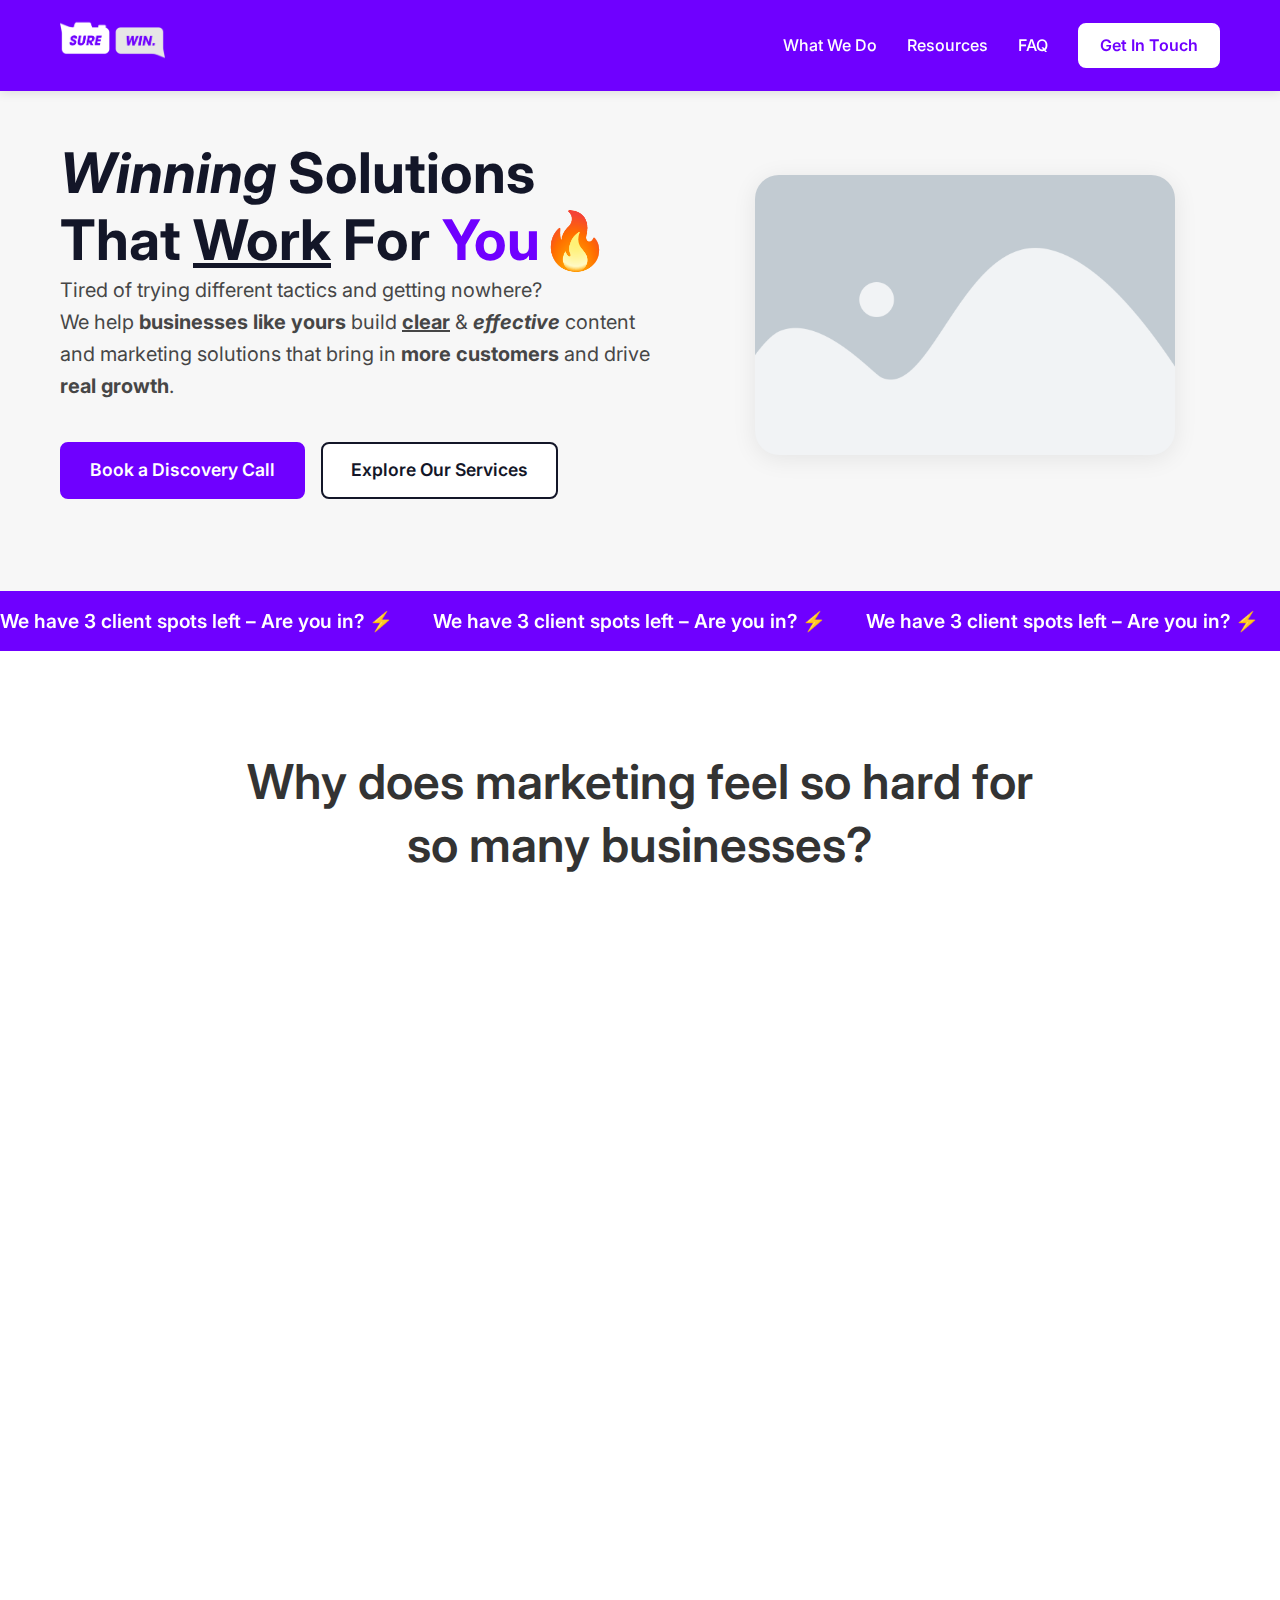
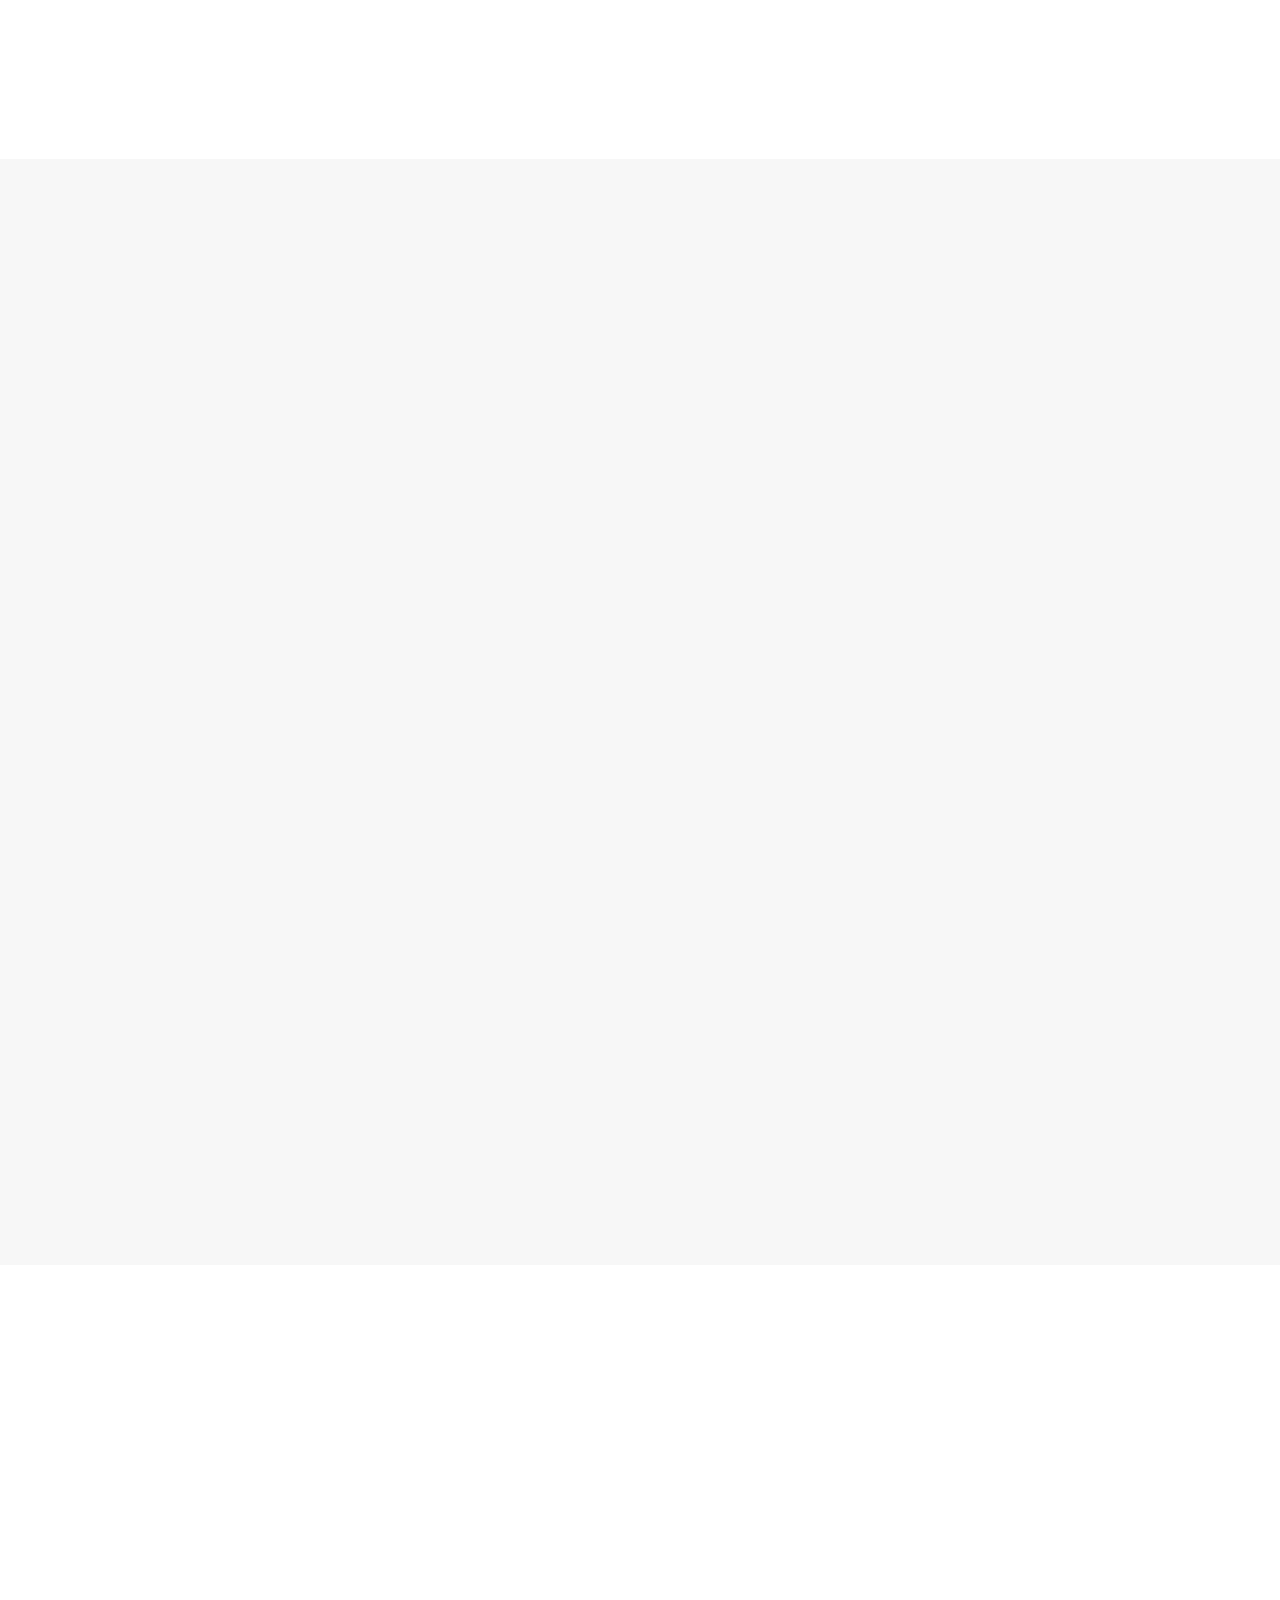
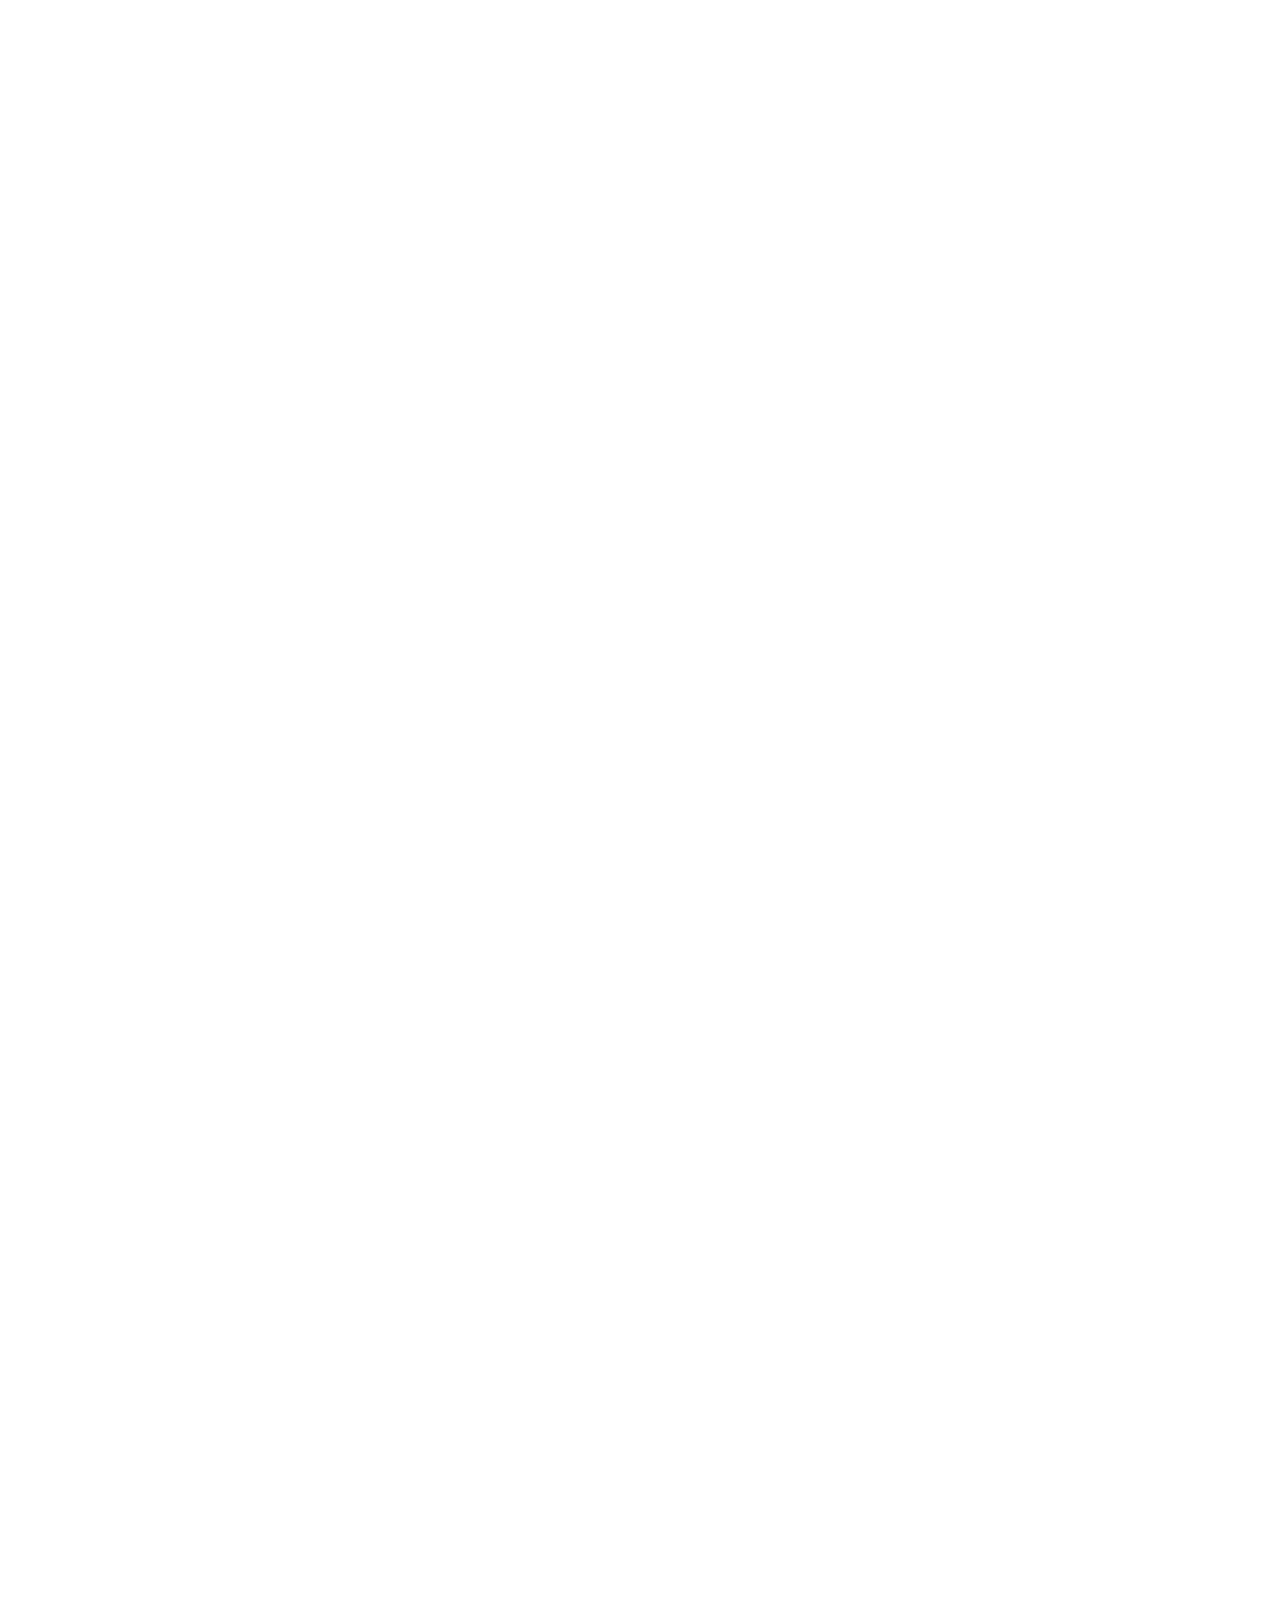
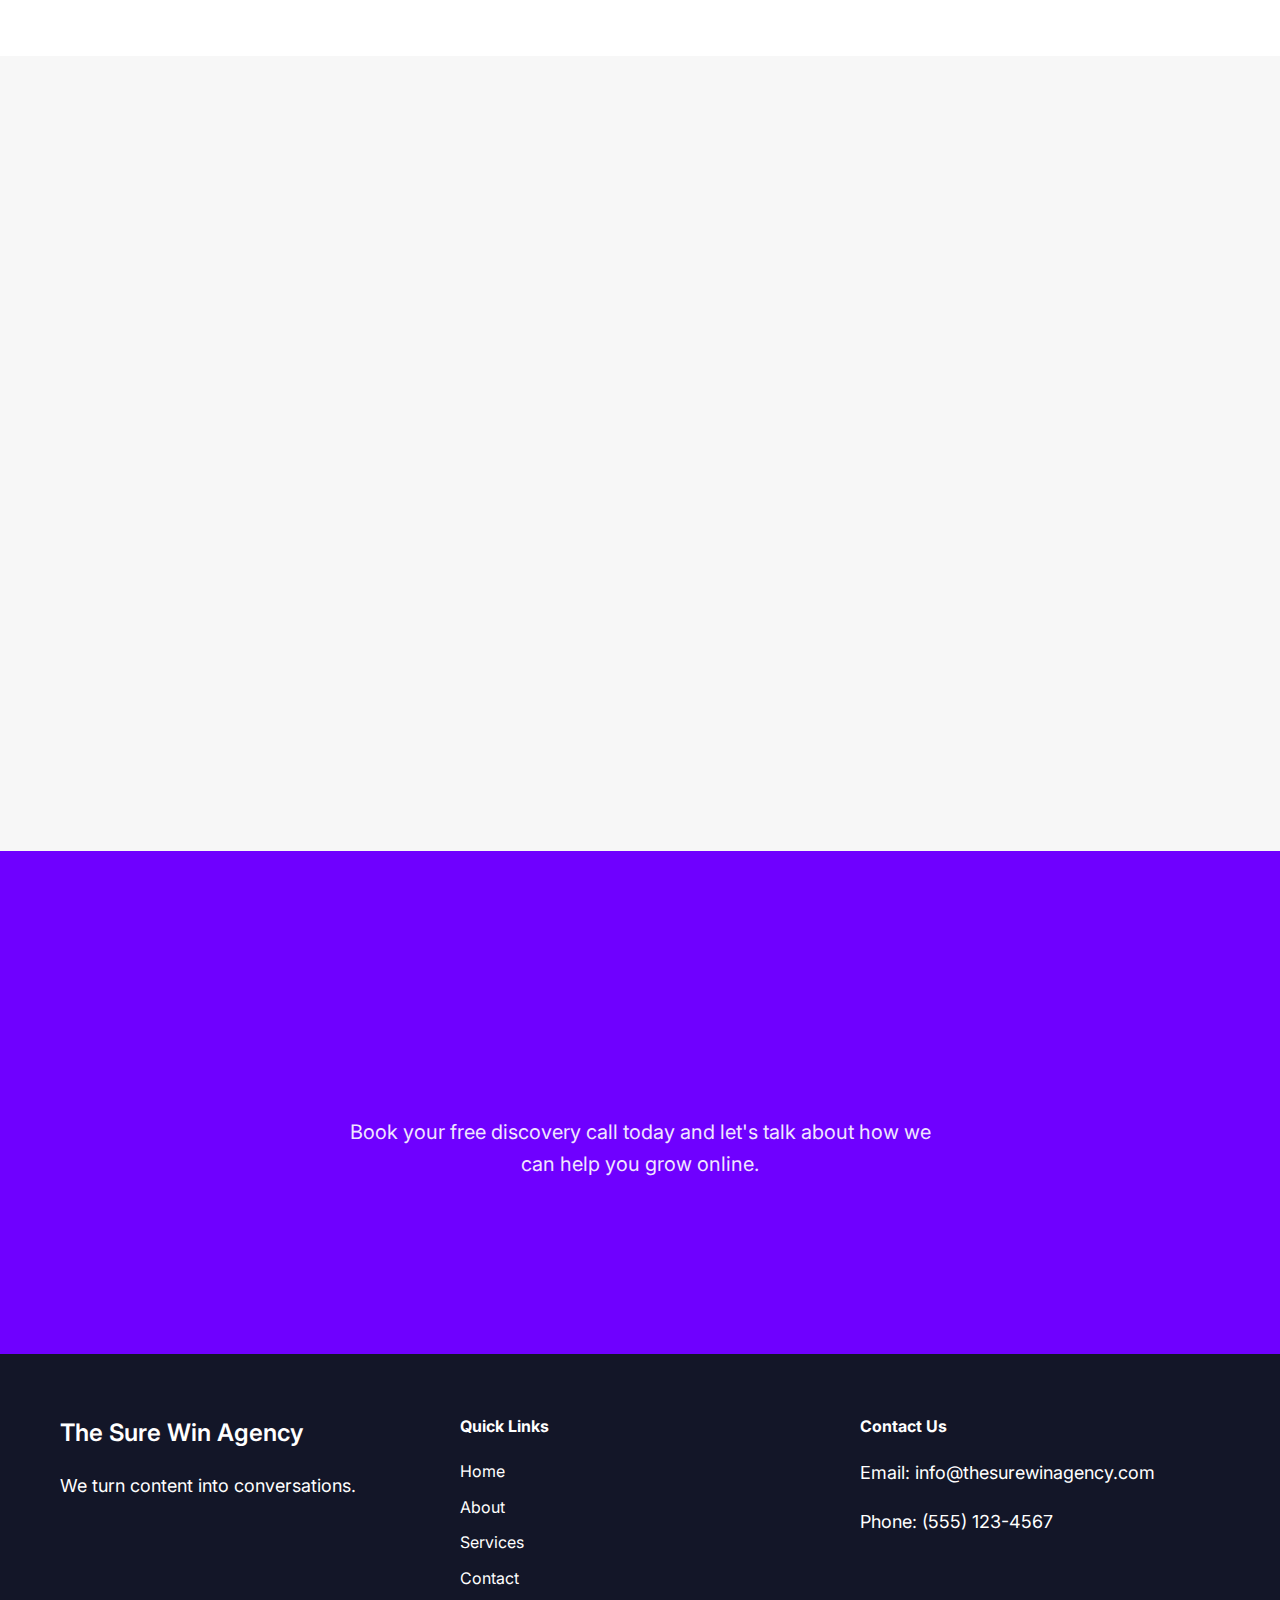
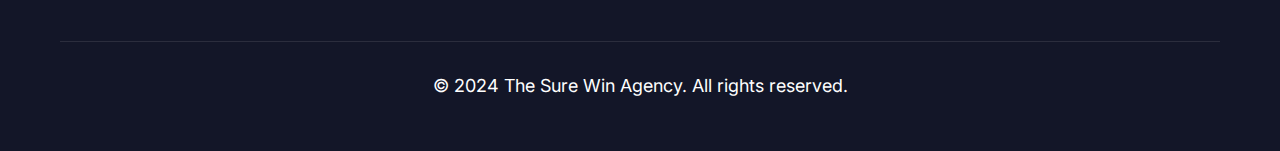
<file: index.html>
<!DOCTYPE html>
<html lang="en">
<head>
    <meta charset="UTF-8">
    <meta name="viewport" content="width=device-width, initial-scale=1.0">
    <title>The Sure Win Agency - Digital Marketing & Web Development</title>
    <link rel="stylesheet" href="css/styles.css">
    <link rel="stylesheet" href="https://cdnjs.cloudflare.com/ajax/libs/font-awesome/6.4.0/css/all.min.css">
    <link rel="preconnect" href="https://fonts.googleapis.com">
    <link rel="preconnect" href="https://fonts.gstatic.com" crossorigin>
    <link href="https://fonts.googleapis.com/css2?family=Inter:wght@400;500;600;700&display=swap" rel="stylesheet">
    <script src="js/navigation.js"></script>
</head>
<body>
    <!-- Floating CTA Wrapper -->
    <div class="floating-cta-wrapper">
        <div class="floating-cta">
            <span class="cta-text">Ready to grow your business?</span>
            <a href="contact.html" class="cta-button">
                Book a Call
            
            </a>
        </div>
    </div>

    <!-- Navigation will be inserted by navigation.js -->

    <!-- Main Content Wrapper with padding to prevent overlap -->
    <div class="floating-cta-padding">
        <!-- Hero Section -->
        <section class="services-hero new-hero-layout">
            <div class="container hero-flex">
                <div class="hero-left">
                    <h1 class="hero-title"><i>Winning</i> Solutions That <u>Work</u> For <span class="highlight-primary">You</span>🔥</h1>
                    <p class="hero-subtitle">Tired of trying different tactics and getting nowhere?
                       <br> We help <b>businesses like yours</b> build <u><b>clear</b></u> & <i><b>effective</b></i> content and marketing solutions that bring in <b>more customers</b> and drive <b>real growth</b>.</p>
                    <div class="hero-cta-buttons">
                        <a href="contact.html" class="cta-button primary">Book a Discovery Call</a>
                        <a href="services.html" class="cta-button secondary">Explore Our Services</a>
                    </div>
                </div>
                <div class="hero-right">
                    <img src="images/elementor-placeholder-image.png" alt="Digital Marketing Success">
                </div>
            </div>
        </section>

        <!-- Marquee Section -->
        <div class="marquee-section">
            <div class="marquee-content" id="marquee-content">
                <span>We have 3 client spots left – Are you in? ⚡</span>
                <span>We have 3 client spots left – Are you in? ⚡</span>
                <span>We have 3 client spots left – Are you in? ⚡</span>
                <span>We have 3 client spots left – Are you in? ⚡</span>
                <span>We have 3 client spots left – Are you in? ⚡</span>
            </div>
        </div>
        <script>
        document.addEventListener("DOMContentLoaded", function() {
            const marquee = document.getElementById('marquee-content');
            const marqueeSection = marquee.parentElement;
            
            // Ensure the animation is smooth by setting the width
            marquee.style.width = 'auto';
            
            // Reset the animation if it's not running
            function resetAnimation() {
                marquee.style.animation = 'none';
                requestAnimationFrame(() => {
                    marquee.style.animation = '';
                });
            }
            
            // Reset animation on window resize
            window.addEventListener('resize', resetAnimation);
        });
        </script>

        <!-- Problem Section -->
        <section class="problem-section">
            <div class="container">
                <h2 class="animate-on-scroll">Why does marketing feel so hard for so many businesses?</h2>
                <div class="problem-grid">

                    <div class="problem-card animate-on-scroll" data-delay="0.3">
                        <span class="who-emoji">🗑️</span>
                        <h3>Wasted Time</h3>
                        <p>You're spending valuable time trying to figure out creating content and marketing on your own, with nothing to show for it.</p>
                    </div>
                    <div class="problem-card animate-on-scroll" data-delay="0.1">
                        <span class="who-emoji">📉</span>
                        <h3>Low Engagement</h3>
                        <p>You're putting in the effort & showing up online but getting little to no likes, comments, or real customer engagement.</p>
                    </div>
                    <div class="problem-card animate-on-scroll" data-delay="0.2">
                        <span class="who-emoji">👎</span>
                        <h3>Stuck Doing It Manually</h3>
                        <p>You're juggling tasks that could be automated, leaving you with less time to focus on your business.</p>
                    </div>
                    <div class="problem-card animate-on-scroll" data-delay="0.3">
                        <span class="who-emoji">🤔</span>
                        <h3>It's All Guesswork</h3>
                        <p>You're unsure what to focus on next, so you try a bit of everything without knowing if it's working.</p>
                    </div>
                    <div class="problem-card animate-on-scroll" data-delay="0.3">
                        <span class="who-emoji">😮‍💨</span>
                        <h3>Lack of Support</h3>
                        <p>You feel like you're figuring it all out alone, with no one to guide you or check if you're on the right track.</p>
                    </div>
                    <div class="problem-card animate-on-scroll" data-delay="0.3">
                        <span class="who-emoji">😴</span>
                        <h3>It's Costing You</h3>
                        <p>You've avoided investing in expert help, but the time and energy you're investing adds up to nothing.</p>
                    </div>
                </div>
                <div class="who-cta animate-on-scroll" data-delay="0.3">Sound familiar? You're not alone.
                </div>

            </div>
        </section>

        <!-- Solution Section -->
        <section class="solution-section">
            <div class="container">
                <h2 class="animate-on-scroll">Imagine if your marketing <i>actually</i> worked for your business.</h2>
                <div class="solution-grid">
                    <div class="solution-card animate-on-scroll" data-delay="0.1">
                        <span class="who-emoji">📝</span>
                        <h3>Better Content</h3>
                        <p>Turn your content into conversations with your customers with content that connects with engages them.</p>
                    </div>
                    <div class="solution-card animate-on-scroll" data-delay="0.2">
                        <span class="who-emoji">🧭</span>
                        <h3>Clear Direction</h3>
                        <p>Know exactly what to do next with a step-by-step plan built by experts who understand what works.</p>
                    </div>
                    <div class="solution-card animate-on-scroll" data-delay="0.3">
                        <span class="who-emoji">💡</span>
                        <h3>Expert Support</h3>
                        <p>Work with people who've done it before—so you don't have to figure it all out on your own.</p>
                    </div>
                    <div class="solution-card animate-on-scroll" data-delay="0.1">
                        <span class="who-emoji">🥳</span>
                        <h3>Less Stress</h3>
                        <p>Stop second-guessing your marketing and finally feel confident that you're on the right track.</p>
                    </div>
                    <div class="solution-card animate-on-scroll" data-delay="0.3">
                        <span class="who-emoji">🙌</span>
                        <h3>More Engagement</h3>
                        <p>Reach the right people, start real conversations, and build trust that turns followers into customers.</p>
                    </div>
                    <div class="solution-card animate-on-scroll" data-delay="0.2">
                        <span class="who-emoji">🤑</span>
                        <h3>More Revenue</h3>
                        <p>Get more customers through content that actually converts and brings in the money.</p>
                    </div>
                
                </div>
                <div class="who-cta animate-on-scroll" data-delay="0.3">That's what we do.
                    <br>Clear. Measurable. Repeatable.
                </div>
            </div>
        </section>

        <!-- Dynamic Cards Section -->
        <section class="dynamic-cards-section">
            <div class="container">
                <h2 class="animate-on-scroll" style="text-align: center;">Discover Our Featured Services</h2>
                <div class="dynamic-cards-grid">
                    <div class="dynamic-card card-large animate-on-scroll" data-delay="0.1" style="background-image: url('images/elementor-placeholder-image.png');">
                        <div class="card-overlay">
                            <h3>Content Creation.</h3>
                                <p>Stand out with content that doesn't just look great, but is built to connect with the people who matter most to your business.</p>
                            <a href="#" class="card-btn">Find Out More</a>
                        </div>
                    </div>
                    <div class="dynamic-card card-medium animate-on-scroll" data-delay="0.1" style="background-image: url('images/elementor-placeholder-image.png');">
                        <div class="card-overlay">
                            <h3>Social Media Management</h3>
                            <p>Expert social platform management to engage your audience.</p>
                            <a href="#" class="card-btn">Find Out More</a>
                        </div>
                    </div>
                    <div class="dynamic-card card-medium animate-on-scroll" data-delay="0.1" style="background-image: url('images/elementor-placeholder-image.png');">
                        <div class="card-overlay">
                            <h3>Ai Automations</h3>
                            <p>Free up your time with custom-built Ai systems to automate tasks.</p>
                            <a href="#" class="card-btn">Find Out More</a>
                        </div>
                    </div>
                    <div class="dynamic-card card-large animate-on-scroll" data-delay="0.1" style="background-image: url('images/elementor-placeholder-image.png');">
                        <div class="card-overlay">
                            <h3>Coaching</h3>
                            <p>Work one-on-one with a marketing expert to develop custom strategies, fix bottlenecks, and build confidence.</p>
                            <a href="#" class="card-btn">Find Out More</a>
                        </div>
                    </div>
                    <div class="dynamic-card card-small animate-on-scroll" data-delay="0.1" style="background-image: url('images/elementor-placeholder-image.png');">
                        <div class="card-overlay">
                            <h3>Social Media Ads</h3>
                            <p>Reach the right people, at the right time, with ads that get results.</p>
                            <a href="#" class="card-btn">Find Out More</a>
                        </div>
                    </div>
                    <div class="dynamic-card card-small animate-on-scroll" data-delay="0.1" style="background-image: url('images/elementor-placeholder-image.png');">
                        <div class="card-overlay">
                            <h3>Content Creation Classes</h3>
                            <p>Equip your team with the knowledge to create great content in-house.</p>
                            <a href="#" class="card-btn">Find Out More</a>
                        </div>
                    </div>
                    <div class="dynamic-card card-small animate-on-scroll" data-delay="0.1" style="background-image: url('images/elementor-placeholder-image.png');">
                        <div class="card-overlay">
                            <h3>DIY Solutions</h3>
                            <p>Access our library of templates, tools, and resources to get started on your own.</p>
                            <a href="#" class="card-btn">Find Out More</a>
                        </div>
                    </div>
                </div>
                <div class="who-cta animate-on-scroll" data-delay="0.3" style="text-align: center;">
                    <a href="services.html" class="cta-button primary">View All Services</a>
                </div>
            </div>
        </section>

        <!-- My Story Section -->
        <section class="my-story-section">
            <div class="container story-container">
                <div class="story-content">
                    <h2 class="story-title animate-on-scroll" data-delay="0.1">Hi, I'm <span class="highlight-primary">Ben</span> 👋</h2>
                    <p class="story-text animate-on-scroll" data-delay="0.2">
                        After 10+ years of helping businesses navigate the complex world of digital marketing, and navigating it for the past 5 years with my own businesses, I've come to realise something crucial: <span class="story-highlight">success comes from creating systems that work for your unique business.</span>
                    </p>
                    <p class="story-text animate-on-scroll" data-delay="0.3">
                        I started <b>The Sure Win Agency</b> with one mission: <b>to help businesses like yours build clear, effective marketing solutions that drive real growth.</b> No more guesswork, no more wasted time - <span class="story-highlight">just proven strategies that get results.</span>
                    </p>
                    <p class="story-text animate-on-scroll" data-delay="0.4">
                        Whether you're looking for resources for 'do it yourself' marketing, to collaborate with experts, or hand off the entire process for someone else to deal with, we've got you covered. Our approach is simple: <span class="story-highlight">we meet you where you are and help you get where you want to be.</span>
                    </p>
                    <div class="story-cta animate-on-scroll" data-delay="0.5">
                        <a href="contact.html" class="cta-button primary">Let's Work Together</a>
                    </div>
                </div>
                <div class="story-image animate-on-scroll" data-delay="0.2">
                    <img src="images/elementor-placeholder-image.png" alt="Founder of The Sure Win Agency" />
                </div>
            </div>
        </section>

        <!-- Perks Section -->
        <section class="perks-section">
            <div class="container perks-container">
                <div class="perks-image animate-on-scroll" data-delay="0.1">
                    <img src="images/elementor-placeholder-image.png" alt="Perks Example" />
                </div>
                <div class="perks-content">
                    <h2 class="perks-title animate-on-scroll" data-delay="0.1">The perks</h2>
                    <div class="perks-grid">
                        <div class="perk-item animate-on-scroll" data-delay="0.1">
                            <span class="perk-badge premium">Personal & Practical</span>
                            <h3>Plan your trip, all in one place</h3>
                            <p>Browse our map for unique stays that align with our brand. Effortlessly find attractions, things to do and places to eat or drink near by.</p>
                        </div>
                        <div class="perk-item animate-on-scroll" data-delay="0.1">
                            <span class="perk-badge free">Free</span>
                            <h3>Built Around You</h3>
                            <p>Your strategy isn't pulled from a template; it's tailored to your business, your goals, and your style of working.</p>
                        </div>
                        <div class="perk-item animate-on-scroll" data-delay="0.1">
                            <span class="perk-badge premium">Premium</span>
                            <h3>Exclusive club deals</h3>
                            <p>UKR Club deals can't be found anywhere else. Our exclusive deals save members up to 25% on booking costs.</p>
                        </div>
                        <div class="perk-item animate-on-scroll" data-delay="0.1">
                            <span class="perk-badge free">Free</span>
                            <h3>View last minute offers</h3>
                            <p>Hear about late availability and cancellations so you can snap up dates before others.</p>
                        </div>
                    </div>
                </div>
            </div>
        </section>

        <!-- CTA Section -->
        <section class="cta-section">
            <div class="container">
                <h2 class="animate-on-scroll">You're one conversation away from changing everything</h2>
                <p class="animate-on-scroll">Book your free discovery call today and let's talk about how we can help you grow online.</p>
                <a href="contact.html" class="cta-button animate-on-scroll">Book Discovery Call</a>
            </div>
        </section>
    </div>

    <!-- Footer -->

    <script src="js/main.js"></script>
    <script>
        // Scroll animation and floating CTA only
        document.addEventListener('DOMContentLoaded', function() {
            const animateElements = document.querySelectorAll('.animate-on-scroll');
            const floatingCTA = document.querySelector('.floating-cta-wrapper');
            let lastScrollTop = 0;
            
            const observer = new IntersectionObserver((entries) => {
                entries.forEach(entry => {
                    if (entry.isIntersecting) {
                        const delay = entry.target.getAttribute('data-delay') || 0;
                        setTimeout(() => {
                            entry.target.classList.add('animate');
                        }, delay * 1000);
                    }
                });
            }, {
                threshold: 0.1
            });

            animateElements.forEach(element => {
                observer.observe(element);
            });

            // Scroll-based CTA visibility
            window.addEventListener('scroll', function() {
                const scrollTop = window.pageYOffset || document.documentElement.scrollTop;
                
                if (scrollTop > 300) { // Show CTA after scrolling 300px
                    if (scrollTop > lastScrollTop) {
                        // Scrolling down
                        floatingCTA.classList.add('visible');
                    } else {
                        // Scrolling up
                        floatingCTA.classList.remove('visible');
                    }
                } else {
                    // Hide CTA when near top of page
                    floatingCTA.classList.remove('visible');
                }
                
                lastScrollTop = scrollTop;
            });
        });
    </script>
</body>
</html>
</file>
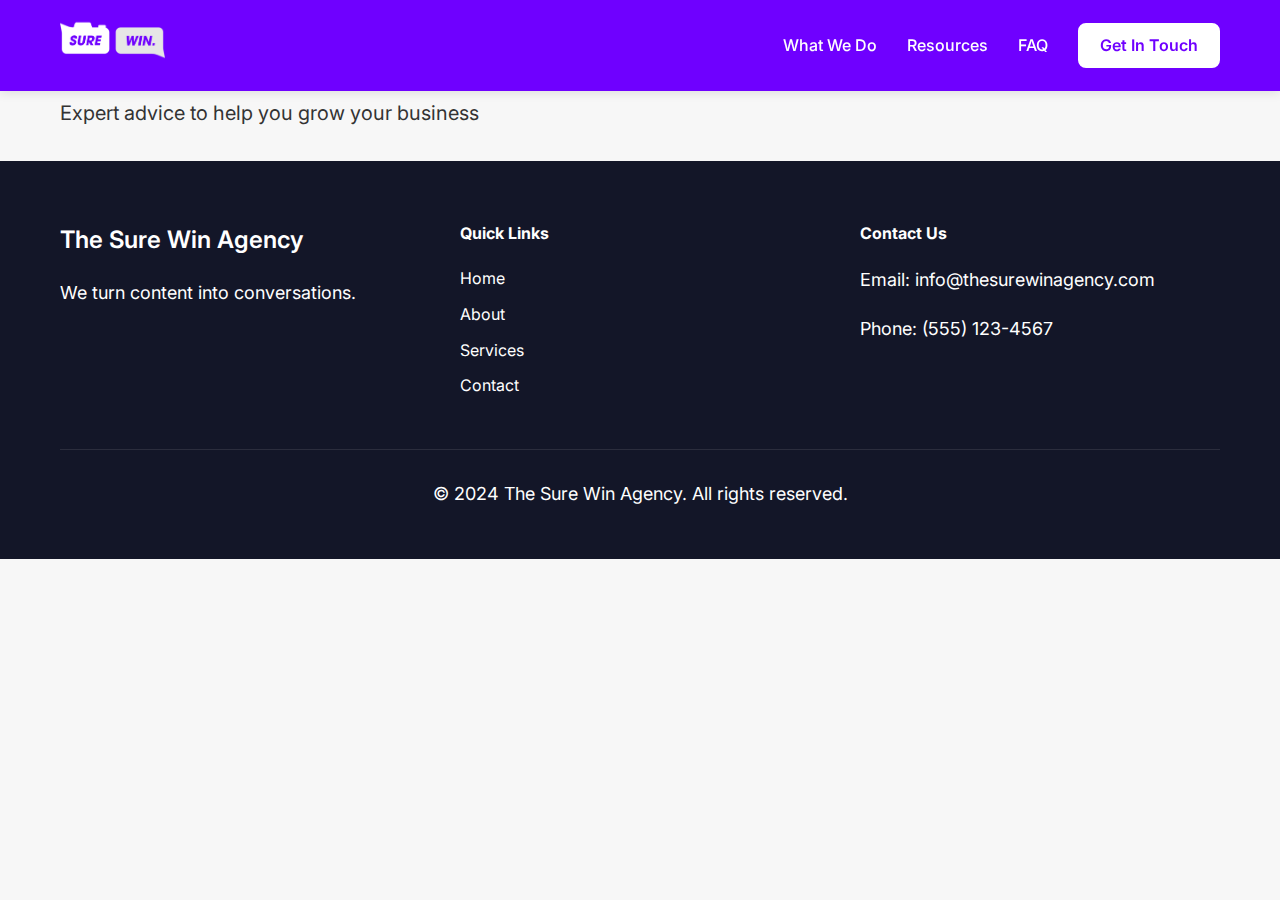
<file: blog/index.html>
<!DOCTYPE html>
<html lang="en">
<head>
    <meta charset="UTF-8">
    <meta name="viewport" content="width=device-width, initial-scale=1.0">
    <title>Blog | The Sure Win Agency | Marketing Insights & Tips</title>
    <meta name="description" content="Discover marketing insights, tips, and strategies from The Sure Win Agency. Learn how to grow your business with our expert advice and industry knowledge.">
    <link rel="stylesheet" href="../css/styles.css">
    <link rel="preconnect" href="https://fonts.googleapis.com">
    <link rel="preconnect" href="https://fonts.gstatic.com" crossorigin>
    <link href="https://fonts.googleapis.com/css2?family=Inter:wght@400;500;600;700&display=swap" rel="stylesheet">
    <link rel="stylesheet" href="https://cdnjs.cloudflare.com/ajax/libs/font-awesome/6.0.0/css/all.min.css">
    <script src="../js/navigation.js"></script>
</head>
<body>
    <!-- Navigation will be inserted by navigation.js -->

    <!-- Blog Hero Section -->
    <section class="blog-hero">
        <div class="container">
            <h1>Marketing Insights & Tips</h1>
            <p class="hero-subtitle">Expert advice to help you grow your business</p>
        </div>
    </section>

    <!-- Blog Posts Grid -->
    <section class="blog-posts">
        <div class="container">
            <div class="blog-grid" id="blog-posts-container">
                <!-- Blog posts will be dynamically inserted here -->
            </div>
        </div>
    </section>

    <!-- Footer will be inserted by navigation.js -->

    <script src="../js/main.js"></script>
    <script src="../js/blog.js"></script>
</body>
</html>
</file>
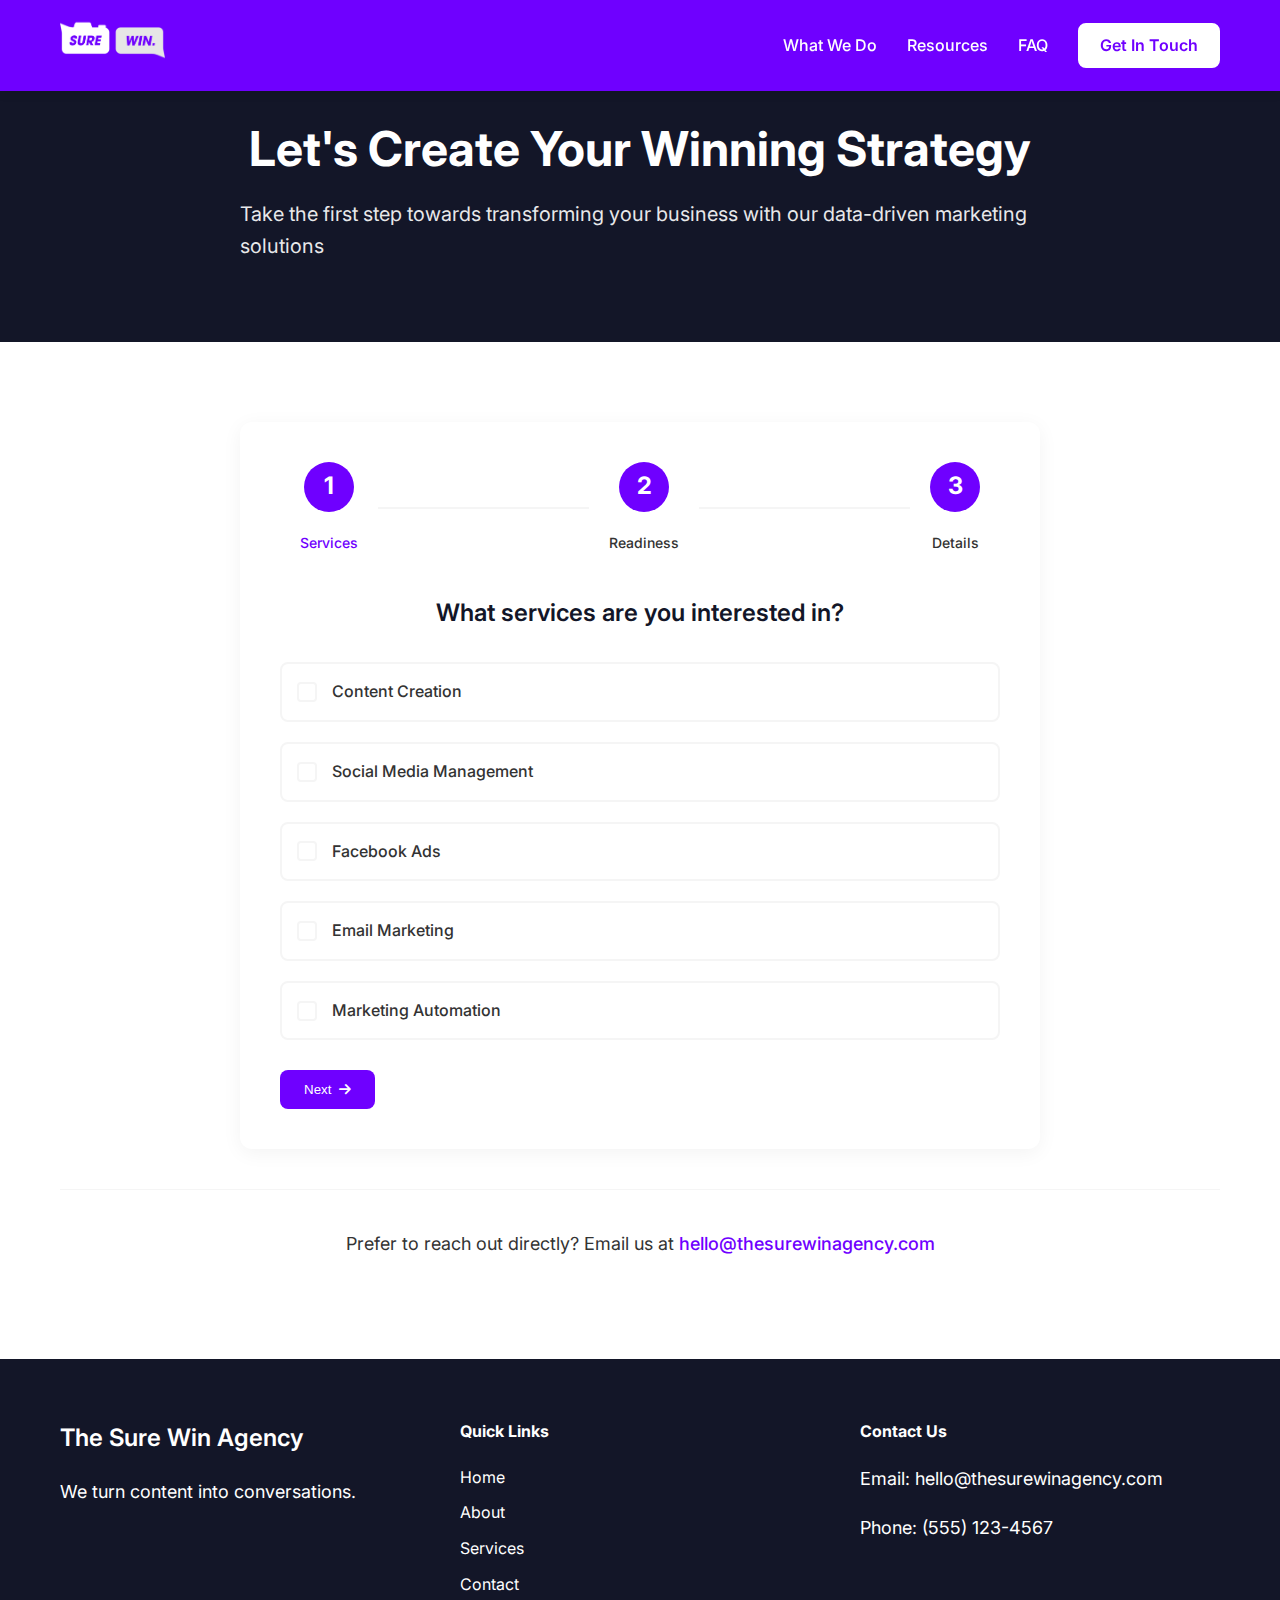
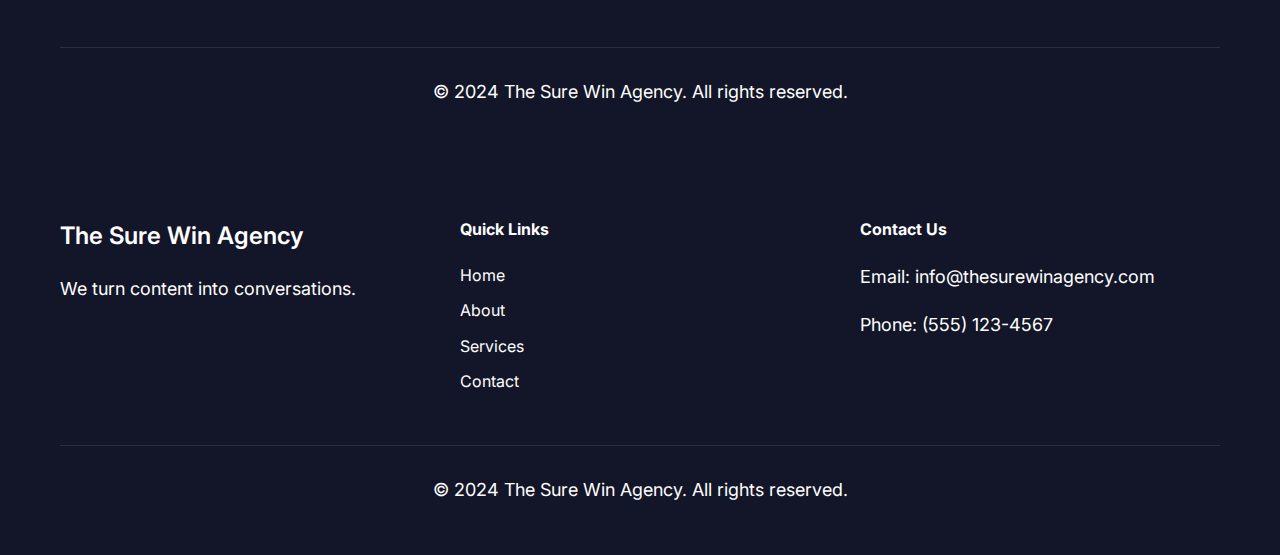
<file: contact.html>
<!DOCTYPE html>
<html lang="en">
<head>
    <meta charset="UTF-8">
    <meta name="viewport" content="width=device-width, initial-scale=1.0">
    <title>Contact Us - The Sure Win Agency</title>
    <link rel="stylesheet" href="css/styles.css">
    <link rel="preconnect" href="https://fonts.googleapis.com">
    <link rel="preconnect" href="https://fonts.gstatic.com" crossorigin>
    <link href="https://fonts.googleapis.com/css2?family=Inter:wght@400;500;600;700&display=swap" rel="stylesheet">
    <link rel="stylesheet" href="https://cdnjs.cloudflare.com/ajax/libs/font-awesome/6.0.0/css/all.min.css">
    <script src="js/navigation.js"></script>
</head>
<body>
    <!-- Navigation will be inserted by navigation.js -->

    <!-- Contact Hero Section -->
    <section class="contact-hero">
        <div class="container">
            <h1>Let's Create Your Winning Strategy</h1>
            <p class="hero-subtitle">Take the first step towards transforming your business with our data-driven marketing solutions</p>
        </div>
    </section>

    <!-- Multi-step Form Section -->
    <section class="contact-form-section">
        <div class="container">
            <div class="form-container">
                <div class="form-progress">
                    <div class="progress-step active" data-step="1">
                        <div class="step-number">1</div>
                        <div class="step-label">Services</div>
                    </div>
                    <div class="progress-step" data-step="2">
                        <div class="step-number">2</div>
                        <div class="step-label">Readiness</div>
                    </div>
                    <div class="progress-step" data-step="3">
                        <div class="step-number">3</div>
                        <div class="step-label">Details</div>
                    </div>
                </div>

                <form id="contact-form" class="multi-step-form">
                    <!-- Step 1: Services -->
                    <div class="form-step active" data-step="1">
                        <h3>What services are you interested in?</h3>
                        <div class="service-options">
                            <label class="service-option">
                                <input type="checkbox" name="services" value="content-creation">
                                <span class="checkbox-custom"></span>
                                <span class="service-label">Content Creation</span>
                            </label>
                            <label class="service-option">
                                <input type="checkbox" name="services" value="social-media">
                                <span class="checkbox-custom"></span>
                                <span class="service-label">Social Media Management</span>
                            </label>
                            <label class="service-option">
                                <input type="checkbox" name="services" value="facebook-ads">
                                <span class="checkbox-custom"></span>
                                <span class="service-label">Facebook Ads</span>
                            </label>
                            <label class="service-option">
                                <input type="checkbox" name="services" value="email-marketing">
                                <span class="checkbox-custom"></span>
                                <span class="service-label">Email Marketing</span>
                            </label>
                            <label class="service-option">
                                <input type="checkbox" name="services" value="marketing-automation">
                                <span class="checkbox-custom"></span>
                                <span class="service-label">Marketing Automation</span>
                            </label>
                        </div>
                        <div class="form-buttons">
                            <button type="button" class="next-step">Next <i class="fas fa-arrow-right"></i></button>
                        </div>
                    </div>

                    <!-- Step 2: Readiness -->
                    <div class="form-step" data-step="2">
                        <h3>Are you ready to invest in a solution?</h3>
                        <div class="readiness-options">
                            <label class="readiness-option">
                                <input type="radio" name="readiness" value="ready" required>
                                <span class="radio-custom"></span>
                                <span class="readiness-label">Yes, I'm ready to start now</span>
                            </label>
                            <label class="readiness-option">
                                <input type="radio" name="readiness" value="planning">
                                <span class="radio-custom"></span>
                                <span class="readiness-label">I'm planning for the future</span>
                            </label>
                            <label class="readiness-option">
                                <input type="radio" name="readiness" value="researching">
                                <span class="radio-custom"></span>
                                <span class="readiness-label">Just researching options</span>
                            </label>
                        </div>
                        <div class="form-buttons">
                            <button type="button" class="prev-step"><i class="fas fa-arrow-left"></i> Previous</button>
                            <button type="button" class="next-step">Next <i class="fas fa-arrow-right"></i></button>
                        </div>
                    </div>

                    <!-- Step 3: Contact Details -->
                    <div class="form-step" data-step="3">
                        <h3>Tell us about yourself</h3>
                        <div class="form-fields">
                            <div class="form-group">
                                <label for="name">Full Name</label>
                                <input type="text" id="name" name="name" required>
                            </div>
                            <div class="form-group">
                                <label for="business">Business Name</label>
                                <input type="text" id="business" name="business" required>
                            </div>
                            <div class="form-group">
                                <label for="email">Email Address</label>
                                <input type="email" id="email" name="email" required>
                            </div>
                            <div class="form-group">
                                <label for="phone">Phone Number</label>
                                <input type="tel" id="phone" name="phone" required>
                            </div>
                            <div class="form-group">
                                <label for="budget">Monthly Marketing Budget</label>
                                <select id="budget" name="budget" required>
                                    <option value="">Select a range</option>
                                    <option value="1000-2500">$1,000 - $2,500</option>
                                    <option value="2500-5000">$2,500 - $5,000</option>
                                    <option value="5000-10000">$5,000 - $10,000</option>
                                    <option value="10000+">$10,000+</option>
                                </select>
                            </div>
                            <div class="form-group">
                                <label for="message">Additional Information</label>
                                <textarea id="message" name="message" rows="4" placeholder="Tell us about your goals and challenges"></textarea>
                            </div>
                        </div>
                        <div class="form-buttons">
                            <button type="button" class="prev-step"><i class="fas fa-arrow-left"></i> Previous</button>
                            <button type="submit" class="submit-form">Submit <i class="fas fa-check"></i></button>
                        </div>
                    </div>
                </form>
            </div>

            <div class="contact-info">
                <p>Prefer to reach out directly? Email us at <a href="mailto:hello@thesurewinagency.com">hello@thesurewinagency.com</a></p>
            </div>
        </div>
    </section>

    <!-- Footer -->
    <footer class="footer">
        <div class="container">
            <div class="footer-grid">
                <div class="footer-info">
                    <h3>The Sure Win Agency</h3>
                    <p>We turn content into conversations.</p>
                </div>
                <div class="footer-links">
                    <h4>Quick Links</h4>
                    <a href="index.html">Home</a>
                    <a href="about.html">About</a>
                    <a href="services.html">Services</a>
                    <a href="contact.html">Contact</a>
                </div>
                <div class="footer-contact">
                    <h4>Contact Us</h4>
                    <p>Email: hello@thesurewinagency.com</p>
                    <p>Phone: (555) 123-4567</p>
                </div>
            </div>
            <div class="footer-bottom">
                <p>&copy; 2024 The Sure Win Agency. All rights reserved.</p>
            </div>
        </div>
    </footer>

    <script src="js/main.js"></script>
    <script src="js/contact-form.js"></script>
</body>
</html>
</file>
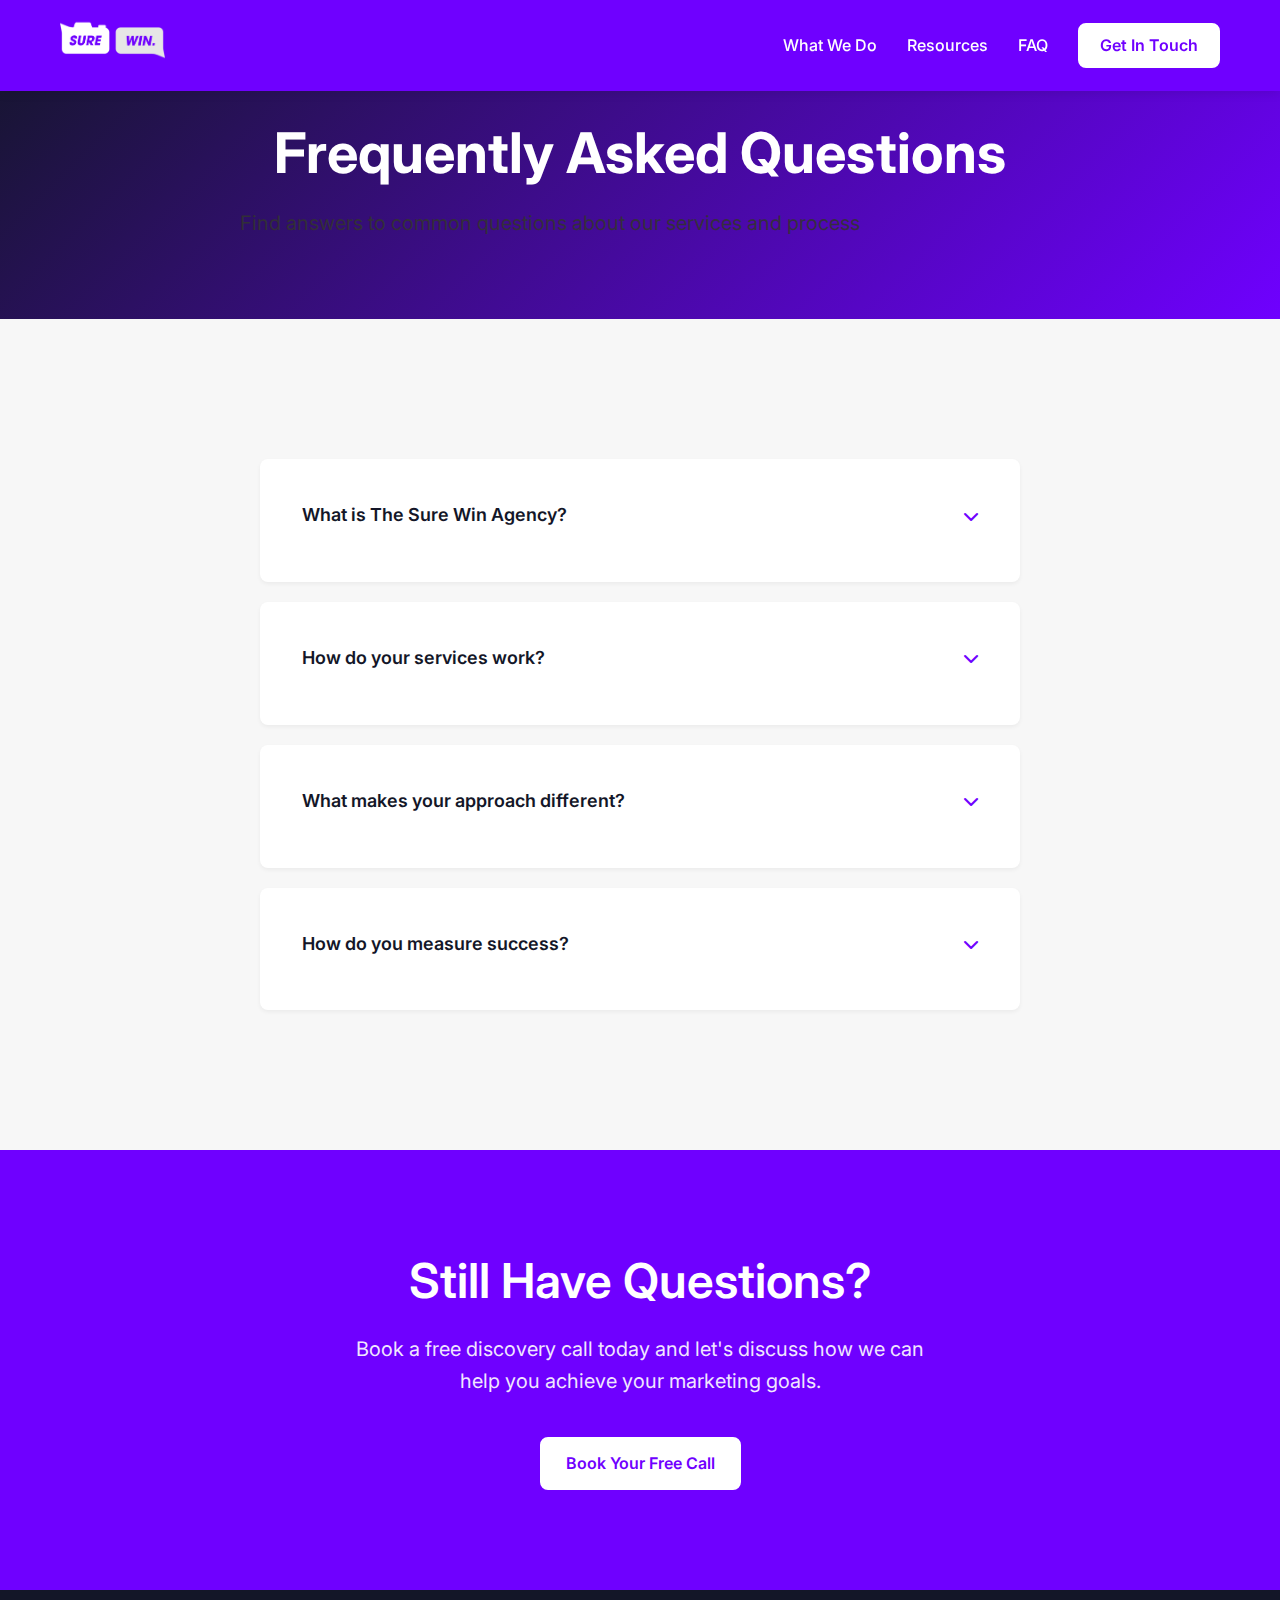
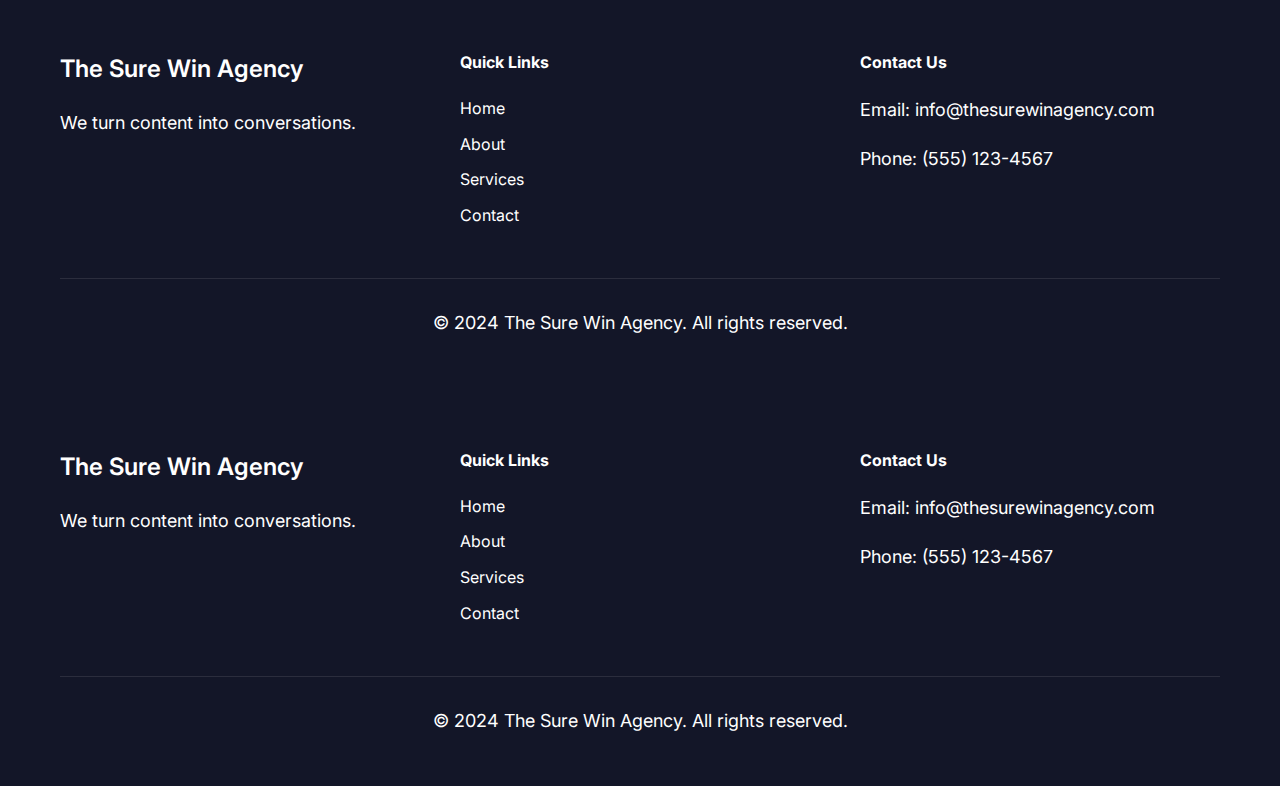
<file: faq.html>
<!DOCTYPE html>
<html lang="en">
<head>
    <meta charset="UTF-8">
    <meta name="viewport" content="width=device-width, initial-scale=1.0">
    <title>FAQ | The Sure Win Agency | Frequently Asked Questions</title>
    <meta name="description" content="Find answers to common questions about our marketing services, pricing, and process. The Sure Win Agency is here to help you understand how we can help your business grow.">
    <link rel="stylesheet" href="css/styles.css">
    <link rel="preconnect" href="https://fonts.googleapis.com">
    <link rel="preconnect" href="https://fonts.gstatic.com" crossorigin>
    <link href="https://fonts.googleapis.com/css2?family=Inter:wght@400;500;600;700&display=swap" rel="stylesheet">
    <link rel="stylesheet" href="https://cdnjs.cloudflare.com/ajax/libs/font-awesome/6.0.0/css/all.min.css">
    <script type="application/ld+json">
    {
        "@context": "https://schema.org",
        "@type": "FAQPage",
        "mainEntity": [{
            "@type": "Question",
            "name": "What is The Sure Win Agency?",
            "acceptedAnswer": {
                "@type": "Answer",
                "text": "Lorem ipsum dolor sit amet, consectetur adipiscing elit, sed do eiusmod tempor incididunt ut labore et dolore magna aliqua. Ut enim ad minim veniam, quis nostrud exercitation ullamco laboris nisi ut aliquip ex ea commodo consequat."
            }
        }, {
            "@type": "Question",
            "name": "How do your services work?",
            "acceptedAnswer": {
                "@type": "Answer",
                "text": "Lorem ipsum dolor sit amet, consectetur adipiscing elit, sed do eiusmod tempor incididunt ut labore et dolore magna aliqua. Ut enim ad minim veniam, quis nostrud exercitation ullamco laboris nisi ut aliquip ex ea commodo consequat."
            }
        }, {
            "@type": "Question",
            "name": "What makes your approach different?",
            "acceptedAnswer": {
                "@type": "Answer",
                "text": "Lorem ipsum dolor sit amet, consectetur adipiscing elit, sed do eiusmod tempor incididunt ut labore et dolore magna aliqua. Ut enim ad minim veniam, quis nostrud exercitation ullamco laboris nisi ut aliquip ex ea commodo consequat."
            }
        }, {
            "@type": "Question",
            "name": "How do you measure success?",
            "acceptedAnswer": {
                "@type": "Answer",
                "text": "Lorem ipsum dolor sit amet, consectetur adipiscing elit, sed do eiusmod tempor incididunt ut labore et dolore magna aliqua. Ut enim ad minim veniam, quis nostrud exercitation ullamco laboris nisi ut aliquip ex ea commodo consequat."
            }
        }]
    }
    </script>
    <script src="js/navigation.js"></script>
</head>
<body>
    <!-- Navigation will be inserted by navigation.js -->

    <!-- FAQ Hero Section -->
    <section class="faq-hero">
        <div class="container">
            <h1>Frequently Asked Questions</h1>
            <p class="hero-subtitle">Find answers to common questions about our services and process</p>
        </div>
    </section>

    <!-- FAQ Accordion Section -->
    <section class="faq-section">
        <div class="container">
            <div class="faq-grid">
                <div class="faq-item">
                    <div class="faq-question">
                        <h3>What is The Sure Win Agency?</h3>
                        <i class="fas fa-chevron-down"></i>
                    </div>
                    <div class="faq-answer">
                        <p>Lorem ipsum dolor sit amet, consectetur adipiscing elit, sed do eiusmod tempor incididunt ut labore et dolore magna aliqua. Ut enim ad minim veniam, quis nostrud exercitation ullamco laboris nisi ut aliquip ex ea commodo consequat.</p>
                    </div>
                </div>

                <div class="faq-item">
                    <div class="faq-question">
                        <h3>How do your services work?</h3>
                        <i class="fas fa-chevron-down"></i>
                    </div>
                    <div class="faq-answer">
                        <p>Lorem ipsum dolor sit amet, consectetur adipiscing elit, sed do eiusmod tempor incididunt ut labore et dolore magna aliqua. Ut enim ad minim veniam, quis nostrud exercitation ullamco laboris nisi ut aliquip ex ea commodo consequat.</p>
                    </div>
                </div>

                <div class="faq-item">
                    <div class="faq-question">
                        <h3>What makes your approach different?</h3>
                        <i class="fas fa-chevron-down"></i>
                    </div>
                    <div class="faq-answer">
                        <p>Lorem ipsum dolor sit amet, consectetur adipiscing elit, sed do eiusmod tempor incididunt ut labore et dolore magna aliqua. Ut enim ad minim veniam, quis nostrud exercitation ullamco laboris nisi ut aliquip ex ea commodo consequat.</p>
                    </div>
                </div>

                <div class="faq-item">
                    <div class="faq-question">
                        <h3>How do you measure success?</h3>
                        <i class="fas fa-chevron-down"></i>
                    </div>
                    <div class="faq-answer">
                        <p>Lorem ipsum dolor sit amet, consectetur adipiscing elit, sed do eiusmod tempor incididunt ut labore et dolore magna aliqua. Ut enim ad minim veniam, quis nostrud exercitation ullamco laboris nisi ut aliquip ex ea commodo consequat.</p>
                    </div>
                </div>
            </div>
        </div>
    </section>

    <!-- CTA Section -->
    <section class="cta-section">
        <div class="container">
            <h2>Still Have Questions?</h2>
            <p>Book a free discovery call today and let's discuss how we can help you achieve your marketing goals.</p>
            <div class="cta-buttons">
                <a href="contact.html" class="cta-button"><span>Book Your Free Call</span></a>
            </div>
        </div>
    </section>

    <!-- Footer -->
    <footer class="footer">
        <div class="container">
            <div class="footer-grid">
                <div class="footer-info">
                    <h3>The Sure Win Agency</h3>
                    <p>We turn content into conversations.</p>
                </div>
                <div class="footer-links">
                    <h4>Quick Links</h4>
                    <a href="index.html">Home</a>
                    <a href="about.html">About</a>
                    <a href="services.html">Services</a>
                    <a href="contact.html">Contact</a>
                </div>
                <div class="footer-contact">
                    <h4>Contact Us</h4>
                    <p>Email: info@thesurewinagency.com</p>
                    <p>Phone: (555) 123-4567</p>
                </div>
            </div>
            <div class="footer-bottom">
                <p>&copy; 2024 The Sure Win Agency. All rights reserved.</p>
            </div>
        </div>
    </footer>

    <script src="js/main.js"></script>
</body>
</html>
</file>
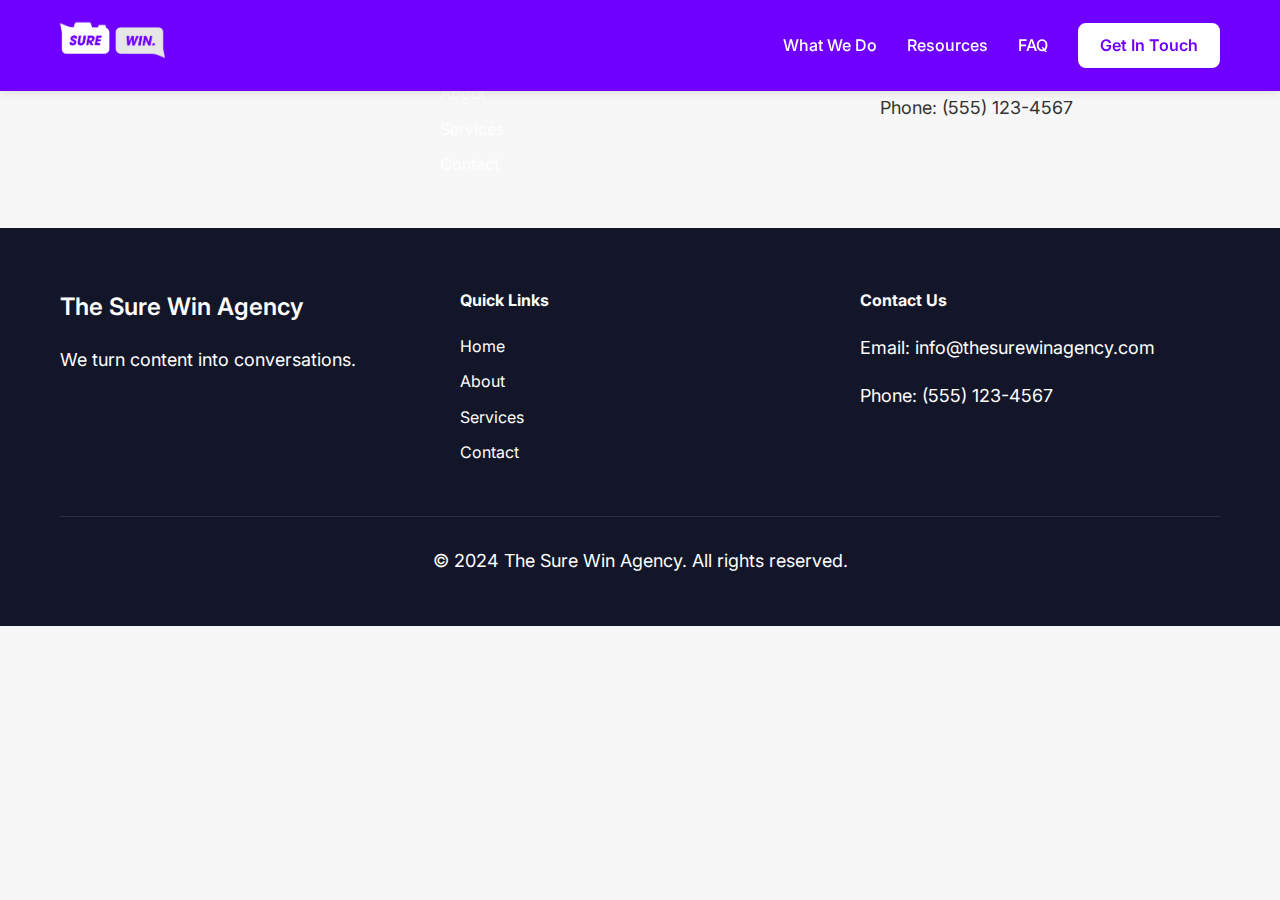
<file: resources.html>
<!DOCTYPE html>
<html lang="en">
<head>
    <meta charset="UTF-8">
    <meta name="viewport" content="width=device-width, initial-scale=1.0">
    <title>Resources | The Sure Win Agency</title>
    <link rel="stylesheet" href="css/styles.css">
    <link rel="preconnect" href="https://fonts.googleapis.com">
    <link rel="preconnect" href="https://fonts.gstatic.com" crossorigin>
    <link href="https://fonts.googleapis.com/css2?family=Inter:wght@400;500;600;700&display=swap" rel="stylesheet">
    <link rel="stylesheet" href="https://cdnjs.cloudflare.com/ajax/libs/font-awesome/6.0.0/css/all.min.css">
    <script src="js/navigation.js"></script>
</head>
<body>
    <!-- Navigation will be inserted by navigation.js -->

    <div class="footer-grid">
        <div class="footer-info">
            <h3>The Sure Win Agency</h3>
            <p>We turn content into conversations.</p>
        </div>
        <div class="footer-links">
            <h4>Quick Links</h4>
            <a href="index.html">Home</a>
            <a href="about.html">About</a>
            <a href="services.html">Services</a>
            <a href="contact.html">Contact</a>
        </div>
        <div class="footer-contact">
            <h4>Contact Us</h4>
            <p>Email: info@thesurewinagency.com</p>
            <p>Phone: (555) 123-4567</p>
        </div>
    </div> 
</body>
</html>
</file>
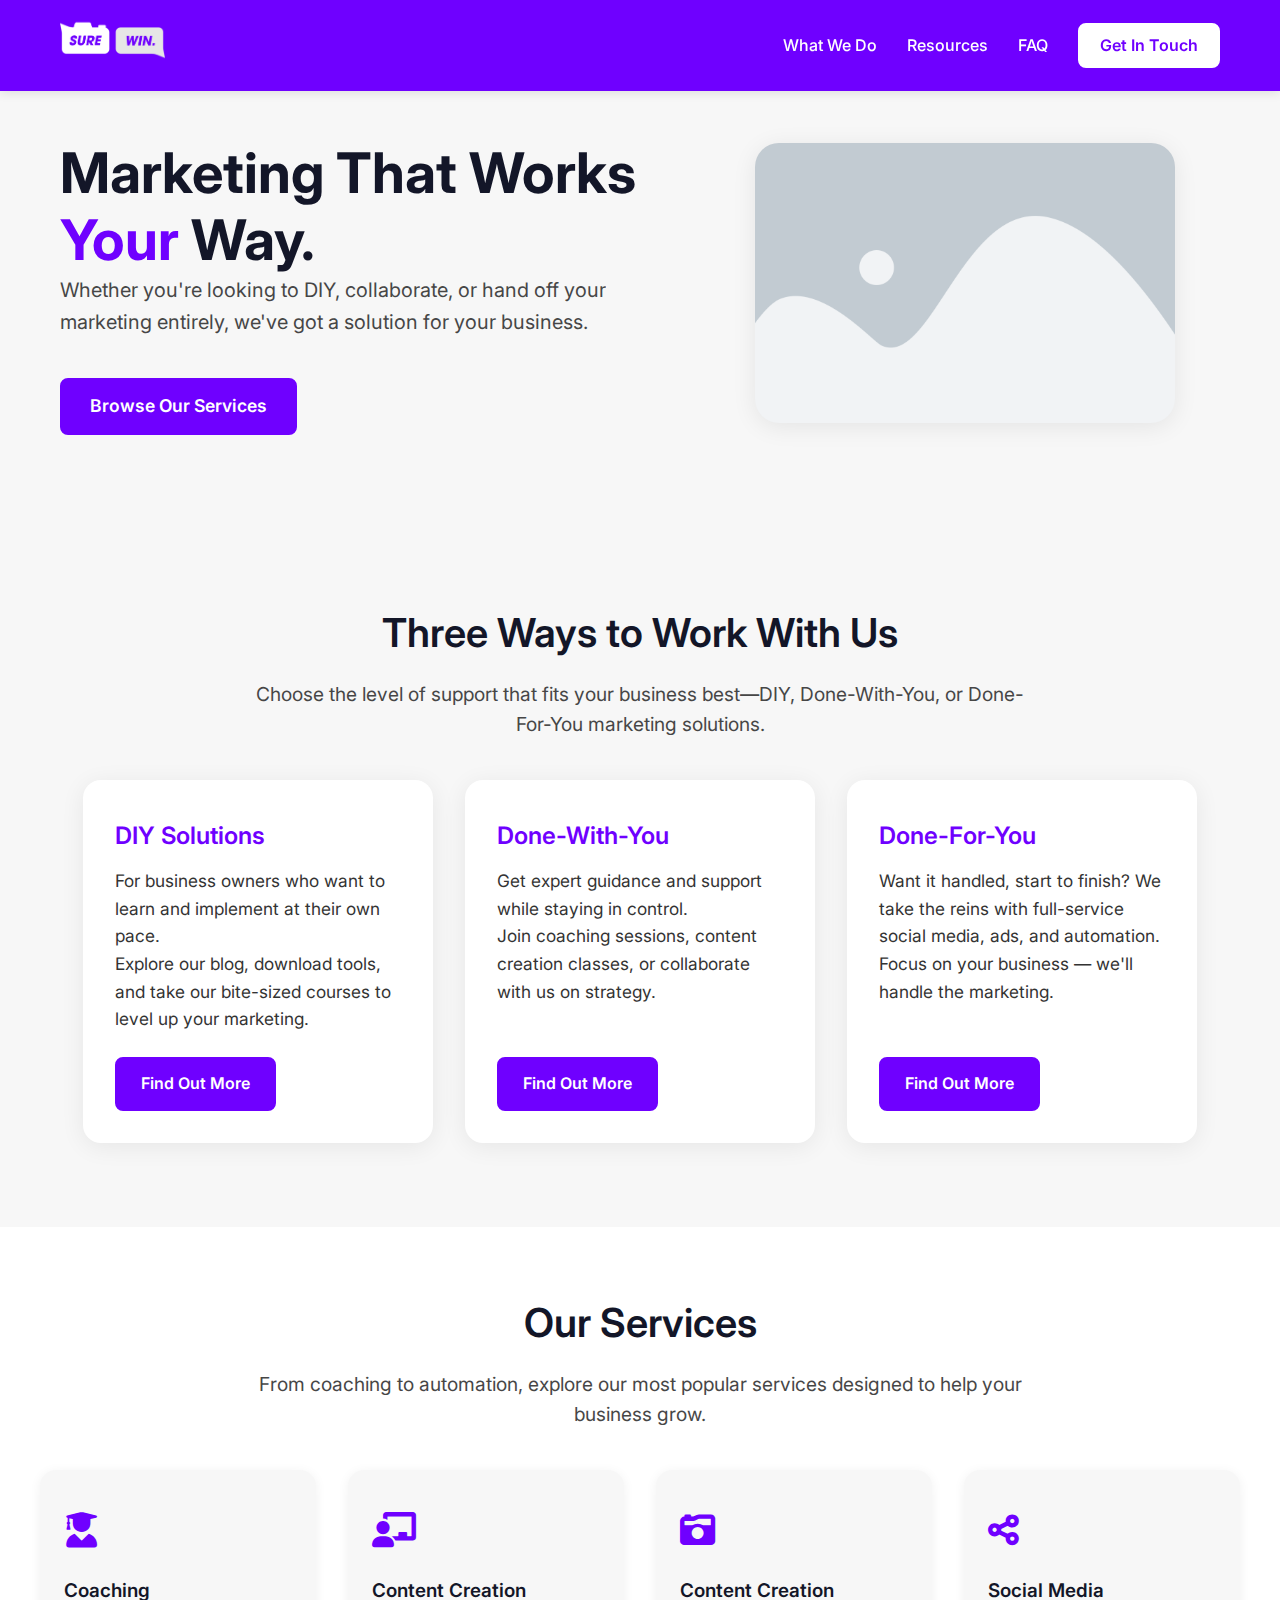
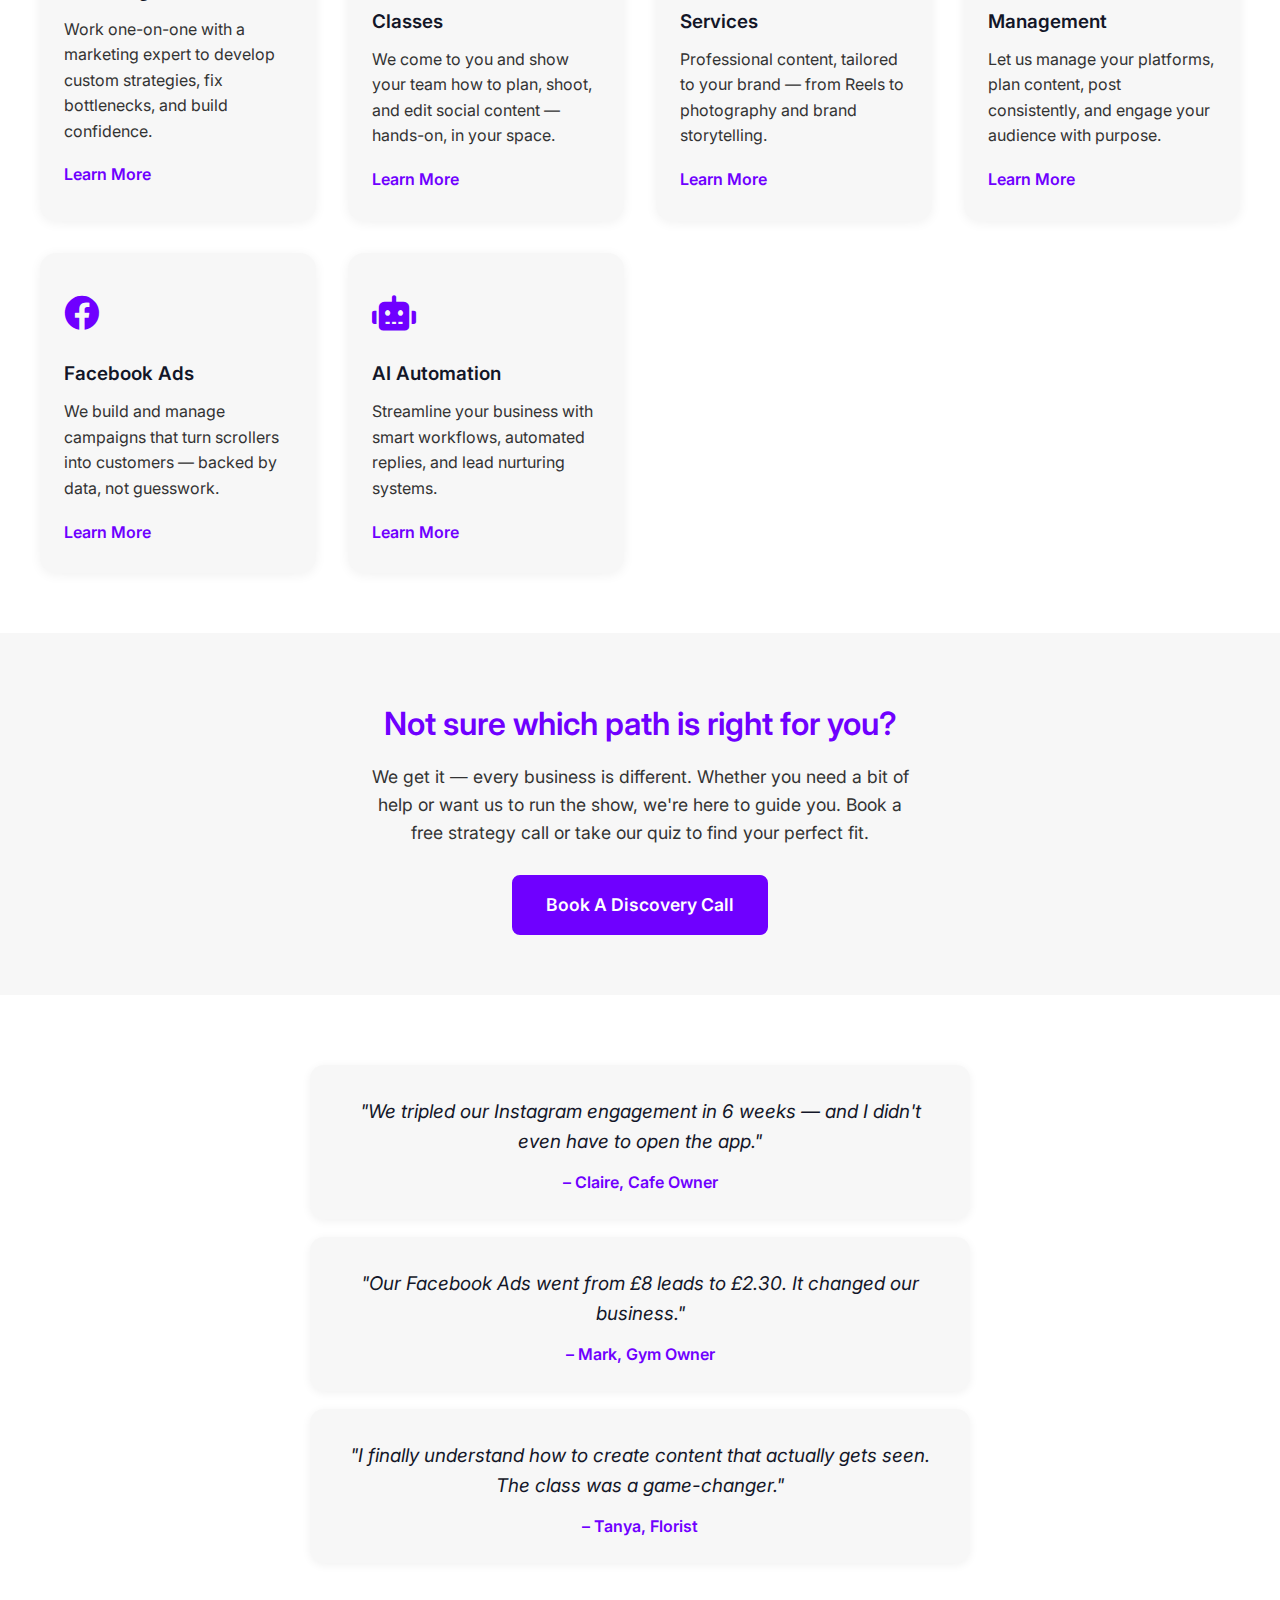
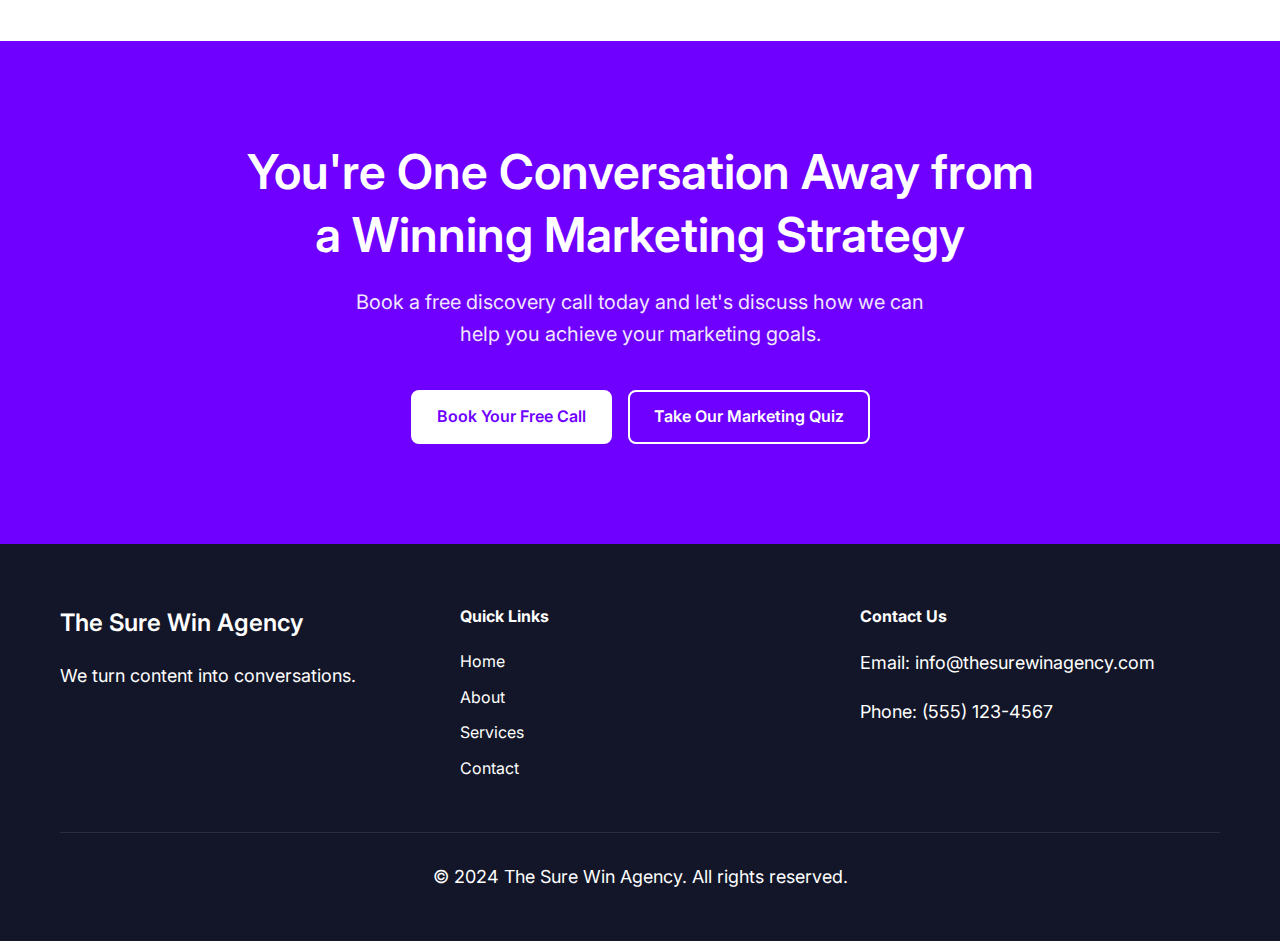
<file: services.html>
<!DOCTYPE html>
<html lang="en">
<head>
    <meta charset="UTF-8">
    <meta name="viewport" content="width=device-width, initial-scale=1.0">
    <title>Marketing Services | The Sure Win Agency | Data-Driven Solutions</title>
    <meta name="description" content="Discover our range of marketing services from DIY tools to full-service solutions. The Sure Win Agency helps businesses find the right marketing strategy to drive results and revenue.">
    <link rel="stylesheet" href="css/styles.css">
    <link rel="preconnect" href="https://fonts.googleapis.com">
    <link rel="preconnect" href="https://fonts.gstatic.com" crossorigin>
    <link href="https://fonts.googleapis.com/css2?family=Inter:wght@400;500;600;700&display=swap" rel="stylesheet">
    <link rel="stylesheet" href="https://cdnjs.cloudflare.com/ajax/libs/font-awesome/6.0.0/css/all.min.css">
    <script src="js/navigation.js"></script>
</head>
<body>
    <!-- Navigation will be inserted by navigation.js -->

    <!-- Services Hero Section -->
    <section class="services-hero new-hero-layout">
        <div class="container hero-flex">
            <div class="hero-left">
                <h1 class="hero-title">Marketing That Works <span class="highlight-primary">Your</span> Way.</h1>
                <p class="hero-subtitle">Whether you're looking to DIY, collaborate, or hand off your marketing entirely, we've got a solution for your business.</p>
                <div class="hero-cta-buttons">
                    <a href="#service-types" class="cta-button primary">Browse Our Services</a>
                </div>
            </div>
            <div class="hero-right">
                <img src="images/elementor-placeholder-image.png" alt="Streamlined efficiency" />
            </div>
        </div>
    </section>

    <!-- Service Categories Section -->
    <section class="service-categories">
        <div class="section-header">
            <h2>Three Ways to Work With Us</h2>
            <p class="section-intro">Choose the level of support that fits your business best—DIY, Done-With-You, or Done-For-You marketing solutions.</p>
        </div>
        <div class="container categories-grid">
            <div class="category-card">
                <h2>DIY Solutions</h2>
                <p>For business owners who want to learn and implement at their own pace.<br>Explore our blog, download tools, and take our bite-sized courses to level up your marketing.</p>
                <a href="services/diy-marketing.html" class="cta-button primary">Find Out More</a>
            </div>
            <div class="category-card">
                <h2>Done-With-You</h2>
                <p>Get expert guidance and support while staying in control.<br>Join coaching sessions, content creation classes, or collaborate with us on strategy.</p>
                <a href="services/done-with-you.html" class="cta-button primary">Find Out More</a>
            </div>
            <div class="category-card">
                <h2>Done-For-You</h2>
                <p>Want it handled, start to finish? We take the reins with full-service social media, ads, and automation.<br>Focus on your business — we'll handle the marketing.</p>
                <a href="services/done-for-you.html" class="cta-button primary">Find Out More</a>
            </div>
        </div>
    </section>

    <!-- Service Snapshots Section -->
    <section class="service-snapshots">
        <div class="framer-1b9b96-container">
            <div class="section-header">
                <h2>Our Services</h2>
                <p class="section-intro">From coaching to automation, explore our most popular services designed to help your business grow.</p>
            </div>
            <div class="snapshots-grid">
                <div class="snapshot-card">
                    <div class="snapshot-icon"><i class="fas fa-user-graduate"></i></div>
                    <h3>Coaching</h3>
                    <p>Work one-on-one with a marketing expert to develop custom strategies, fix bottlenecks, and build confidence.</p>
                    <a href="coaching" class="service-link">Learn More</a>
                </div>
                <div class="snapshot-card">
                    <div class="snapshot-icon"><i class="fas fa-chalkboard-teacher"></i></div>
                    <h3>Content Creation Classes</h3>
                    <p>We come to you and show your team how to plan, shoot, and edit social content — hands-on, in your space.</p>
                    <a href="content-creation-classes" class="service-link">Learn More</a>
                </div>
                <div class="snapshot-card">
                    <div class="snapshot-icon"><i class="fas fa-camera-retro"></i></div>
                    <h3>Content Creation Services</h3>
                    <p>Professional content, tailored to your brand — from Reels to photography and brand storytelling.</p>
                    <a href="content-creation-services" class="service-link">Learn More</a>
                </div>
                <div class="snapshot-card">
                    <div class="snapshot-icon"><i class="fas fa-share-alt"></i></div>
                    <h3>Social Media Management</h3>
                    <p>Let us manage your platforms, plan content, post consistently, and engage your audience with purpose.</p>
                    <a href="social-media-management" class="service-link">Learn More</a>
                </div>
                <div class="snapshot-card">
                    <div class="snapshot-icon"><i class="fab fa-facebook"></i></div>
                    <h3>Facebook Ads</h3>
                    <p>We build and manage campaigns that turn scrollers into customers — backed by data, not guesswork.</p>
                    <a href="facebook-ads" class="service-link">Learn More</a>
                </div>
                <div class="snapshot-card">
                    <div class="snapshot-icon"><i class="fas fa-robot"></i></div>
                    <h3>AI Automation</h3>
                    <p>Streamline your business with smart workflows, automated replies, and lead nurturing systems.</p>
                    <a href="ai-automation" class="service-link">Learn More</a>
                </div>
            </div>
        </div>
    </section>

    <!-- Not Sure What You Need Section -->
    <section class="not-sure-section">
        <div class="container not-sure-content">
            <h2>Not sure which path is right for you?</h2>
            <p>We get it — every business is different. Whether you need a bit of help or want us to run the show, we're here to guide you. Book a free strategy call or take our quiz to find your perfect fit.</p>
            <div class="not-sure-ctas">
                <a href="contact" class="cta-button primary">Book A Discovery Call</a>
            </div>
        </div>
    </section>

    <!-- Proof Section -->
    <section class="proof-section">
        <div class="container proof-slider">
            <div class="proof-slide">"We tripled our Instagram engagement in 6 weeks — and I didn't even have to open the app." <span class="proof-author">– Claire, Cafe Owner</span></div>
            <div class="proof-slide">"Our Facebook Ads went from £8 leads to £2.30. It changed our business." <span class="proof-author">– Mark, Gym Owner</span></div>
            <div class="proof-slide">"I finally understand how to create content that actually gets seen. The class was a game-changer." <span class="proof-author">– Tanya, Florist</span></div>
        </div>
    </section>

    <!-- CTA Section -->
    <section class="cta-section">
        <div class="container">
            <h2>You're One Conversation Away from a Winning Marketing Strategy</h2>
            <p>Book a free discovery call today and let's discuss how we can help you achieve your marketing goals.</p>
            <div class="cta-buttons">
                <a href="contact" class="cta-button"><span>Book Your Free Call</span></a>
                <a href="services/quiz" class="cta-button secondary">Take Our Marketing Quiz</a>
            </div>
        </div>
    </section>


    <script src="js/main.js"></script>
</body>
</html>
</file>
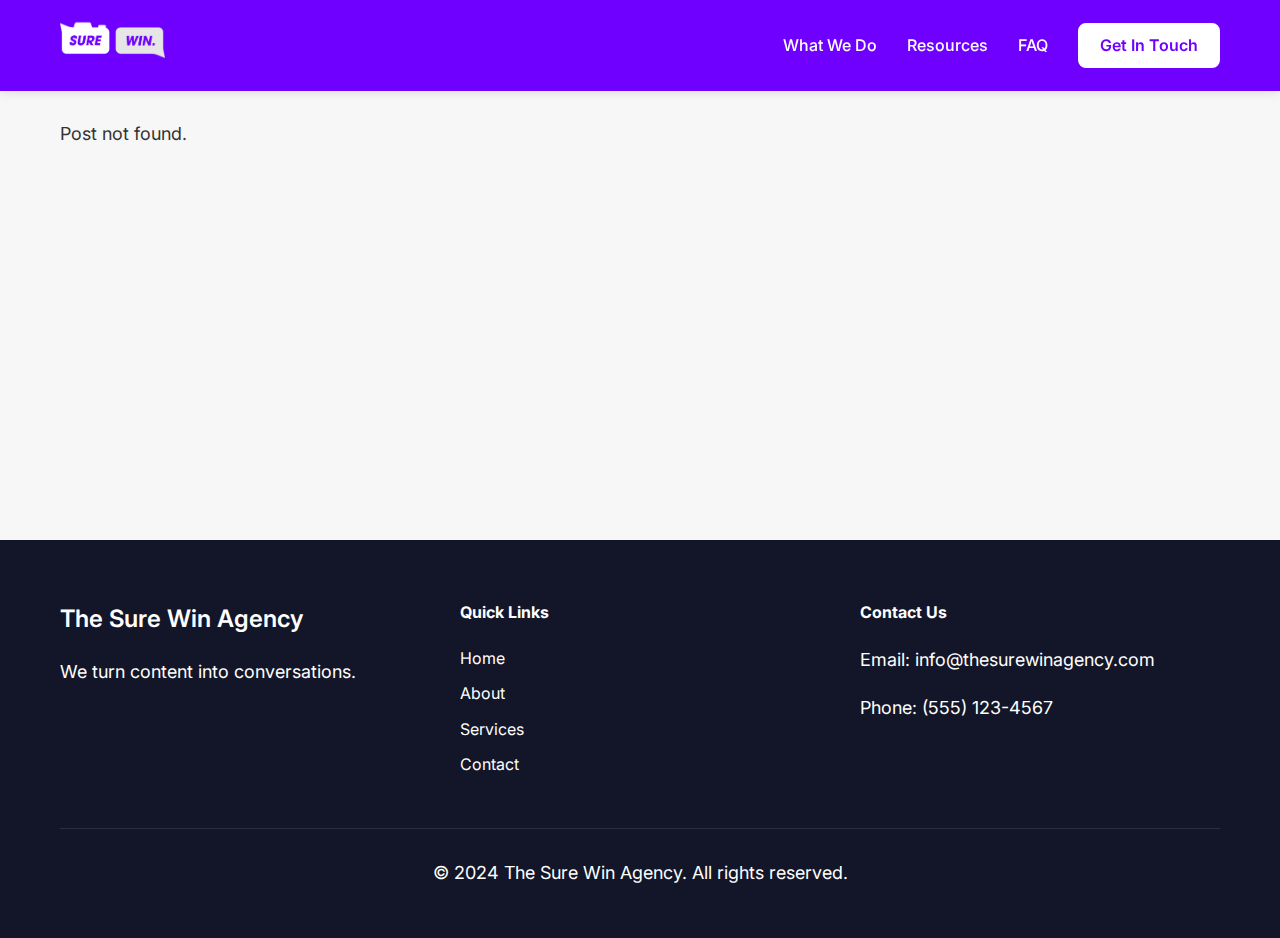
<file: blog/post.html>
<!DOCTYPE html>
<html lang="en">
<head>
    <meta charset="UTF-8">
    <meta name="viewport" content="width=device-width, initial-scale=1.0">
    <title>Blog Post | The Sure Win Agency</title>
    <meta name="description" content="Read the latest marketing insights and tips from The Sure Win Agency.">
    <link rel="stylesheet" href="../css/styles.css">
    <link rel="preconnect" href="https://fonts.googleapis.com">
    <link rel="preconnect" href="https://fonts.gstatic.com" crossorigin>
    <link href="https://fonts.googleapis.com/css2?family=Inter:wght@400;500;600;700&display=swap" rel="stylesheet">
    <link rel="stylesheet" href="https://cdnjs.cloudflare.com/ajax/libs/font-awesome/6.0.0/css/all.min.css">
    <script src="../js/navigation.js"></script>
</head>
<body>
    <!-- Navigation will be inserted by navigation.js -->

    <!-- Blog Post Content -->
    <section class="blog-post-section">
        <div class="container">
            <div id="blog-post-content">
                <!-- Blog post will be dynamically inserted here -->
            </div>
        </div>
    </section>

    <!-- Footer will be inserted by navigation.js -->

    <script src="../js/main.js"></script>
    <script src="../js/blog-post.js"></script>
</body>
</html>
</file>
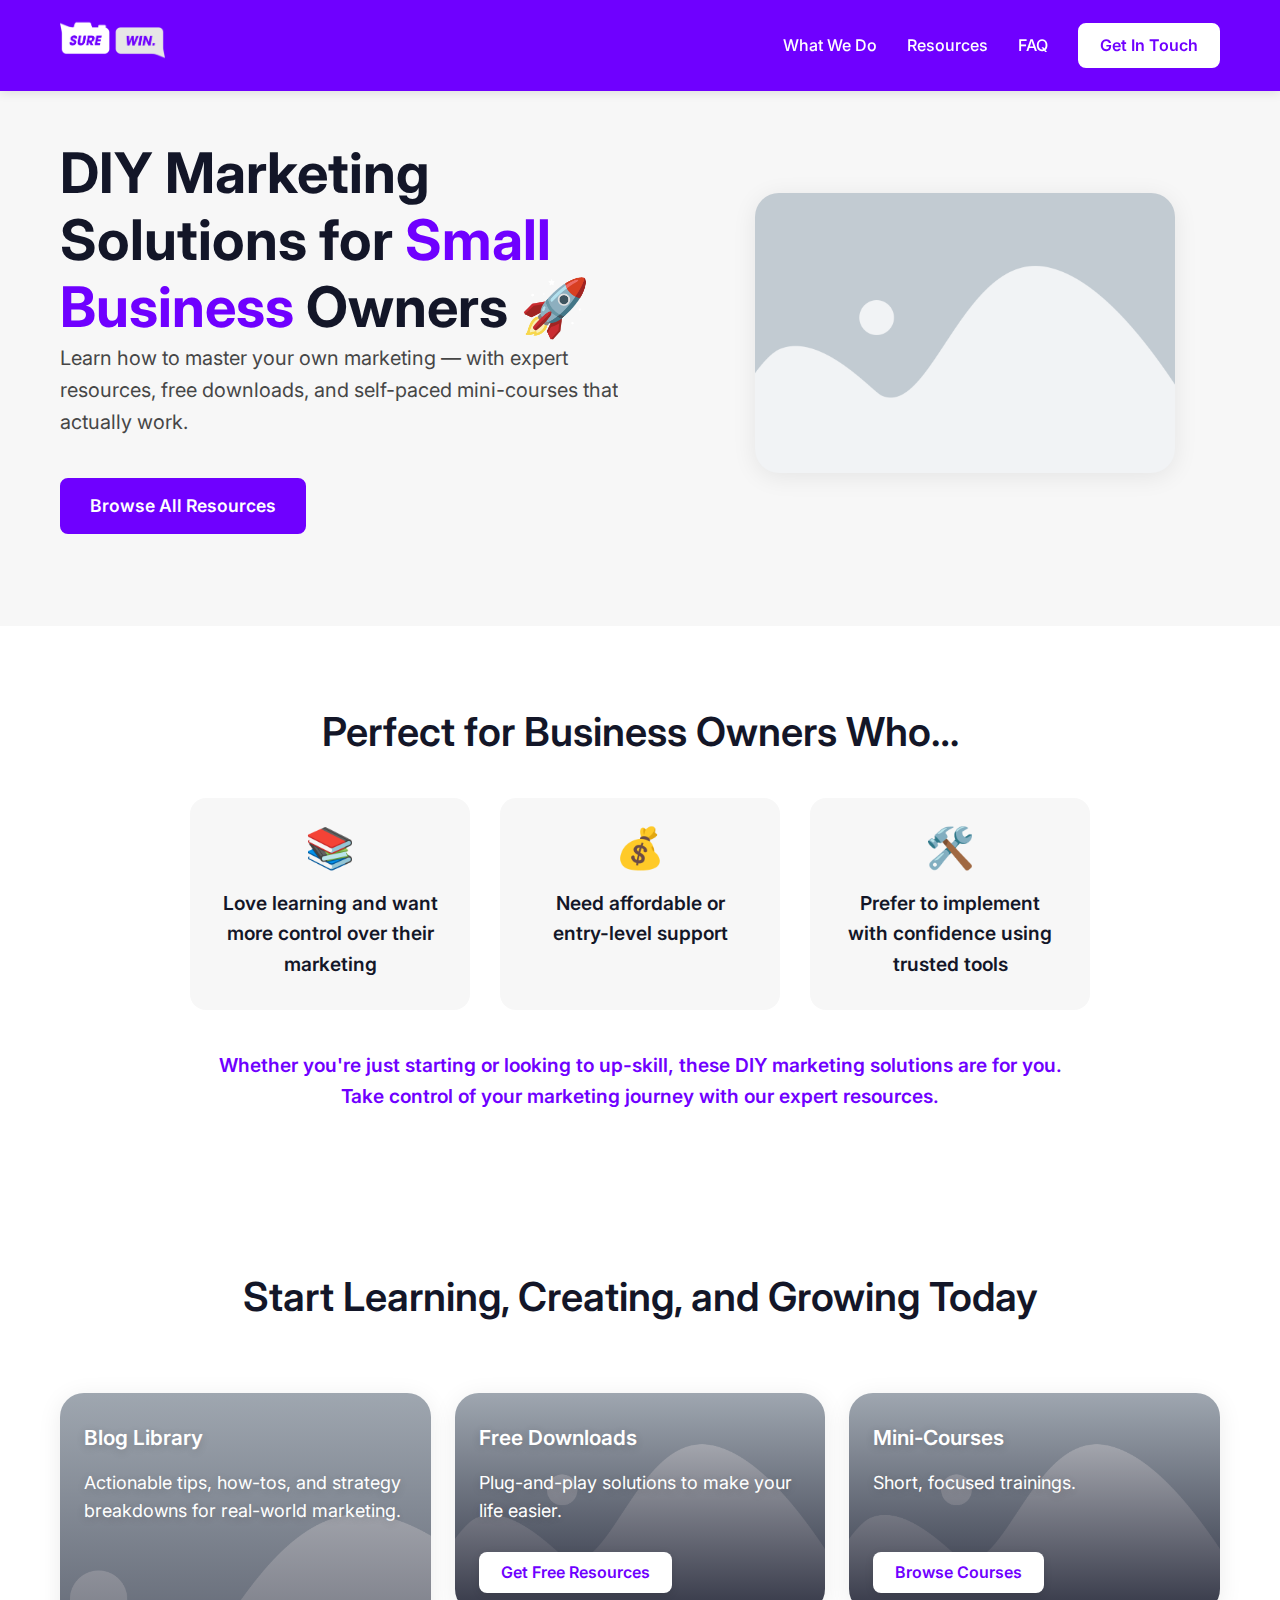
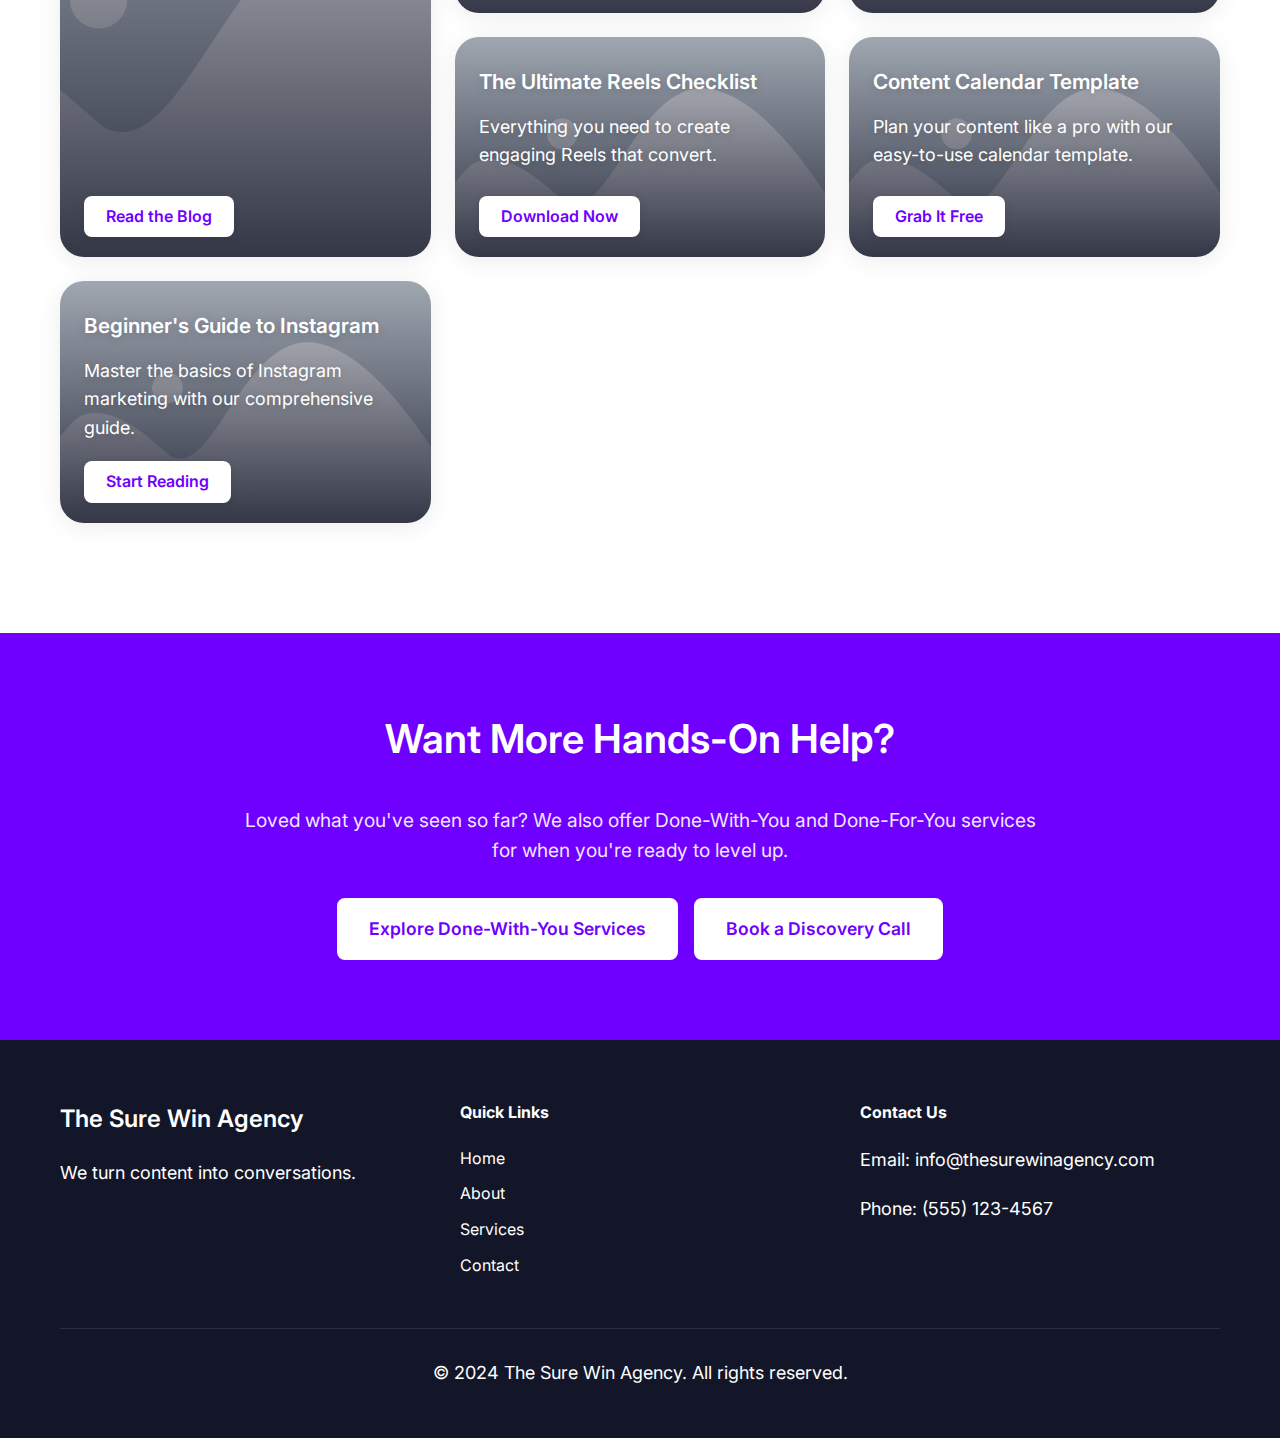
<file: services/diy-marketing.html>
<!DOCTYPE html>
<html lang="en">
<head>
    <meta charset="UTF-8">
    <meta name="viewport" content="width=device-width, initial-scale=1.0">
    <title>DIY Marketing Solutions | Small Business Marketing Resources | The Sure Win Agency</title>
    <meta name="description" content="Master your own marketing with our DIY marketing solutions. Get free downloads, expert tips, and self-paced mini-courses designed for small business owners and side hustlers. Start learning today!">
    <link rel="stylesheet" href="../css/styles.css">
    <link rel="stylesheet" href="https://cdnjs.cloudflare.com/ajax/libs/font-awesome/6.0.0/css/all.min.css">
    <link rel="preconnect" href="https://fonts.googleapis.com">
    <link rel="preconnect" href="https://fonts.gstatic.com" crossorigin>
    <link href="https://fonts.googleapis.com/css2?family=Inter:wght@400;500;600;700&display=swap" rel="stylesheet">
    <script src="../js/navigation.js"></script>
</head>
<body>
    <!-- Navigation will be inserted by navigation.js -->

    <!-- Hero Section -->
    <section class="services-hero new-hero-layout">
        <div class="container">
            <div class="hero-flex">
                <div class="hero-left">
                    <h1 class="hero-title">DIY Marketing Solutions for <span class="highlight-primary">Small Business</span> Owners 🚀</h1>
                    <p class="hero-subtitle">Learn how to master your own marketing — with expert resources, free downloads, and self-paced mini-courses that actually work.</p>
                    <div class="hero-cta-buttons">
                        <a href="#resources" class="cta-button primary">Browse All Resources</a>
                    </div>
                </div>
                <div class="hero-right">
                    <img src="../images/elementor-placeholder-image.png" alt="DIY Marketing Solutions for Small Business">
                </div>
            </div>
        </div>
    </section>

    <!-- Who This Is For Section -->
    <section class="who-this-is-for">
        <div class="container">
            <div class="section-header">
                <h2>Perfect for Business Owners Who…</h2>
            </div>
            <div class="who-content">
                <div class="who-grid">
                    <div class="who-card">
                        <span class="who-emoji">📚</span>
                        <h3>Love learning and want more control over their marketing</h3>
                    </div>
                    <div class="who-card">
                        <span class="who-emoji">💰</span>
                        <h3>Need affordable or entry-level support</h3>
                    </div>
                    <div class="who-card">
                        <span class="who-emoji">🛠️</span>
                        <h3>Prefer to implement with confidence using trusted tools</h3>
                    </div>
                </div>
                <div class="who-cta">Whether you're just starting or looking to up-skill, these DIY marketing solutions are for you. <br>Take control of your marketing journey with our expert resources.
                </div>

            </div>
        </div>
    </section>

    <!-- What's Inside Section -->
    <section class="dynamic-cards-section">
        <div class="container">
            <div class="section-header">
                <h2>Start Learning, Creating, and Growing Today</h2>
            </div>
            <div class="dynamic-cards-grid">
                <div class="dynamic-card card-large">
                    <img src="../images/elementor-placeholder-image.png" alt="Blog Library">
                    <div class="card-overlay">
                        <h3>Blog Library</h3>
                        <p>Actionable tips, how-tos, and strategy breakdowns for real-world marketing.</p>
                        <a href="../blog" class="card-btn">Read the Blog</a>
                    </div>
                </div>
                <div class="dynamic-card card-medium">
                    <img src="../images/elementor-placeholder-image.png" alt="Free Downloads">
                    <div class="card-overlay">
                        <h3>Free Downloads</h3>
                        <p>Plug-and-play solutions to make your life easier.</p>
                        <a href="../resources" class="card-btn">Get Free Resources</a>
                    </div>
                </div>
                <div class="dynamic-card card-medium">
                    <img src="../images/elementor-placeholder-image.png" alt="Mini-Courses">
                    <div class="card-overlay">
                        <h3>Mini-Courses</h3>
                        <p>Short, focused trainings.</p>
                        <a href="../courses" class="card-btn">Browse Courses</a>
                    </div>
                </div>
                <div class="dynamic-card card-medium">
                    <img src="../images/elementor-placeholder-image.png" alt="The Ultimate Reels Checklist">
                    <div class="card-overlay">
                        <h3>The Ultimate Reels Checklist</h3>
                        <p>Everything you need to create engaging Reels that convert.</p>
                        <a href="#" class="card-btn">Download Now</a>
                    </div>
                </div>
                <div class="dynamic-card card-medium">
                    <img src="../images/elementor-placeholder-image.png" alt="Content Calendar Template">
                    <div class="card-overlay">
                        <h3>Content Calendar Template</h3>
                        <p>Plan your content like a pro with our easy-to-use calendar template.</p>
                        <a href="#" class="card-btn">Grab It Free</a>
                    </div>
                </div>
                <div class="dynamic-card card-medium">
                    <img src="../images/elementor-placeholder-image.png" alt="Beginner's Guide to Instagram">
                    <div class="card-overlay">
                        <h3>Beginner's Guide to Instagram</h3>
                        <p>Master the basics of Instagram marketing with our comprehensive guide.</p>
                        <a href="#" class="card-btn">Start Reading</a>
                    </div>
                </div>
            </div>
        </div>
    </section>

    <!-- Final CTA Section -->
    <section class="final-cta">
        <div class="container">
            <div class="cta-content">
                <div class="section-header">
                    <h2>Want More Hands-On Help?</h2>
                </div>
                <p>Loved what you've seen so far? We also offer Done-With-You and Done-For-You services for when you're ready to level up.</p>
                <div class="cta-buttons">
                    <a href="done-with-you.html" class="cta-button primary">Explore Done-With-You Services</a>
                    <a href="../contact.html" class="cta-button secondary">Book a Discovery Call</a>
                </div>
            </div>
        </div>
    </section>

    <!-- Footer will be inserted by navigation.js -->

    <script src="../js/main.js"></script>
</body>
</html>
</file>
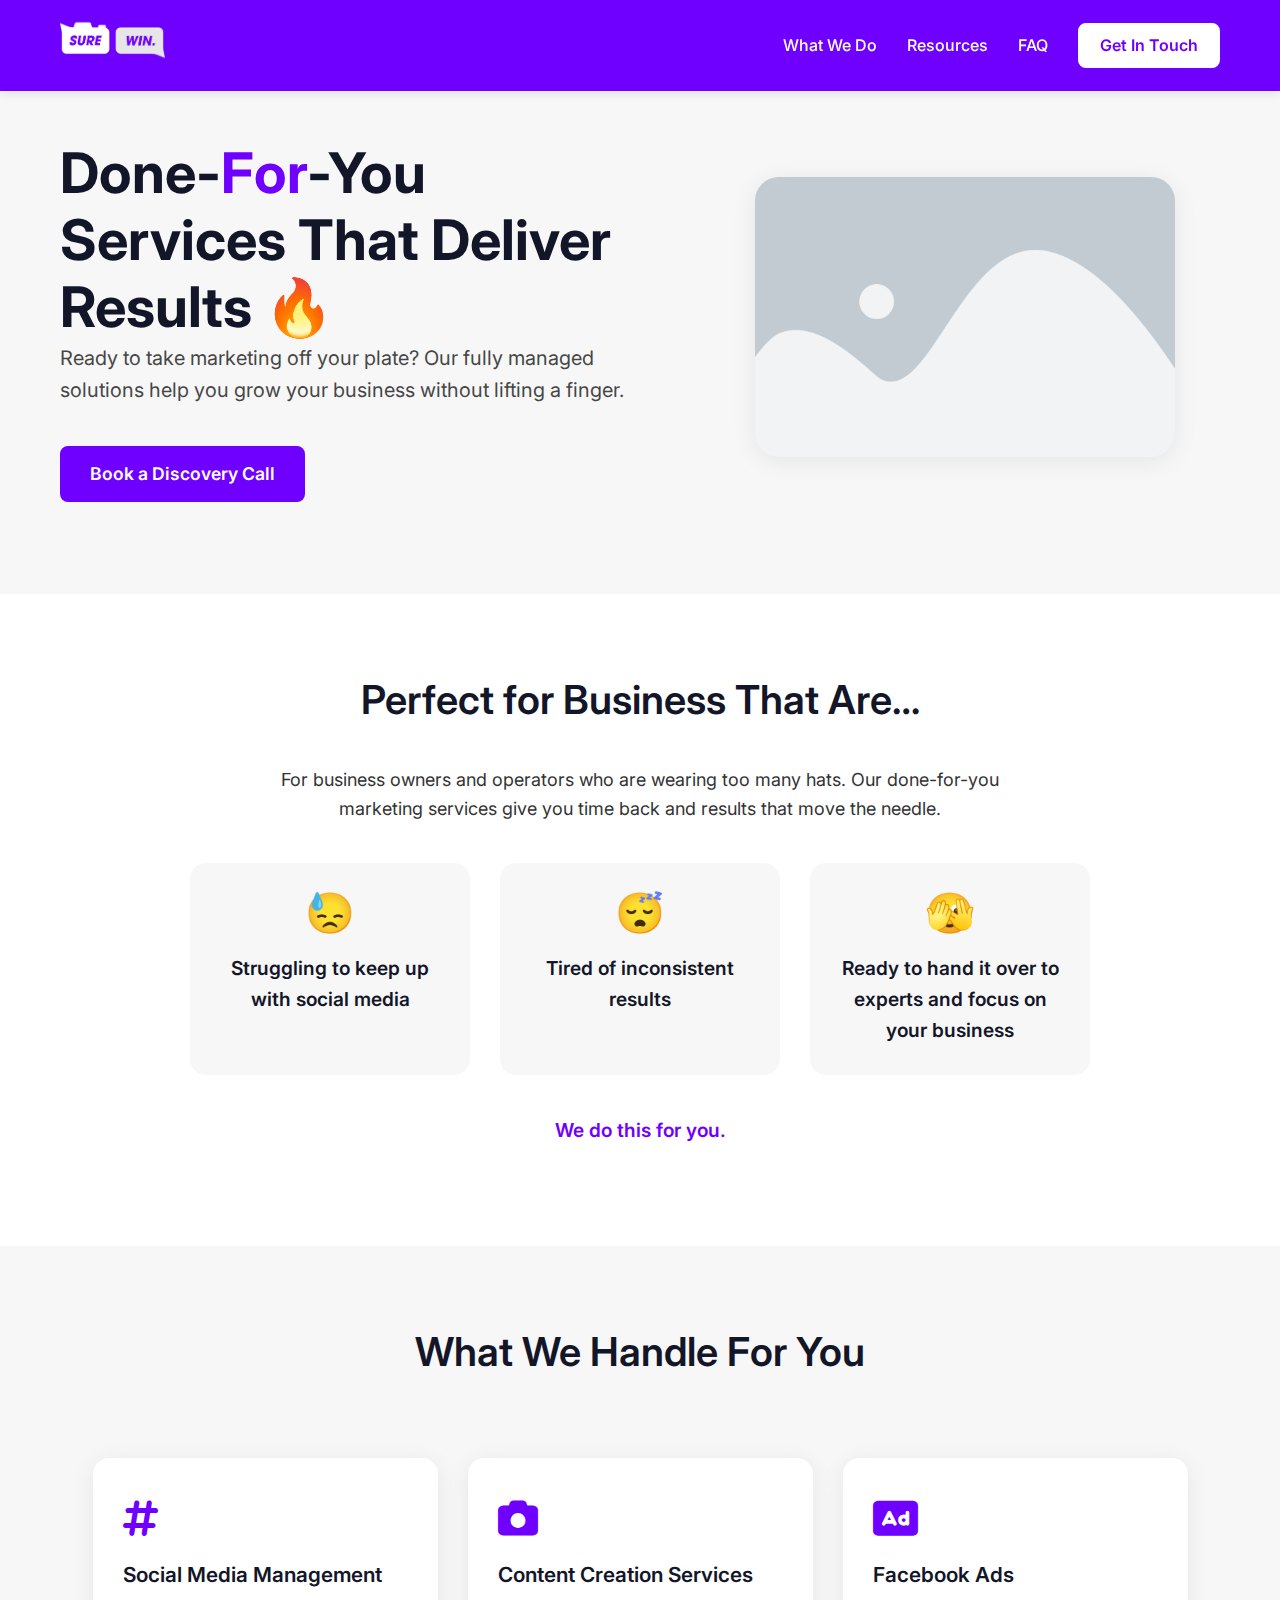
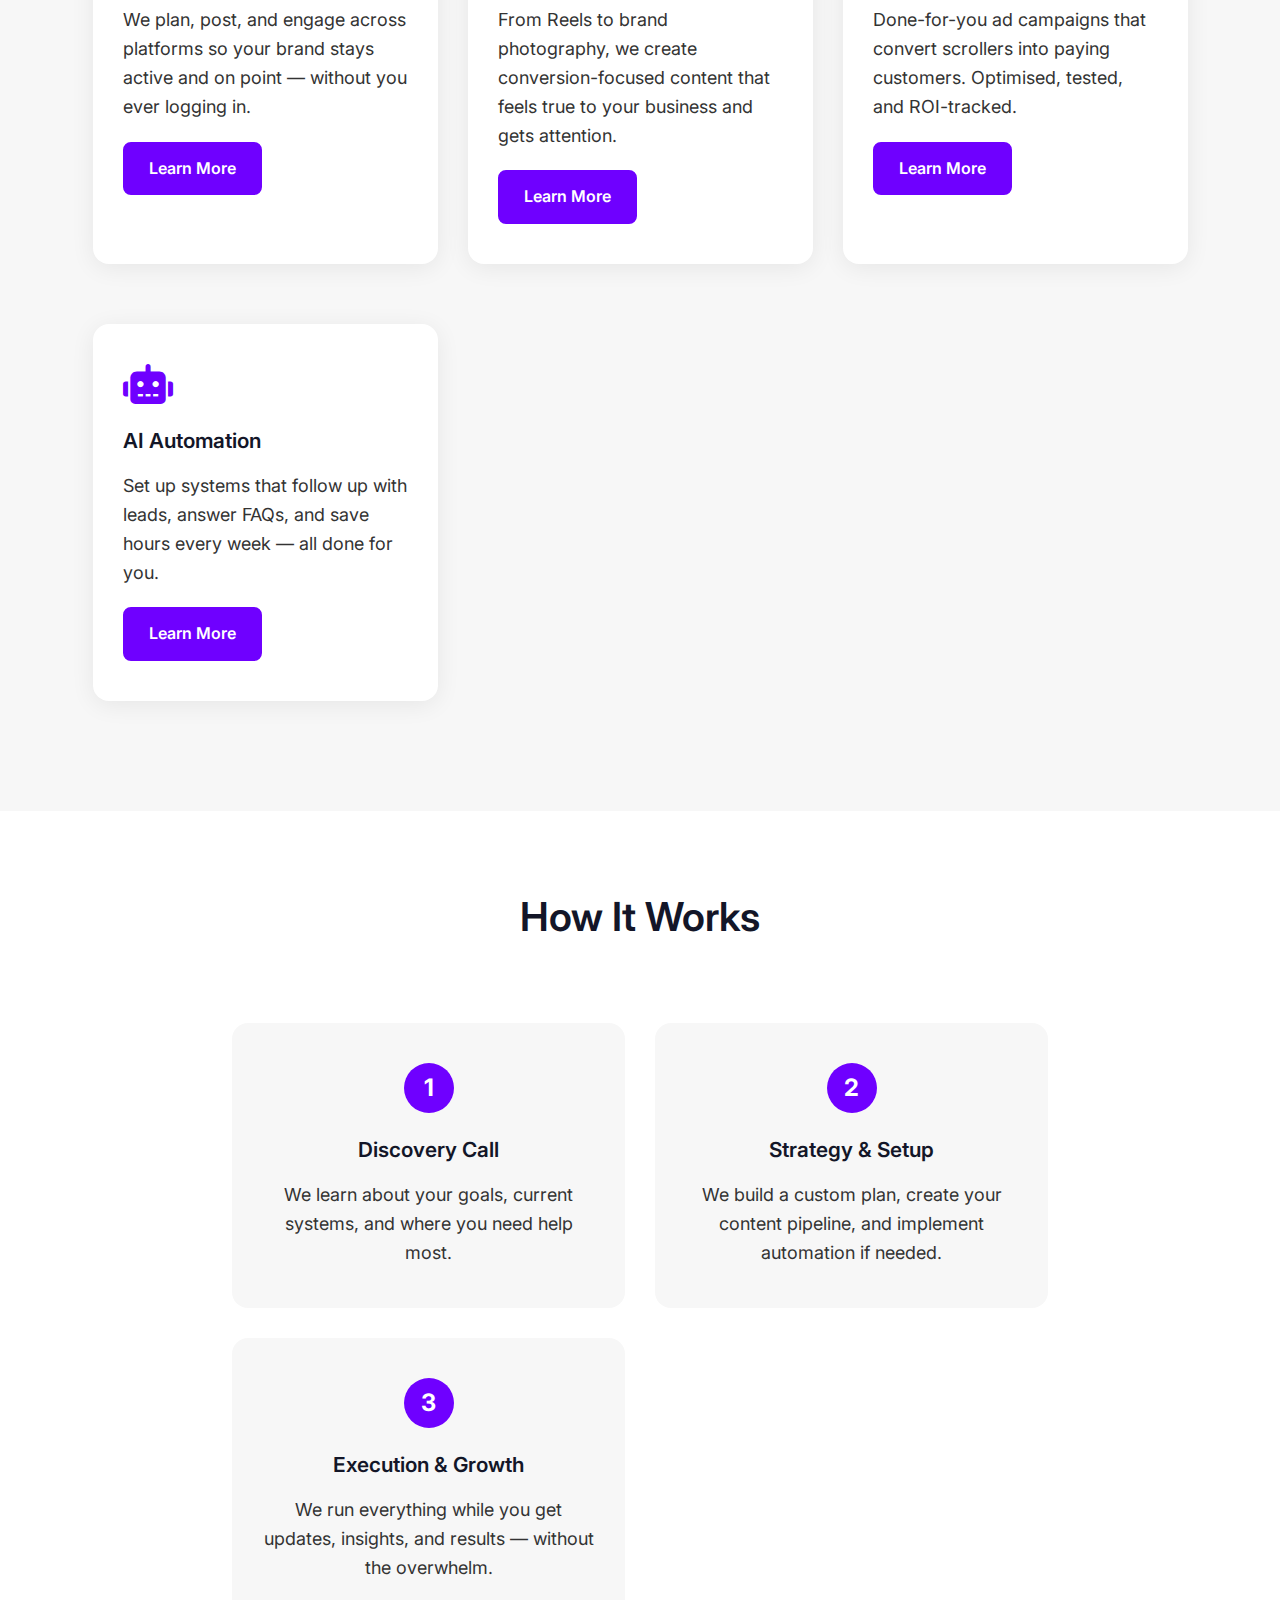
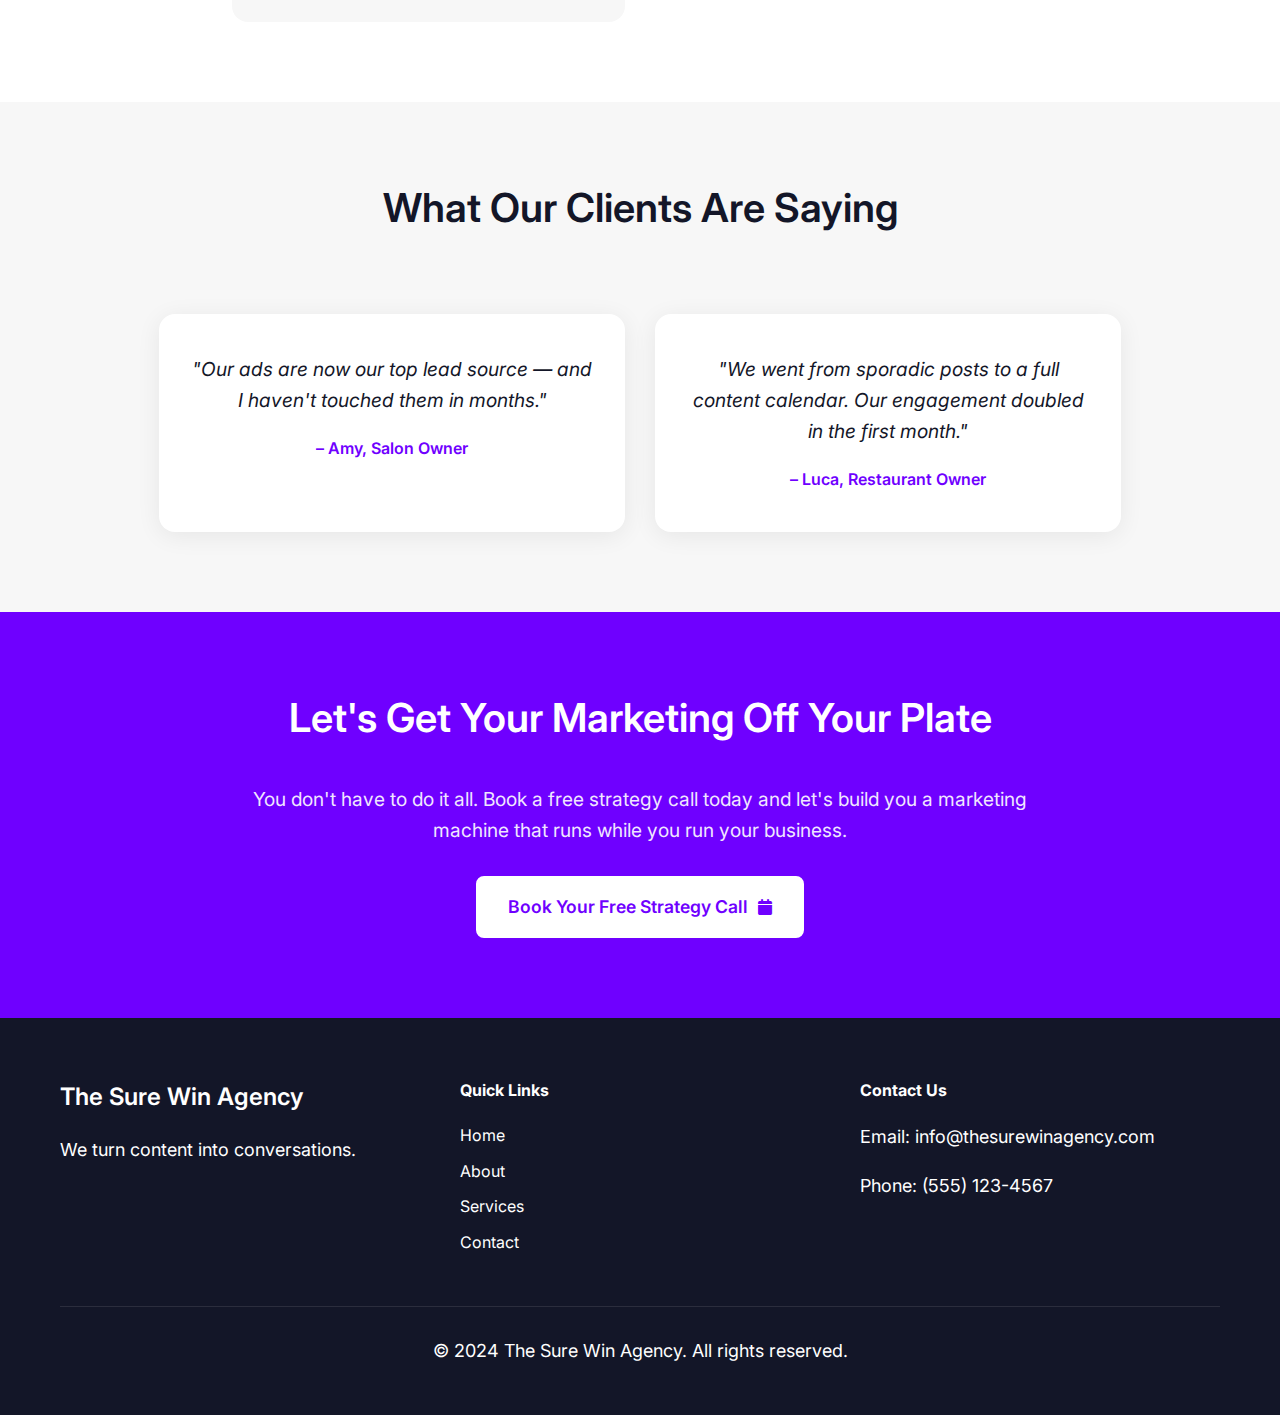
<file: services/done-for-you.html>
<!DOCTYPE html>
<html lang="en">
<head>
    <meta charset="UTF-8">
    <meta name="viewport" content="width=device-width, initial-scale=1.0">
    <title>Done-For-You Marketing Services | The Sure Win Agency</title>
    <meta name="description" content="Get hands-off marketing services that deliver real results. Our done-for-you marketing solutions help small businesses grow without the hassle. Book your free strategy call today.">
    <link rel="stylesheet" href="../css/styles.css">
    <link rel="stylesheet" href="https://cdnjs.cloudflare.com/ajax/libs/font-awesome/6.0.0/css/all.min.css">
    <link rel="preconnect" href="https://fonts.googleapis.com">
    <link rel="preconnect" href="https://fonts.gstatic.com" crossorigin>
    <link href="https://fonts.googleapis.com/css2?family=Inter:wght@400;500;600;700&display=swap" rel="stylesheet">
    <script src="../js/navigation.js"></script>
</head>
<body>
    <!-- Navigation will be inserted by navigation.js -->

    <!-- Hero Section -->
    <section class="services-hero new-hero-layout">
        <div class="container">
            <div class="hero-flex">
                <div class="hero-left">
                    <h1 class="hero-title">Done-<span class="highlight-primary">For</span>-You Services That Deliver Results 🔥</h1>
                    <p class="hero-subtitle">Ready to take marketing off your plate? Our fully managed solutions help you grow your business without lifting a finger.</p>
                    <div class="hero-cta-buttons">
                        <a href="../contact.html" class="cta-button primary">Book a Discovery Call </a>
                    </div>
                </div>
                <div class="hero-right">
                    <img src="../images/elementor-placeholder-image.png" alt="Done-For-You Marketing Services">
                </div>
            </div>
        </div>
    </section>

    <!-- Who This Is For Section -->
    <section class="who-this-is-for">
        <div class="container">
            <div class="section-header">
                <h2>Perfect for Business That Are…</h2>
            </div>
            <div class="who-content">
                <p class="section-intro">For business owners and operators who are wearing too many hats. Our done-for-you marketing services give you time back and results that move the needle.</p>
                <div class="who-grid">
                    <div class="who-card">
                        <span class="who-emoji">😓</span>
                        <h3>Struggling to keep up with social media</h3>
                    </div>
                    <div class="who-card">
                        <span class="who-emoji">😴</span>
                        <h3>Tired of inconsistent results</h3>
                    </div>
                    <div class="who-card">
                        <span class="who-emoji">🫣</span>
                        <h3>Ready to hand it over to experts and focus on your business</h3>
                    </div>
                </div>
                <p class="who-cta">We do this for you.</p>
            </div>
        </div>
    </section>

    <!-- Included Services Section -->
    <section class="included-services">
        <div class="container">
            <div class="section-header">
                <h2>What We Handle For You</h2>
            </div>
            <div class="services-grid">
                <div class="service-card">
                    <i class="fas fa-hashtag"></i>
                    <h3>Social Media Management</h3>
                    <p>We plan, post, and engage across platforms so your brand stays active and on point — without you ever logging in.</p>
                    <a href="#" class="cta-button primary">Learn More</a>
                </div>
                <div class="service-card">
                    <i class="fas fa-camera"></i>
                    <h3>Content Creation Services</h3>
                    <p>From Reels to brand photography, we create conversion-focused content that feels true to your business and gets attention.</p>
                    <a href="#" class="cta-button primary">Learn More</a>
                </div>
                <div class="service-card">
                    <i class="fas fa-ad"></i>
                    <h3>Facebook Ads</h3>
                    <p>Done-for-you ad campaigns that convert scrollers into paying customers. Optimised, tested, and ROI-tracked.</p>
                    <a href="#" class="cta-button primary">Learn More</a>
                </div>
                <div class="service-card">
                    <i class="fas fa-robot"></i>
                    <h3>AI Automation</h3>
                    <p>Set up systems that follow up with leads, answer FAQs, and save hours every week — all done for you.</p>
                    <a href="#" class="cta-button primary">Learn More</a>
                </div>
            </div>
        </div>
    </section>

    <!-- How It Works Section -->
    <section class="how-it-works">
        <div class="container">
            <div class="section-header">
                <h2>How It Works</h2>
            </div>
            <div class="steps-grid">
                <div class="step-card">
                    <div class="step-number">1</div>
                    <h3>Discovery Call</h3>
                    <p>We learn about your goals, current systems, and where you need help most.</p>
                </div>
                <div class="step-card">
                    <div class="step-number">2</div>
                    <h3>Strategy & Setup</h3>
                    <p>We build a custom plan, create your content pipeline, and implement automation if needed.</p>
                </div>
                <div class="step-card">
                    <div class="step-number">3</div>
                    <h3>Execution & Growth</h3>
                    <p>We run everything while you get updates, insights, and results — without the overwhelm.</p>
                </div>
            </div>
        </div>
    </section>

    <!-- Client Wins Section -->
    <section class="client-wins">
        <div class="container">
            <div class="section-header">
                <h2>What Our Clients Are Saying</h2>
            </div>
            <div class="testimonials-grid">
                <div class="testimonial-card">
                    <blockquote>
                        "Our ads are now our top lead source — and I haven't touched them in months."
                    </blockquote>
                    <cite>– Amy, Salon Owner</cite>
                </div>
                <div class="testimonial-card">
                    <blockquote>
                        "We went from sporadic posts to a full content calendar. Our engagement doubled in the first month."
                    </blockquote>
                    <cite>– Luca, Restaurant Owner</cite>
                </div>
            </div>
        </div>
    </section>

    <!-- Final CTA Section -->
    <section class="final-cta">
        <div class="container">
            <div class="cta-content">
                <div class="section-header">
                    <h2>Let's Get Your Marketing Off Your Plate</h2>
                </div>
                <p>You don't have to do it all. Book a free strategy call today and let's build you a marketing machine that runs while you run your business.</p>
                <a href="../contact.html" class="cta-button primary">
                    Book Your Free Strategy Call
                    <i class="fas fa-calendar"></i>
                </a>
            </div>
        </div>
    </section>

    <!-- Footer will be inserted by navigation.js -->

    <script src="../js/main.js"></script>
</body>
</html>
</file>
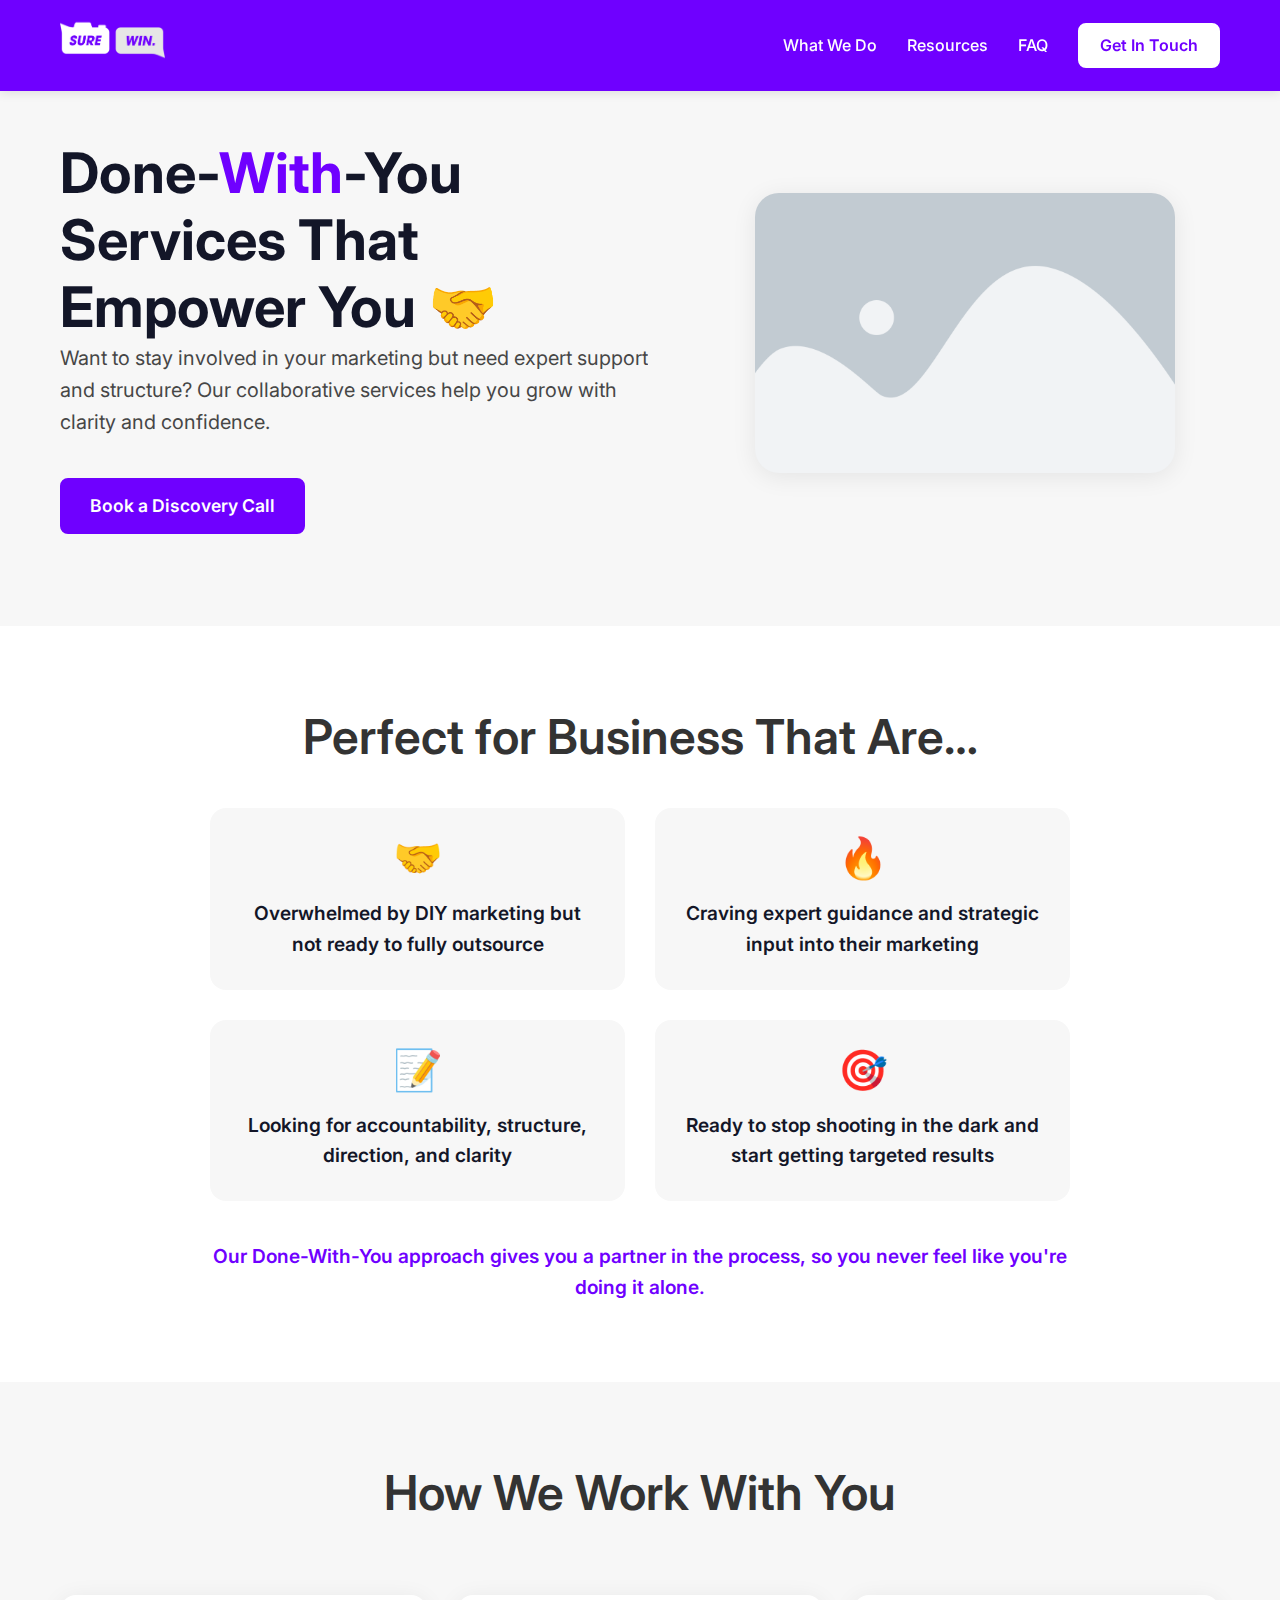
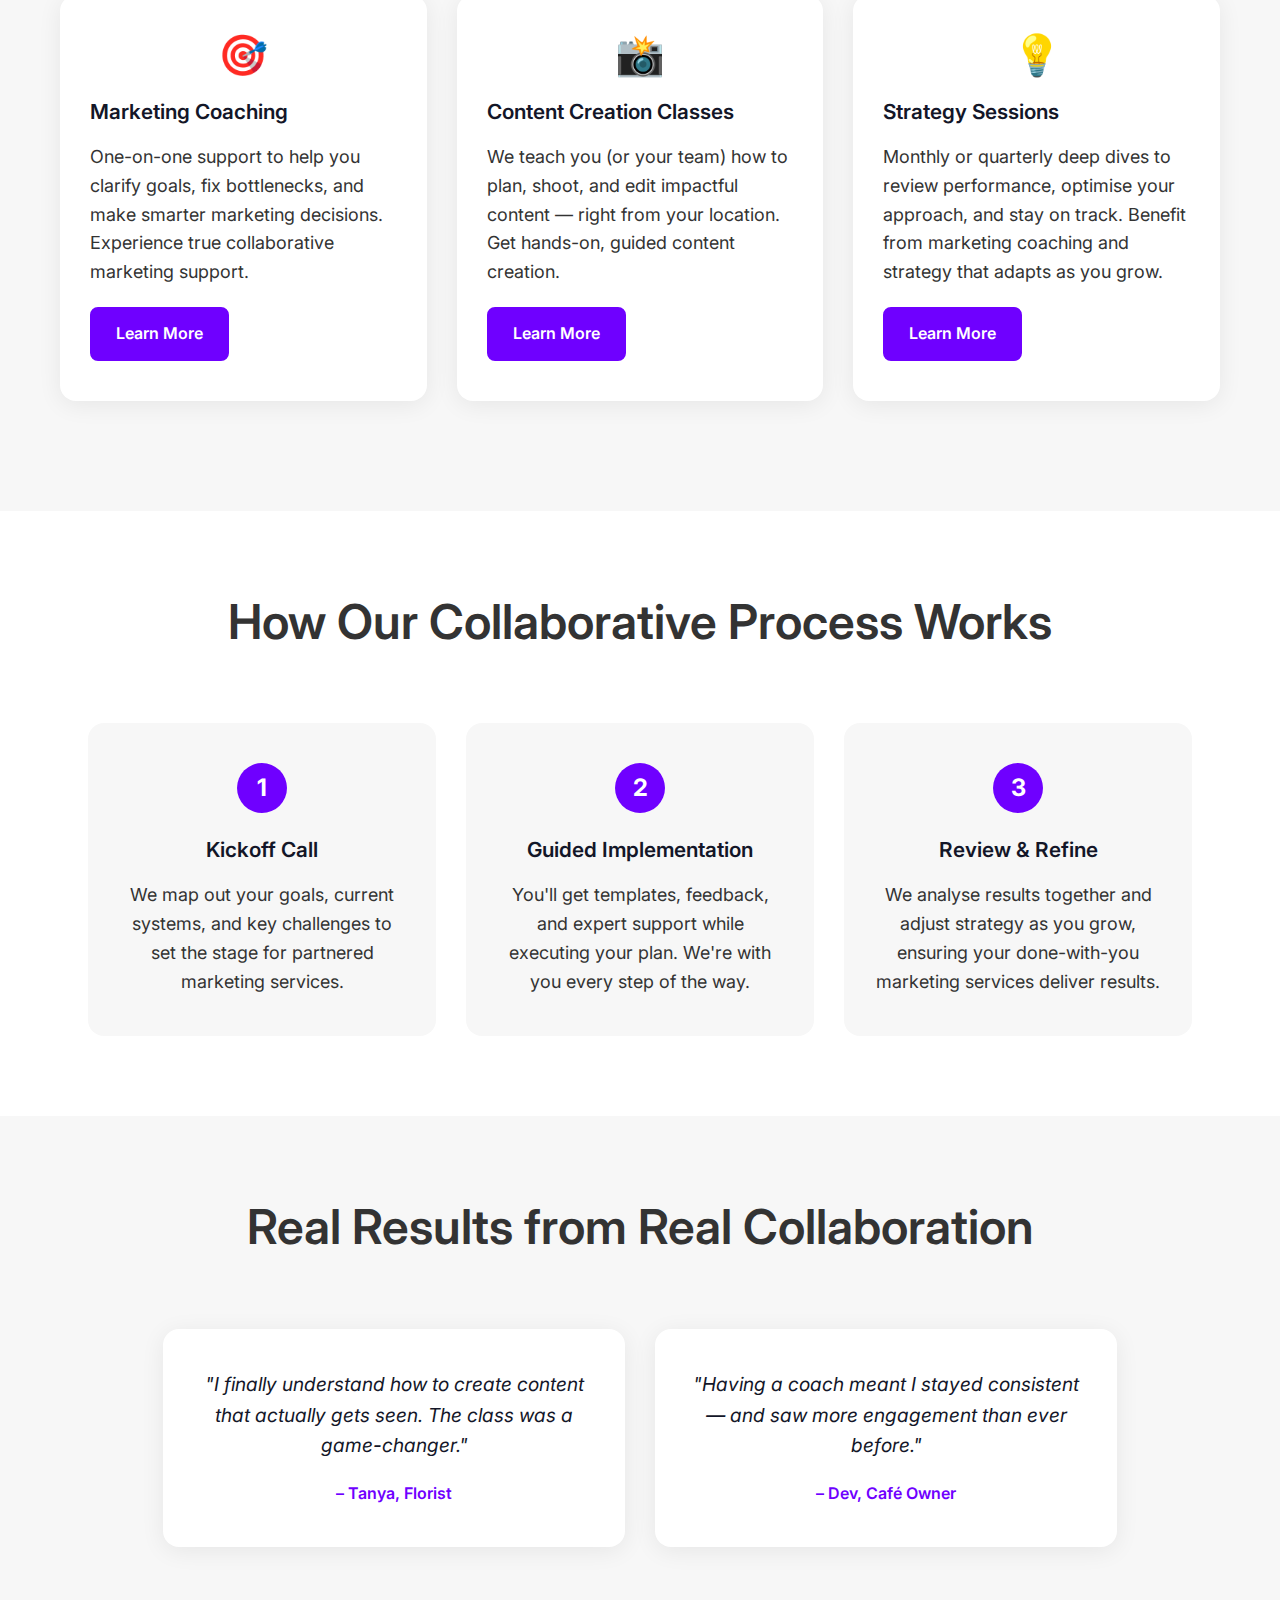
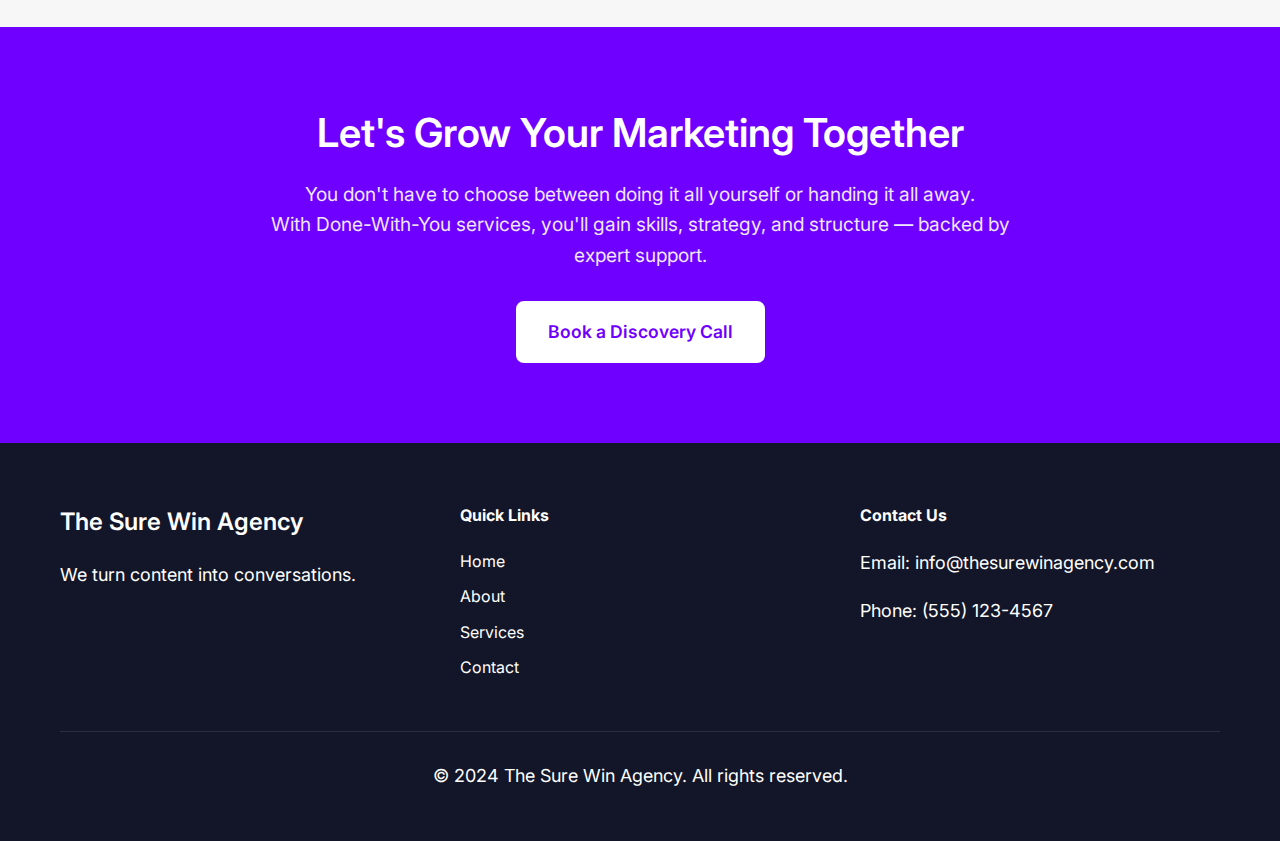
<file: services/done-with-you.html>
<!DOCTYPE html>
<html lang="en">
<head>
    <meta charset="UTF-8">
    <meta name="viewport" content="width=device-width, initial-scale=1.0">
    <title>Done-With-You Marketing Services | The Sure Win Agency</title>
    <meta name="description" content="Discover our done-with-you marketing services for business owners who want collaborative marketing support, expert coaching, and accountability while staying actively involved. Book your free strategy session today!">
    <link rel="stylesheet" href="../css/styles.css">
    <link rel="stylesheet" href="https://cdnjs.cloudflare.com/ajax/libs/font-awesome/6.0.0/css/all.min.css">
    <link rel="preconnect" href="https://fonts.googleapis.com">
    <link rel="preconnect" href="https://fonts.gstatic.com" crossorigin>
    <link href="https://fonts.googleapis.com/css2?family=Inter:wght@400;500;600;700&display=swap" rel="stylesheet">
    <script src="../js/navigation.js"></script>
</head>
<body>
    <!-- Navigation will be inserted by navigation.js -->

    <!-- Hero Section -->
    <section class="services-hero new-hero-layout">
        <div class="container">
            <div class="hero-flex">
                <div class="hero-left">
                    <h1 class="hero-title">Done-<span class="highlight-primary">With</span>-You Services That Empower You 🤝</h1>
                    <p class="hero-subtitle">Want to stay involved in your marketing but need expert support and structure? Our collaborative services help you grow with clarity and confidence.</p>
                    <div class="hero-cta-buttons">
                        <a href="../contact.html" class="cta-button primary">
                            Book a Discovery Call</a>
                    </div>
                </div>
                <div class="hero-right">
                    <img src="../images/elementor-placeholder-image.png" alt="Done-With-You Marketing Services">
                </div>
            </div>
        </div>
    </section>

    <!-- Who This Is For Section -->
    <section class="who-this-is-for">
        <div class="container who-content">
            <h2>Perfect for Business That Are…</h2>
            <div class="who-grid">
                <div class="who-card">
                    <span class="who-emoji">🤝</span>
                    <h3>Overwhelmed by DIY marketing but not ready to fully outsource</h3>
                </div>
                <div class="who-card">
                    <span class="who-emoji">🔥</span>
                    <h3>Craving expert guidance and strategic input into their marketing</h3>
                </div>
                <div class="who-card">
                    <span class="who-emoji">📝</span>
                    <h3>Looking for accountability, structure, direction, and clarity</h3>
                </div>
                <div class="who-card">
                    <span class="who-emoji">🎯</span>
                    <h3>Ready to stop shooting in the dark and start getting targeted results</h3>
                </div>
            </div>
            <div class="who-cta">Our Done-With-You approach gives you a partner in the process, so you never feel like you're doing it alone.</div>
        </div>
    </section>

    <!-- What's Included Section -->
    <section class="included-services">
        <div class="container">
            <h2>How We Work With You</h2>
            <div class="services-grid">
                <div class="service-card">
                    <span class="who-emoji">🎯</span>
                    <h3>Marketing Coaching</h3>
                    <p>One-on-one support to help you clarify goals, fix bottlenecks, and make smarter marketing decisions. Experience true collaborative marketing support.</p>
                    <a href="../contact.html" class="cta-button primary">Learn More</a>
                </div>
                <div class="service-card">
                    <span class="who-emoji">📸</span>
                    <h3>Content Creation Classes</h3>
                    <p>We teach you (or your team) how to plan, shoot, and edit impactful content — right from your location. Get hands-on, guided content creation.</p>
                    <a href="../contact.html" class="cta-button primary">Learn More</a>
                </div>
                <div class="service-card">  
                    <span class="who-emoji">💡</span>                
                    <h3>Strategy Sessions</h3>
                    <p>Monthly or quarterly deep dives to review performance, optimise your approach, and stay on track. Benefit from marketing coaching and strategy that adapts as you grow.</p>
                    <a href="../contact.html" class="cta-button primary">Learn More</a>
                </div>
            </div>
        </div>
    </section>

    <!-- How It Works Section -->
    <section class="how-it-works">
        <div class="container">
            <h2>How Our Collaborative Process Works</h2>
            <div class="steps-grid">
                <div class="step-card">
                    <div class="step-number">1</div>
                    <h3>Kickoff Call</h3>
                    <p>We map out your goals, current systems, and key challenges to set the stage for partnered marketing services.</p>
                </div>
                <div class="step-card">
                    <div class="step-number">2</div>
                    <h3>Guided Implementation</h3>
                    <p>You'll get templates, feedback, and expert support while executing your plan. We're with you every step of the way.</p>
                </div>
                <div class="step-card">
                    <div class="step-number">3</div>
                    <h3>Review &amp; Refine</h3>
                    <p>We analyse results together and adjust strategy as you grow, ensuring your done-with-you marketing services deliver results.</p>
                </div>
            </div>
        </div>
    </section>

    <!-- Proof Section -->
    <section class="client-wins">
        <div class="container">
            <h2>Real Results from Real Collaboration</h2>
            <div class="testimonials-grid">
                <div class="testimonial-card">
                    <blockquote>"I finally understand how to create content that actually gets seen. The class was a game-changer."</blockquote>
                    <cite>– Tanya, Florist</cite>
                </div>
                <div class="testimonial-card">
                    <blockquote>"Having a coach meant I stayed consistent — and saw more engagement than ever before."</blockquote>
                    <cite>– Dev, Café Owner</cite>
                </div>
            </div>
        </div>
    </section>

    <!-- Final CTA Section -->
    <section class="final-cta">
        <div class="container cta-content">
            <h2>Let's Grow Your Marketing Together</h2>
            <p>You don't have to choose between doing it all yourself or handing it all away.<br>
            With Done-With-You services, you'll gain skills, strategy, and structure — backed by expert support.</p>
            <a href="../contact.html" class="cta-button primary">
                Book a Discovery Call
            </a>
        </div>
    </section>

    <!-- Footer will be inserted by navigation.js -->

    <script src="../js/main.js"></script>
</body>
</html>
</file>
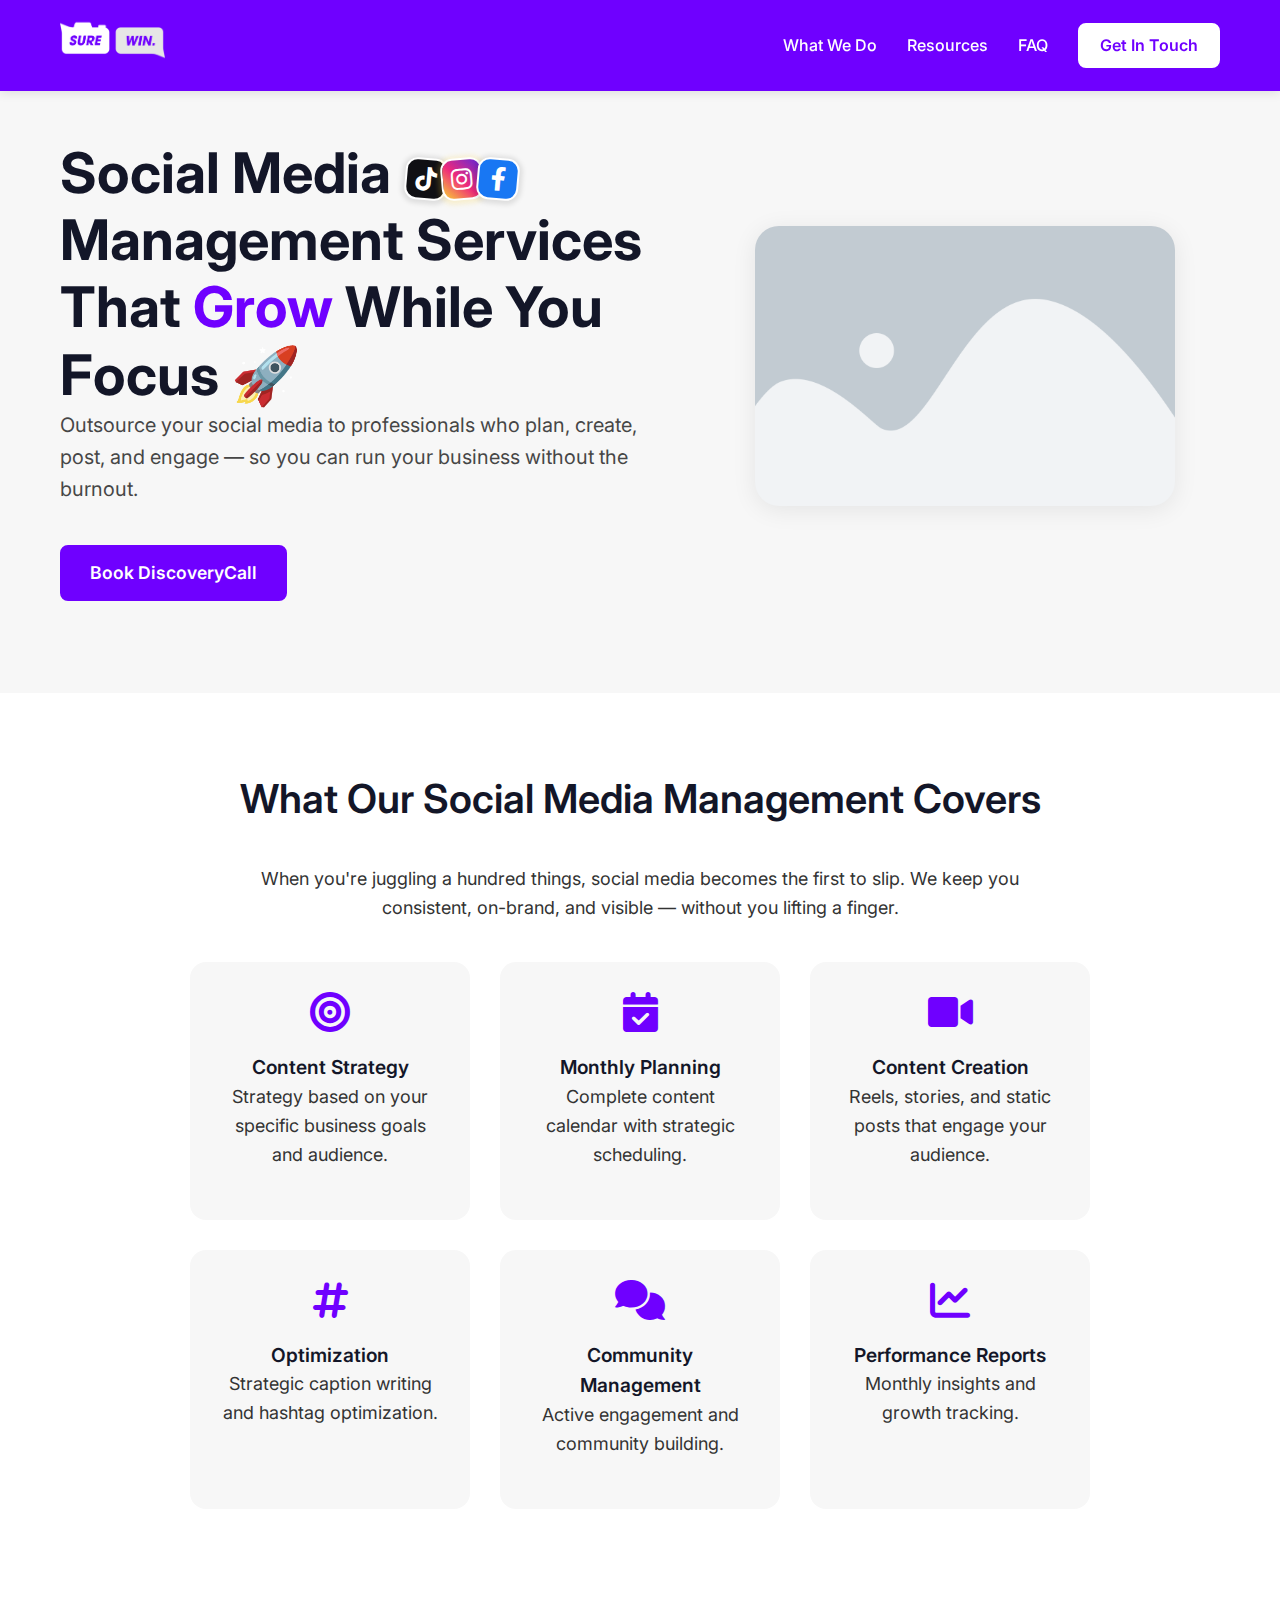
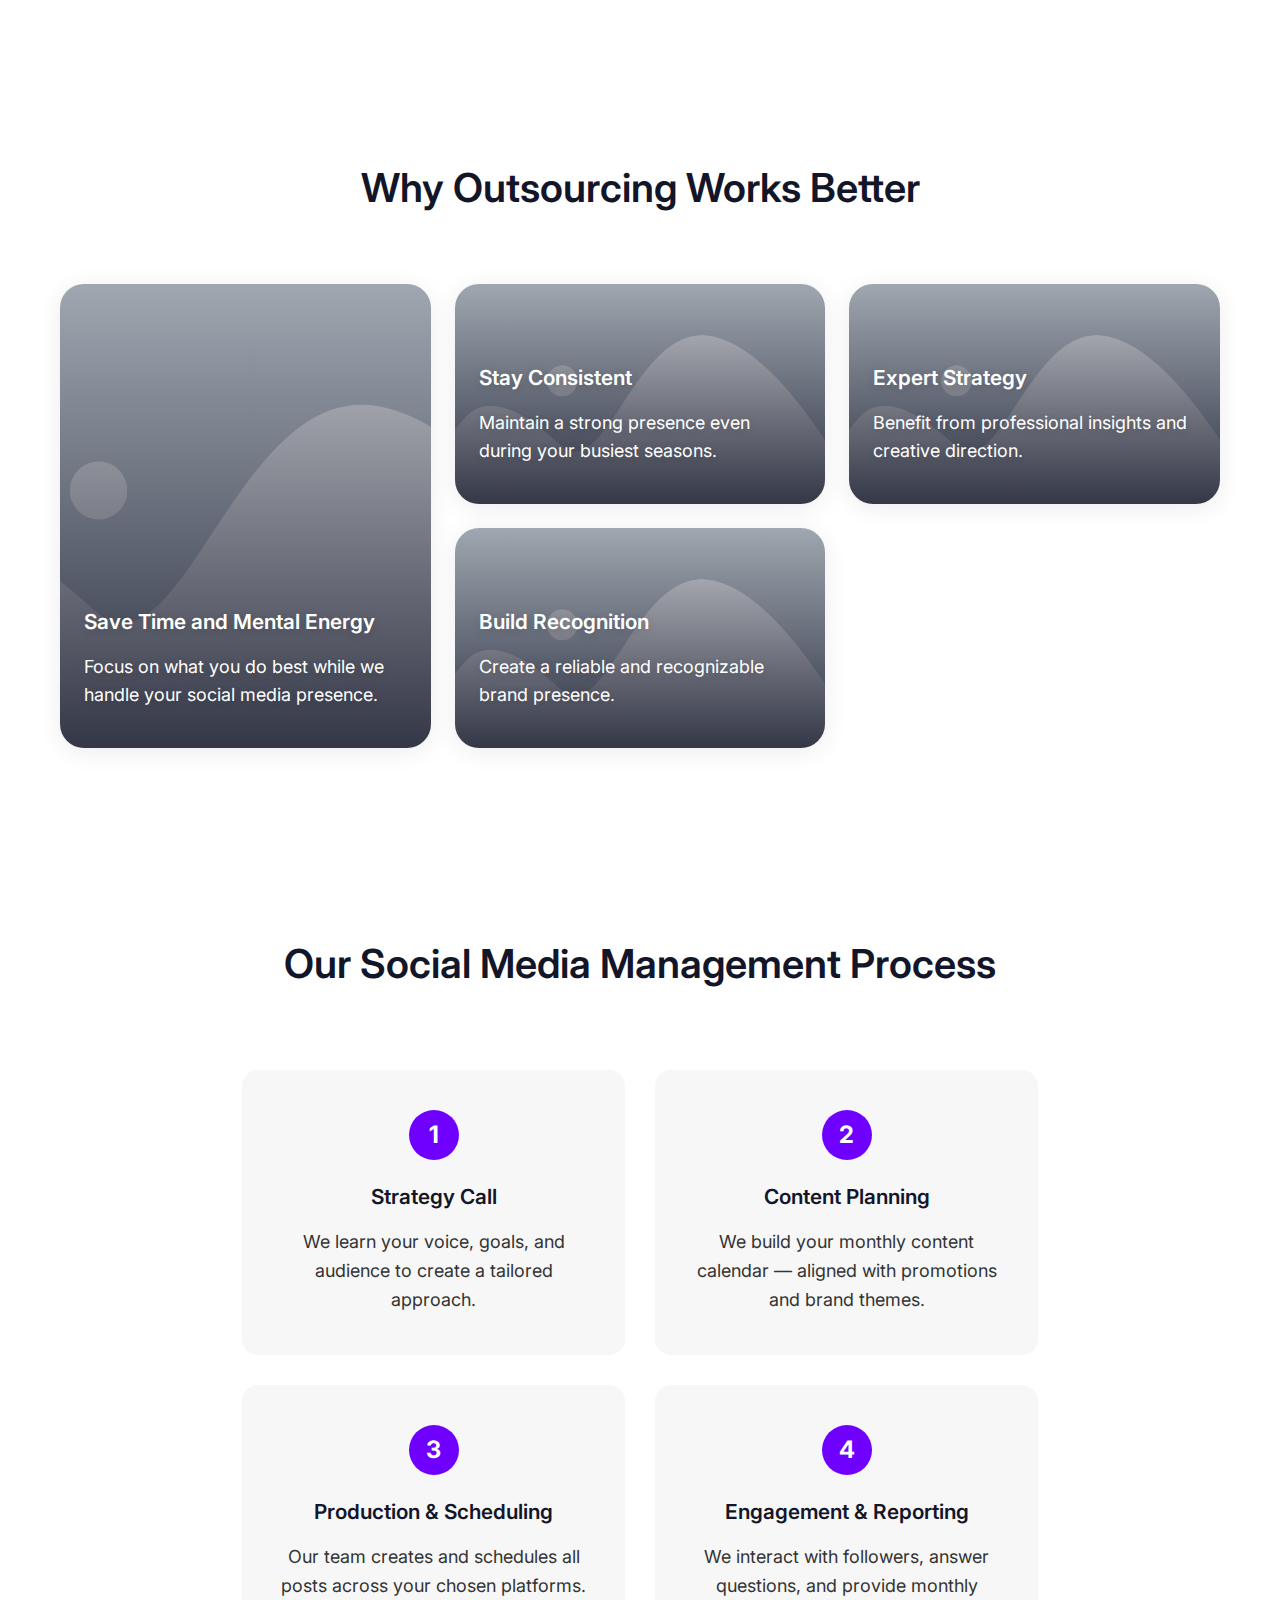
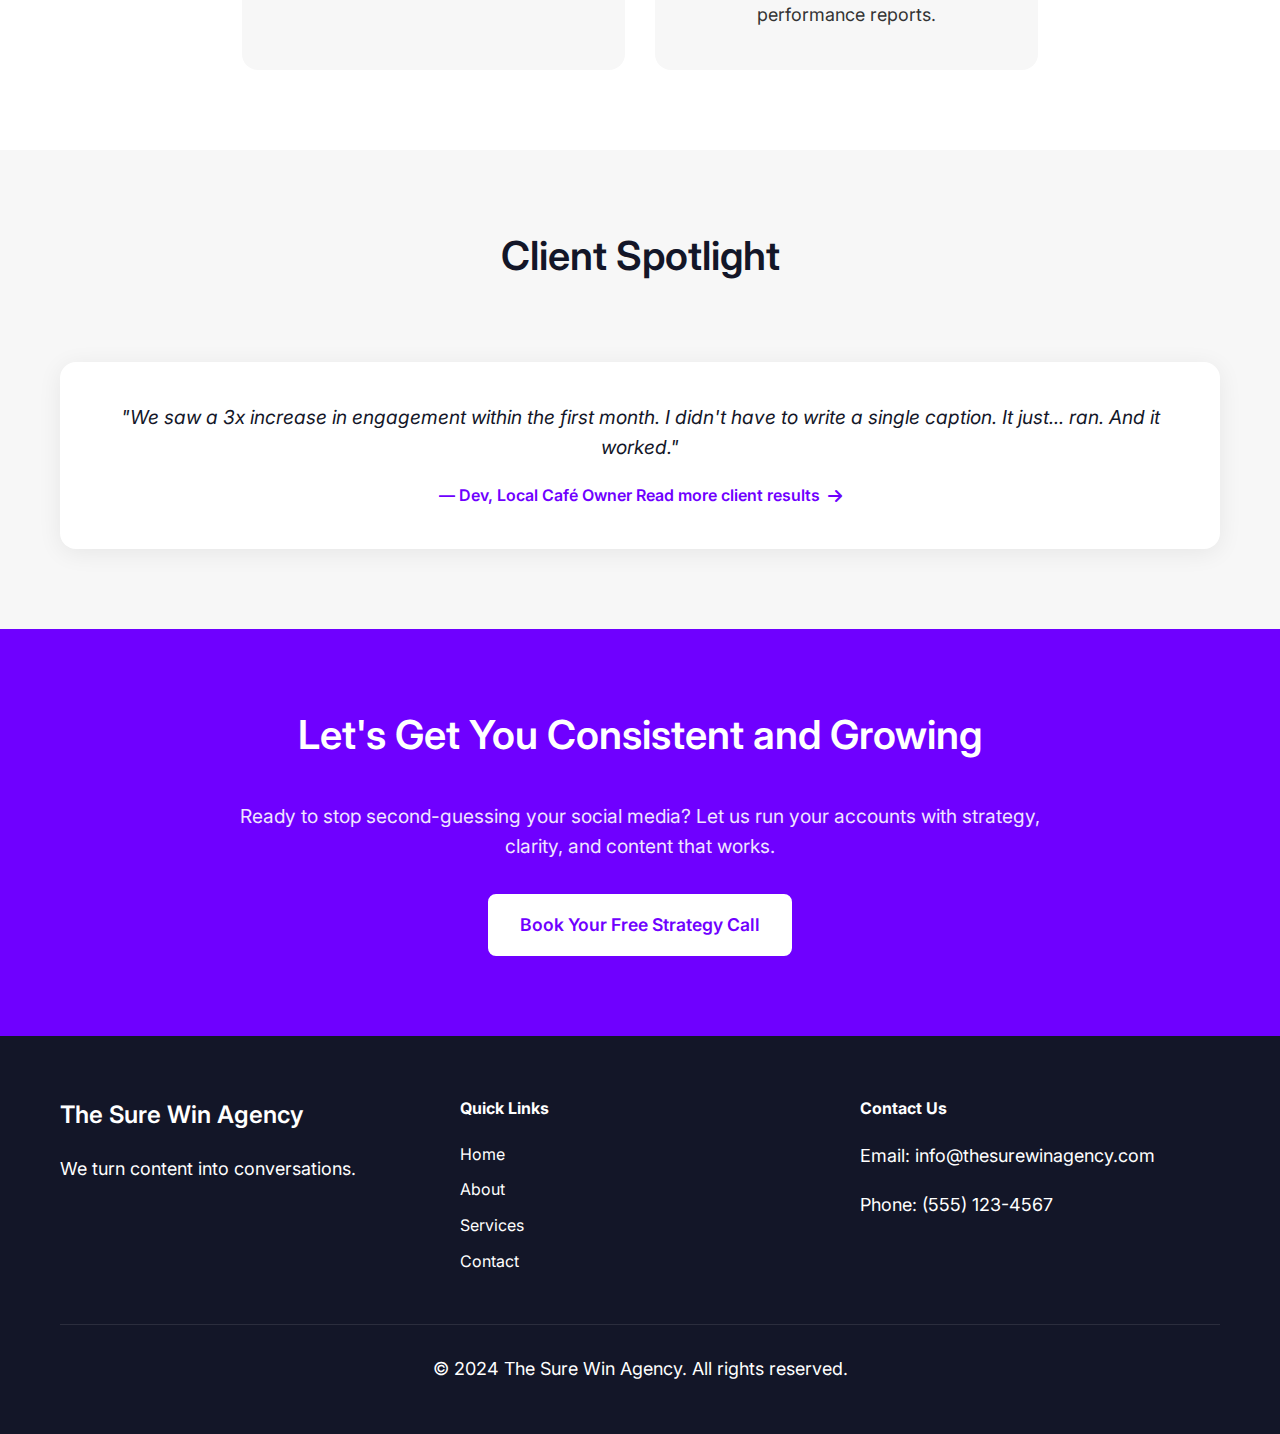
<file: services/social-media-management.html>
<!DOCTYPE html>
<html lang="en">
<head>
    <meta charset="UTF-8">
    <meta name="viewport" content="width=device-width, initial-scale=1.0">
    <title>Social Media Management Services | Professional Social Media for Small Business | The Sure Win Agency</title>
    <meta name="description" content="Outsource your social media management to professionals who plan, create, and engage. Grow your social media presence with our expert content strategy and scheduling services.">
    <link rel="stylesheet" href="../css/styles.css">
    <link rel="stylesheet" href="https://cdnjs.cloudflare.com/ajax/libs/font-awesome/6.0.0/css/all.min.css">
    <link rel="preconnect" href="https://fonts.googleapis.com">
    <link rel="preconnect" href="https://fonts.gstatic.com" crossorigin>
    <link href="https://fonts.googleapis.com/css2?family=Inter:wght@400;500;600;700&display=swap" rel="stylesheet">
    <script src="../js/navigation.js"></script>
</head>
<body>
    <!-- Navigation will be inserted by navigation.js -->

    <!-- Hero Section -->
    <section class="services-hero new-hero-layout">
        <div class="container">
            <div class="hero-flex">
                <div class="hero-left">
                    <h1 class="hero-title">Social Media <span class="social-icons-inline">
                        <span class="icon-bg tiktok"><i class="fab fa-tiktok"></i></span>
                        <span class="icon-bg instagram"><i class="fab fa-instagram"></i></span>
                        <span class="icon-bg facebook"><i class="fab fa-facebook-f"></i></span>
                      </span>
                      Management Services That <span class="highlight-primary">Grow</span> While You Focus 🚀</h1>
                    <p class="hero-subtitle">Outsource your social media to professionals who plan, create, post, and engage — so you can run your business without the burnout.</p>
                    <div class="hero-cta-buttons">
                        <a href="../contact.html" class="cta-button primary">Book DiscoveryCall</a>
                    </div>
                </div>
                <div class="hero-right">
                    <img src="../images/elementor-placeholder-image.png" alt="Social Media Management Services">
                </div>
            </div>
        </div>
    </section>

    <!-- Overview Section -->
    <section class="who-this-is-for">
        <div class="container">
            <div class="section-header">
                <h2>What Our Social Media Management Covers</h2>
            </div>
            <div class="who-content">
                <p class="section-intro">When you're juggling a hundred things, social media becomes the first to slip. We keep you consistent, on-brand, and visible — without you lifting a finger.</p>
                <div class="who-grid">
                    <div class="who-card">
                        <i class="fas fa-bullseye"></i>
                        <h3>Content Strategy</h3>
                        <p>Strategy based on your specific business goals and audience.</p>
                    </div>
                    <div class="who-card">
                        <i class="fas fa-calendar-check"></i>
                        <h3>Monthly Planning</h3>
                        <p>Complete content calendar with strategic scheduling.</p>
                    </div>
                    <div class="who-card">
                        <i class="fas fa-video"></i>
                        <h3>Content Creation</h3>
                        <p>Reels, stories, and static posts that engage your audience.</p>
                    </div>
                    <div class="who-card">
                        <i class="fas fa-hashtag"></i>
                        <h3>Optimization</h3>
                        <p>Strategic caption writing and hashtag optimization.</p>
                    </div>
                    <div class="who-card">
                        <i class="fas fa-comments"></i>
                        <h3>Community Management</h3>
                        <p>Active engagement and community building.</p>
                    </div>
                    <div class="who-card">
                        <i class="fas fa-chart-line"></i>
                        <h3>Performance Reports</h3>
                        <p>Monthly insights and growth tracking.</p>
                    </div>
                </div>
                <div class="section-cta">
                    <a href="done-for-you.html" class="cta-button secondary">Learn More About Our Done-For-You Services</a>
                </div>
            </div>
        </div>
    </section>

    <!-- Why It Works Section -->
    <section class="dynamic-cards-section">
        <div class="container">
            <div class="section-header">
                <h2>Why Outsourcing Works Better</h2>
            </div>
            <div class="dynamic-cards-grid">
                <div class="dynamic-card card-large">
                    <img src="../images/elementor-placeholder-image.png" alt="Save Time and Energy">
                    <div class="card-overlay">
                        <h3>Save Time and Mental Energy</h3>
                        <p>Focus on what you do best while we handle your social media presence.</p>
                    </div>
                </div>
                <div class="dynamic-card card-medium">
                    <img src="../images/elementor-placeholder-image.png" alt="Stay Consistent">
                    <div class="card-overlay">
                        <h3>Stay Consistent</h3>
                        <p>Maintain a strong presence even during your busiest seasons.</p>
                    </div>
                </div>
                <div class="dynamic-card card-medium">
                    <img src="../images/elementor-placeholder-image.png" alt="Expert Strategy">
                    <div class="card-overlay">
                        <h3>Expert Strategy</h3>
                        <p>Benefit from professional insights and creative direction.</p>
                    </div>
                </div>
                <div class="dynamic-card card-medium">
                    <img src="../images/elementor-placeholder-image.png" alt="Brand Recognition">
                    <div class="card-overlay">
                        <h3>Build Recognition</h3>
                        <p>Create a reliable and recognizable brand presence.</p>
                    </div>
                </div>
            </div>
        </div>
    </section>

    <!-- How It Works Section -->
    <section class="how-it-works">
        <div class="container">
            <div class="section-header">
                <h2>Our Social Media Management Process</h2>
            </div>
            <div class="steps-grid">
                <div class="step-card">
                    <div class="step-number">1</div>
                    <h3>Strategy Call</h3>
                    <p>We learn your voice, goals, and audience to create a tailored approach.</p>
                </div>
                <div class="step-card">
                    <div class="step-number">2</div>
                    <h3>Content Planning</h3>
                    <p>We build your monthly content calendar — aligned with promotions and brand themes.</p>
                </div>
                <div class="step-card">
                    <div class="step-number">3</div>
                    <h3>Production & Scheduling</h3>
                    <p>Our team creates and schedules all posts across your chosen platforms.</p>
                </div>
                <div class="step-card">
                    <div class="step-number">4</div>
                    <h3>Engagement & Reporting</h3>
                    <p>We interact with followers, answer questions, and provide monthly performance reports.</p>
                </div>
            </div>
        </div>
    </section>

    <!-- Client Success Story Section -->
    <section class="client-wins">
        <div class="container">
            <div class="section-header">
                <h2>Client Spotlight</h2>
            </div>
            <div class="testimonials-grid">
                <div class="testimonial-card">
                    <blockquote>
                        "We saw a 3x increase in engagement within the first month. I didn't have to write a single caption. It just... ran. And it worked."
                    </blockquote>
                    <cite>— Dev, Local Café Owner</cite>
                    <a href="../case-studies" class="service-link">Read more client results <i class="fas fa-arrow-right"></i></a>
                </div>
            </div>
        </div>
    </section>

    <!-- Final CTA Section -->
    <section class="final-cta">
        <div class="container">
            <div class="cta-content">
                <div class="section-header">
                    <h2>Let's Get You Consistent and Growing</h2>
                </div>
                <p>Ready to stop second-guessing your social media? Let us run your accounts with strategy, clarity, and content that works.</p>
                <div class="cta-buttons">
                    <a href="../contact.html" class="cta-button primary">Book Your Free Strategy Call</a>
                </div>
            </div>
        </div>
    </section>

    <!-- Footer will be inserted by navigation.js -->

    <script src="../js/main.js"></script>
</body>
</html>
</file>
<file: css/styles.css>
/* Reset and Base Styles */
* {
    margin: 0;
    padding: 0;
    box-sizing: border-box;
}

:root {
    --primary-color: #6f00ff;
    --secondary-color: #131628;
    --background-color: #F7F7F7;
    --text-color: #333333;
    --white: #ffffff;
    --light-gray: #f5f5f5;
    --transition: all 0.3s ease;
}

body {
    font-family: 'Inter', sans-serif;
    line-height: 1.6;
    color: var(--text-color);
    background-color: var(--background-color);
}

.container {
    max-width: 1200px;
    margin: 0 auto;
    padding: 0 20px;
}

/* Typography */
h1 {
    font-size: 64px;
    font-weight: 700;
    line-height: 1.2;
    margin-bottom: 20px;
}

h2 {
    font-size: 48px;
    font-weight: 600;
    line-height: 1.3;
    margin-bottom: 30px;
}

h3 {
    font-size: 24px;
    font-weight: 600;
    margin-bottom: 15px;
}

p {
    font-size: 18px;
    margin-bottom: 20px;
}

/* Navigation */
.navbar {
    position: fixed;
    top: 0;
    left: 0;
    width: 100%;
    background-color: var(--primary-color);
    box-shadow: 0 2px 10px rgba(0, 0, 0, 0.1);
    z-index: 1000;
}

.nav-container {
    display: flex;
    justify-content: space-between;
    align-items: center;
    padding: 20px;
    max-width: 1200px;
    margin: 0 auto;
}

.logo {
    font-size: 24px;
    font-weight: 700;
    color: var(--white);
    text-decoration: none;
}

.nav-links {
    display: flex;
    gap: 30px;
    align-items: center;
}

.nav-links a {
    text-decoration: none;
    color: var(--white);
    font-weight: 500;
    transition: var(--transition);
}

.nav-links a:hover {
    color: var(--background-color);
}

.nav-links .cta-button {
    background-color: var(--white);
    color: var(--primary-color);
    border: 2px solid var(--white);
    padding: 8px 20px;
    border-radius: 8px;
    font-weight: 600;
    transition: all 0.3s ease;
    text-decoration: none;
    display: inline-block;
}

.nav-links .cta-button:hover {
    background-color: var(--primary-color);
    color: var(--white);
    border-color: var(--white);
    transform: translateY(-2px);
    box-shadow: 0 4px 12px rgba(111, 0, 255, 0.2);
}

/* Mobile Menu Styles */
.mobile-menu-btn {
    display: none;
    background: none;
    border: none;
    cursor: pointer;
    padding: 0.5rem;
    z-index: 1001;
}

.mobile-menu-btn span {
    display: block;
    width: 25px;
    height: 2px;
    background-color: var(--white);
    margin: 5px 0;
    transition: all 0.3s ease;
}

.mobile-menu-btn.active span:nth-child(1) {
    transform: rotate(45deg) translate(5px, 5px);
    background-color: var(--text-color);
}

.mobile-menu-btn.active span:nth-child(2) {
    opacity: 0;
}

.mobile-menu-btn.active span:nth-child(3) {
    transform: rotate(-45deg) translate(5px, -5px);
    background-color: var(--text-color);
}

@media (max-width: 768px) {
    .mobile-menu-btn {
        display: block;
    }

    .nav-links {
        position: fixed;
        top: 0;
        right: -100%;
        width: 100%;
        height: 100vh;
        background-color: var(--white);
        flex-direction: column;
        padding: 80px 1.5rem 1.5rem;
        transition: right 0.3s ease;
        z-index: 1000;
        display: flex !important;
        overflow-y: auto;
    }

    .nav-links.active {
        right: 0;
    }

    .nav-links a {
        margin: 1rem 0;
        font-size: 1.25rem;
        color: var(--text-color);
        text-align: center;
        width: 100%;
        text-decoration: none;
    }

    .nav-links a:hover {
        color: var(--primary-color);
    }

    /* Mobile menu CTA button styles */
    .nav-links .cta-button {
        margin-top: 1.5rem;
        width: 100%;
        text-align: center;
        background-color: var(--primary-color);
        color: var(--white);
        border: 2px solid var(--white);
        padding: 12px 24px;
        font-size: 1.25rem;
        border-radius: 8px;
        transition: all 0.3s ease;
        display: block;
    }

    .nav-links .cta-button:hover {
        background-color: var(--secondary-color);
        transform: translateY(-2px);
        color: var(--white);
        border-color: var(--white);
    }
}

/* Button Styles */
.cta-button {
    display: inline-flex;
    align-items: center;
    gap: 10px;
    padding: 12px 24px;
    background-color: var(--white);
    color: var(--primary-color);
    text-decoration: none;
    border-radius: 8px;
    font-weight: 600;
    transition: all 0.3s ease;
    border: 2px solid var(--white);
}

.cta-button:hover {
    background-color: var(--primary-color);
    color: var(--white);
    border-color: var(--white);
    transform: translateY(-2px);
    box-shadow: 0 4px 12px rgba(111, 0, 255, 0.2);
}

.cta-button i {
    font-size: 16px;
}

.cta-button.secondary {
    background-color: transparent;
    color: var(--white);
    border: 2px solid var(--white);
}

.cta-button.secondary:hover {
    background-color: var(--white);
    color: var(--primary-color);
    border-color: var(--white);
}

/* Button Container */
.cta-buttons {
    display: flex;
    gap: 1rem;
    justify-content: center;
    margin-top: 2rem;
}

/* Button Loading Animation */
.contact-form .cta-button.loading {
    position: relative;
    color: transparent;
}

.contact-form .cta-button.loading::after {
    content: "";
    position: absolute;
    top: 50%;
    left: 50%;
    width: 20px;
    height: 20px;
    margin: -10px 0 0 -10px;
    border: 2px solid var(--white);
    border-top-color: transparent;
    border-radius: 50%;
    animation: button-loading 0.8s linear infinite;
}

@keyframes button-loading {
    to {
        transform: rotate(360deg);
    }
}

/* Hero Section */
.hero {
    padding: 120px 0;
    background: linear-gradient(135deg, var(--secondary-color), var(--primary-color));
    color: var(--white);
    text-align: center;
}

/* Marquee Section */
.marquee-section {
    background: var(--primary-color);
    padding: 15px 0;
    overflow: hidden;
    white-space: nowrap;
    width: 100%;
    position: relative;
}

.marquee-content {
    display: inline-flex;
    white-space: nowrap;
    will-change: transform;
    animation: marquee 20s linear infinite;
    position: relative;
}

.marquee-content span {
    display: inline-block;
    color: var(--white);
    font-size: 1.2rem;
    font-weight: 600;
    margin-right: 40px;
}

@keyframes marquee {
    0% {
        transform: translateX(0%);
    }
    100% {
        transform: translateX(-40%);
    }
}

.hero-content {
    max-width: 800px;
    margin: 0 auto;
}

.hero h1 {
    font-size: 64px;
    margin-bottom: 20px;
    background: linear-gradient(135deg, #ffffff, #e0e0e0);
    -webkit-background-clip: text;
    -webkit-text-fill-color: transparent;
}

.hero h2 {
    font-size: 36px;
    margin-bottom: 30px;
    color: var(--white);
}

.hero p {
    font-size: 20px;
    margin-bottom: 40px;
    opacity: 0.9;
}

/* Problem Section */
.problem-section {
    padding: 100px 0;
    background-color: var(--white);
    text-align: center;
}

.problem-section h2 {
    max-width: 800px;
    margin: 0 auto 60px;
}

.problem-grid {
    display: grid;
    grid-template-columns: repeat(auto-fit, minmax(300px, 1fr));
    gap: 30px;
    margin-top: 40px;
}

.problem-card {
    padding: 40px 30px;
    background: var(--background-color);
    border-radius: 12px;
    transition: var(--transition);
}

.problem-card:hover {
    transform: translateY(-5px);
    box-shadow: 0 10px 30px rgba(0, 0, 0, 0.1);
}

.problem-card i {
    font-size: 40px;
    color: var(--primary-color);
    margin-bottom: 20px;
}

/* Solution Section */
.solution-section {
    padding: 100px 0;
    background-color: var(--background-color);
    text-align: center;
}

.solution-section h2 {
    max-width: 800px;
    margin: 0 auto 60px;
}

.solution-grid {
    display: grid;
    grid-template-columns: repeat(auto-fit, minmax(300px, 1fr));
    gap: 30px;
    margin-top: 40px;
}

.solution-card {
    padding: 40px 30px;
    background: var(--white);
    border-radius: 12px;
    transition: var(--transition);
}

.solution-card:hover {
    transform: translateY(-5px);
    box-shadow: 0 10px 30px rgba(0, 0, 0, 0.1);
}

.solution-card i {
    font-size: 40px;
    color: var(--primary-color);
    margin-bottom: 20px;
}

/* Results Section */
.results-section {
    padding: 100px 0;
    background-color: var(--white);
    text-align: center;
}

.results-section h2 {
    max-width: 800px;
    margin: 0 auto 60px;
}

.results-grid {
    display: grid;
    grid-template-columns: repeat(auto-fit, minmax(250px, 1fr));
    gap: 30px;
    margin-top: 40px;
}

.result-card {
    padding: 40px 30px;
    background: var(--background-color);
    border-radius: 12px;
    transition: var(--transition);
}

.result-card:hover {
    transform: translateY(-5px);
    box-shadow: 0 10px 30px rgba(0, 0, 0, 0.1);
}

.result-card h3 {
    font-size: 48px;
    color: var(--primary-color);
    margin-bottom: 10px;
}

/* CTA Section */
.cta-section {
    padding: 100px 0;
    background: var(--primary-color);
    color: var(--white);
    text-align: center;
}

.cta-section h2 {
    max-width: 800px;
    margin: 0 auto 20px;
    color: var(--white);
}

.cta-section p {
    max-width: 600px;
    margin: 0 auto 40px;
    font-size: 20px;
    opacity: 0.9;
}

/* Features and Benefits Section */
.features-benefits {
    padding: 80px 0;
    background-color: var(--light-gray);
}

.section-intro {
    text-align: center;
    max-width: 800px;
    margin: 0 auto 40px;
}

.service-grid {
    display: grid;
    grid-template-columns: repeat(auto-fill, minmax(300px, 1fr));
    gap: 30px;
    margin-top: 40px;
}

.service-card {
    background-color: var(--white);
    border-radius: 8px;
    box-shadow: 0 4px 12px rgba(0, 0, 0, 0.08);
    padding: 30px;
    margin-bottom: 30px;
    transition: transform 0.3s ease, box-shadow 0.3s ease;
}

.service-card:hover {
    transform: translateY(-5px);
    box-shadow: 0 8px 24px rgba(0, 0, 0, 0.12);
}

.service-card h3 {
    margin-top: 0;
    margin-bottom: 15px;
    color: var(--primary-color);
}

.service-card p {
    margin-bottom: 20px;
    color: #666;
    line-height: 1.6;
}

.service-card ul {
    margin-bottom: 20px;
    padding-left: 20px;
}

.service-card li {
    margin-bottom: 8px;
    color: #555;
}

.feature-icon {
    width: 60px;
    height: 60px;
    background-color: var(--primary-color);
    color: var(--white);
    border-radius: 50%;
    display: flex;
    align-items: center;
    justify-content: center;
    margin: 0 auto 20px;
    font-size: 24px;
}

/* Benefits Section */
.benefits-section {
    margin-top: 60px;
}

.benefits-grid {
    display: grid;
    grid-template-columns: repeat(auto-fill, minmax(250px, 1fr));
    gap: 30px;
    margin-top: 40px;
}

.benefit-card {
    background-color: var(--white);
    border-radius: 8px;
    box-shadow: 0 4px 12px rgba(0, 0, 0, 0.08);
    padding: 25px;
    text-align: center;
    transition: transform 0.3s ease, box-shadow 0.3s ease;
}

.benefit-card:hover {
    transform: translateY(-5px);
    box-shadow: 0 8px 24px rgba(0, 0, 0, 0.12);
}

.benefit-icon {
    width: 60px;
    height: 60px;
    background-color: var(--primary-color);
    color: var(--white);
    border-radius: 50%;
    display: flex;
    align-items: center;
    justify-content: center;
    margin: 0 auto 20px;
    font-size: 24px;
}

.benefit-card h4 {
    margin-top: 0;
    margin-bottom: 15px;
    color: var(--primary-color);
}

.benefit-card p {
    margin-bottom: 0;
    color: #666;
    line-height: 1.6;
}

/* FAQ Hero Section */
.faq-hero {
    padding: 120px 0 80px;
    background: linear-gradient(135deg, var(--secondary-color), var(--primary-color));
    color: var(--white);
    text-align: center;
}

.faq-hero h1 {
    font-size: 3.5rem;
    font-weight: 700;
    margin-bottom: 20px;
    line-height: 1.2;
}

.faq-hero .hero-subtitle {
    font-size: 1.25rem;
    max-width: 800px;
    margin: 0 auto;
    opacity: 0.9;
}

/* FAQ Section */
.faq-section {
    padding: 100px 0;
    background-color: var(--background-color);
}

.faq-section .container {
    max-width: 800px;
    margin: 0 auto;
    padding: 0 20px;
}

.faq-grid {
    display: flex;
    flex-direction: column;
    gap: 20px;
}

.faq-item {
    background-color: var(--white);
    border-radius: 8px;
    box-shadow: 0 2px 10px rgba(0, 0, 0, 0.1);
    overflow: hidden;
    transition: all 0.3s ease;
    border: 2px solid transparent;
}

.faq-item:hover {
    transform: translateY(-2px);
    box-shadow: 0 4px 15px rgba(0, 0, 0, 0.15);
    border-color: var(--primary-color);
}

.faq-item.active {
    border-color: var(--primary-color);
    box-shadow: 0 4px 15px rgba(111, 0, 255, 0.15);
}

.faq-question {
    padding: 20px;
    cursor: pointer;
    display: flex;
    justify-content: space-between;
    align-items: center;
    transition: all 0.3s ease;
    background-color: var(--white);
}

.faq-question:hover {
    background-color: var(--white);
}

.faq-question h3 {
    margin: 0;
    font-size: 18px;
    color: var(--secondary-color);
    font-weight: 600;
}

.faq-question i {
    transition: transform 0.3s ease;
    color: var(--primary-color);
}

.faq-item.active .faq-question i {
    transform: rotate(180deg);
}

.faq-answer {
    max-height: 0;
    overflow: hidden;
    transition: max-height 0.3s ease, padding 0.3s ease;
    padding: 0 20px;
    background-color: var(--white);
}

.faq-item.active .faq-answer {
    max-height: 500px;
    padding: 0 20px 20px;
}

.faq-answer p {
    margin: 0;
    color: var(--text-color);
    line-height: 1.6;
}

@media (max-width: 768px) {
    .faq-question h3 {
        font-size: 16px;
    }
    
    .faq-answer p {
        font-size: 14px;
    }
}

/* Pricing Section */
.pricing-section {
    padding: 80px 0;
    background-color: var(--white);
}

.pricing-grid {
    display: grid;
    grid-template-columns: repeat(auto-fit, minmax(280px, 1fr));
    gap: 30px;
    margin-top: 40px;
}

.pricing-card {
    background: var(--white);
    border-radius: 8px;
    padding: 2rem;
    box-shadow: 0 4px 6px rgba(0, 0, 0, 0.1);
    text-align: center;
    transition: transform 0.3s ease;
}

.pricing-card.featured {
    border: 2px solid var(--primary-color);
    transform: scale(1.05);
}

.pricing-card:hover {
    transform: translateY(-5px);
}

.pricing-card.featured:hover {
    transform: scale(1.05) translateY(-5px);
}

/* Footer */
.footer {
    padding: 60px 0 30px;
    background-color: var(--secondary-color);
    color: var(--white);
}

.footer-grid {
    display: grid;
    grid-template-columns: repeat(auto-fit, minmax(250px, 1fr));
    gap: 40px;
    margin-bottom: 40px;
}

.footer-info h3 {
    color: var(--white);
    margin-bottom: 20px;
}

.footer-links h4,
.footer-contact h4 {
    color: var(--white);
    margin-bottom: 20px;
}

.footer-links a {
    display: block;
    color: var(--white);
    text-decoration: none;
    margin-bottom: 10px;
    transition: var(--transition);
}

.footer-links a:hover {
    color: var(--primary-color);
}

.footer-bottom {
    text-align: center;
    padding-top: 30px;
    border-top: 1px solid rgba(255, 255, 255, 0.1);
}

/* Responsive Design */
@media (max-width: 768px) {
    .nav-links {
        display: none;
    }

    .mobile-menu-btn {
        display: block;
    }

    .hero {
        padding: 80px 0;
    }

    .problem-section,
    .solution-section,
    .results-section,
    .cta-section {
        padding: 60px 0;
    }

    .problem-grid,
    .solution-grid,
    .results-grid {
        grid-template-columns: 1fr;
    }

    .about-content {
        grid-template-columns: 1fr;
    }

    .subscribe-form {
        flex-direction: column;
    }

    .pricing-card.featured {
        transform: none;
    }

    .pricing-card.featured:hover {
        transform: translateY(-5px);
    }
}

/* Typing Animation Styles */
.typing-container {
    min-height: 60px;
    margin: 20px 0;
    display: flex;
    align-items: center;
    justify-content: center;
}

.typing-text {
    color: var(--primary-color);
    font-weight: 700;
    font-size: 2.5rem;
}

.cursor {
    display: inline-block;
    width: 5px;
    height: 1.2em;
    background-color: var(--primary-color);
    margin-left: 5px;
    animation: blink 0.7s infinite;
}

@keyframes blink {
    0%, 100% { opacity: 1; }
    50% { opacity: 0; }
}

/* FAQ Preview Section */
.faq-grid {
    display: grid;
    gap: 20px;
    margin: 40px 0;
}

.faq-item {
    background: var(--white);
    border-radius: 8px;
    padding: 20px;
    box-shadow: 0 2px 4px rgba(0, 0, 0, 0.05);
}

.faq-question {
    font-weight: 600;
    margin-bottom: 10px;
}

.faq-answer {
    color: var(--text-color);
    font-size: 16px;
}

/* Subscribe Section */
.subscribe-form {
    display: flex;
    gap: 15px;
    max-width: 500px;
    margin: 30px auto;
}

.subscribe-form input[type="email"] {
    flex: 1;
    padding: 12px;
    border: 2px solid var(--light-gray);
    border-radius: 4px;
    font-size: 16px;
    transition: border-color 0.3s ease;
}

.subscribe-form input[type="email"]:focus {
    outline: none;
    border-color: var(--primary-color);
}

.subscribe-message {
    opacity: 0;
    transition: opacity 0.3s ease;
    text-align: center;
    margin-top: 15px;
}

.subscribe-message.show {
    opacity: 1;
}

.success-message {
    color: #28a745;
}

.error-message {
    color: #dc3545;
}

/* Services Page Styles */
.service-types {
    padding: 80px 0;
    background-color: var(--white);
}

.service-type-grid {
    display: grid;
    grid-template-columns: repeat(auto-fit, minmax(300px, 1fr));
    gap: 30px;
    margin-top: 40px;
}

.service-type-card {
    background: var(--white);
    border-radius: 12px;
    padding: 40px;
    box-shadow: 0 4px 20px rgba(0, 0, 0, 0.05);
    transition: transform 0.3s ease, box-shadow 0.3s ease;
    position: relative;
    overflow: hidden;
}

.service-type-card::before {
    content: '';
    position: absolute;
    top: 0;
    left: 0;
    width: 100%;
    height: 4px;
    background: var(--primary-color);
    transform: scaleX(0);
    transform-origin: left;
    transition: transform 0.3s ease;
}

.service-type-card:hover {
    transform: translateY(-5px);
    box-shadow: 0 8px 30px rgba(0, 0, 0, 0.1);
}

.service-type-card:hover::before {
    transform: scaleX(1);
}

.service-type-icon {
    width: 60px;
    height: 60px;
    background: var(--light-gray);
    border-radius: 12px;
    display: flex;
    align-items: center;
    justify-content: center;
    margin-bottom: 24px;
    font-size: 24px;
    color: var(--primary-color);
}

.service-type-card h3 {
    font-size: 24px;
    margin-bottom: 16px;
    color: var(--secondary-color);
}

.service-type-features {
    list-style: none;
    padding: 0;
    margin: 24px 0;
}

.service-type-features li {
    padding-left: 24px;
    position: relative;
    margin-bottom: 12px;
    color: var(--text-color);
}

.service-type-features li::before {
    content: '✓';
    position: absolute;
    left: 0;
    color: var(--primary-color);
}

.service-link {
    display: inline-flex;
    align-items: center;
    gap: 8px;
    color: var(--primary-color);
    text-decoration: none;
    font-weight: 500;
    transition: gap 0.3s ease;
}

.service-link:hover {
    gap: 12px;
}

/* Featured Services Section */
.featured-services {
    padding: 80px 0;
    background-color: var(--light-gray);
}

.featured-services-grid {
    display: grid;
    grid-template-columns: repeat(auto-fit, minmax(280px, 1fr));
    gap: 30px;
    margin-top: 40px;
}

.featured-service-card {
    background: var(--white);
    border-radius: 12px;
    padding: 40px;
    box-shadow: 0 4px 20px rgba(0, 0, 0, 0.05);
    transition: transform 0.3s ease;
    display: flex;
    flex-direction: column;
}

.featured-service-card:hover {
    transform: translateY(-5px);
}

.featured-service-icon {
    width: 50px;
    height: 50px;
    background: var(--light-gray);
    border-radius: 10px;
    display: flex;
    align-items: center;
    justify-content: center;
    margin-bottom: 20px;
    font-size: 20px;
    color: var(--primary-color);
}

.service-features {
    list-style: none;
    padding: 0;
    margin: 20px 0;
    flex-grow: 1;
}

.service-features li {
    padding-left: 20px;
    position: relative;
    margin-bottom: 10px;
    color: var(--text-color);
}

.service-features li::before {
    content: '•';
    position: absolute;
    left: 0;
    color: var(--primary-color);
}

.service-cta {
    display: flex;
    align-items: center;
    justify-content: space-between;
    margin-top: 24px;
    padding-top: 24px;
    border-top: 1px solid var(--light-gray);
}

/* Additional Services Section */
.additional-services {
    padding: 80px 0;
    background-color: var(--white);
}

.additional-services-grid {
    display: grid;
    grid-template-columns: repeat(auto-fit, minmax(250px, 1fr));
    gap: 30px;
    margin-top: 40px;
}

.additional-service-card {
    background: var(--white);
    border-radius: 12px;
    padding: 30px;
    box-shadow: 0 4px 20px rgba(0, 0, 0, 0.05);
    transition: transform 0.3s ease;
    text-align: center;
}

.additional-service-card:hover {
    transform: translateY(-5px);
}

.additional-service-icon {
    width: 50px;
    height: 50px;
    background: var(--light-gray);
    border-radius: 10px;
    display: flex;
    align-items: center;
    justify-content: center;
    margin: 0 auto 20px;
    font-size: 20px;
    color: var(--primary-color);
}

/* Section Intro Styles */
.section-intro {
    max-width: 800px;
    margin: 0 auto 40px;
    text-align: center;
    color: var(--text-color);
    font-size: 18px;
    line-height: 1.6;
}

/* Responsive Adjustments */
@media (max-width: 768px) {
    .service-type-card,
    .featured-service-card,
    .additional-service-card {
        padding: 30px;
    }
    
    .service-cta {
        flex-direction: column;
        gap: 15px;
        align-items: stretch;
    }
    
    .service-cta .cta-button {
        width: 100%;
        text-align: center;
    }
}

/* Contact Page Styles */
.contact-hero {
    padding: 120px 0 80px;
    background-color: var(--secondary-color);
    color: var(--white);
    text-align: center;
}

.contact-hero h1 {
    font-size: 48px;
    margin-bottom: 20px;
}

.contact-hero .hero-subtitle {
    font-size: 20px;
    max-width: 800px;
    margin: 0 auto;
    color: var(--white);
    opacity: 0.9;
}

.contact-form-section {
    padding: 80px 0;
    background-color: var(--white);
}

.form-container {
    max-width: 800px;
    margin: 0 auto;
    background: var(--white);
    border-radius: 12px;
    box-shadow: 0 4px 20px rgba(0, 0, 0, 0.05);
    padding: 40px;
}

.form-progress {
    display: flex;
    justify-content: space-between;
    margin-bottom: 40px;
    position: relative;
}

.form-progress::before {
    content: '';
    position: absolute;
    top: 50%;
    left: 0;
    width: 100%;
    height: 2px;
    background: var(--light-gray);
    transform: translateY(-50%);
    z-index: 1;
}

.progress-step {
    position: relative;
    z-index: 2;
    background: var(--white);
    padding: 0 20px;
    text-align: center;
}

.step-number {
    width: 40px;
    height: 40px;
    border-radius: 50%;
    background: var(--light-gray);
    color: var(--text-color);
    display: flex;
    align-items: center;
    justify-content: center;
    margin: 0 auto 10px;
    font-weight: 600;
    transition: all 0.3s ease;
}

.progress-step.active .step-number {
    background: var(--primary-color);
    color: var(--white);
}

.step-label {
    font-size: 14px;
    font-weight: 500;
    color: var(--text-color);
}

.progress-step.active .step-label {
    color: var(--primary-color);
}

.form-step {
    display: none;
}

.form-step.active {
    display: block;
}

.form-step h3 {
    text-align: center;
    margin-bottom: 30px;
    color: var(--secondary-color);
}

.service-options,
.readiness-options {
    display: grid;
    gap: 20px;
    margin-bottom: 30px;
}

.service-option,
.readiness-option {
    display: flex;
    align-items: center;
    padding: 15px;
    border: 2px solid var(--light-gray);
    border-radius: 8px;
    cursor: pointer;
    transition: all 0.3s ease;
}

.service-option:hover,
.readiness-option:hover {
    border-color: var(--primary-color);
}

.service-option input,
.readiness-option input {
    display: none;
}

.checkbox-custom,
.radio-custom {
    width: 20px;
    height: 20px;
    border: 2px solid var(--light-gray);
    margin-right: 15px;
    position: relative;
    transition: all 0.3s ease;
}

.checkbox-custom {
    border-radius: 4px;
}

.radio-custom {
    border-radius: 50%;
}

.service-option input:checked + .checkbox-custom,
.readiness-option input:checked + .radio-custom {
    background: var(--primary-color);
    border-color: var(--primary-color);
}

.service-option input:checked + .checkbox-custom::after,
.readiness-option input:checked + .radio-custom::after {
    content: '';
    position: absolute;
    top: 50%;
    left: 50%;
    transform: translate(-50%, -50%);
}

.service-option input:checked + .checkbox-custom::after {
    width: 10px;
    height: 10px;
    background: var(--white);
    border-radius: 2px;
}

.readiness-option input:checked + .radio-custom::after {
    width: 8px;
    height: 8px;
    background: var(--white);
    border-radius: 50%;
}

.service-label,
.readiness-label {
    font-weight: 500;
    color: var(--text-color);
}

.form-fields {
    display: grid;
    gap: 20px;
    margin-bottom: 30px;
}

.form-group {
    display: flex;
    flex-direction: column;
}

.form-group label {
    margin-bottom: 8px;
    font-weight: 500;
    color: var(--text-color);
}

.form-group input,
.form-group select,
.form-group textarea {
    padding: 12px;
    border: 2px solid var(--light-gray);
    border-radius: 8px;
    font-size: 16px;
    transition: all 0.3s ease;
}

.form-group input:focus,
.form-group select:focus,
.form-group textarea:focus {
    outline: none;
    border-color: var(--primary-color);
}

.form-buttons {
    display: flex;
    justify-content: space-between;
    margin-top: 30px;
}

.prev-step,
.next-step,
.submit-form {
    padding: 12px 24px;
    border: none;
    border-radius: 8px;
    font-weight: 500;
    cursor: pointer;
    display: flex;
    align-items: center;
    gap: 8px;
    transition: all 0.3s ease;
}

.prev-step {
    background: var(--light-gray);
    color: var(--text-color);
}

.next-step,
.submit-form {
    background: var(--primary-color);
    color: var(--white);
}

.prev-step:hover {
    background: #e0e0e0;
}

.next-step:hover,
.submit-form:hover {
    background: #5a00d6;
    transform: translateY(-2px);
}

.contact-info {
    text-align: center;
    margin-top: 40px;
    padding-top: 40px;
    border-top: 1px solid var(--light-gray);
}

.contact-info a {
    color: var(--primary-color);
    text-decoration: none;
    font-weight: 500;
}

.contact-info a:hover {
    text-decoration: underline;
}

@media (max-width: 768px) {
    .contact-hero h1 {
        font-size: 36px;
    }
    
    .form-container {
        padding: 30px;
    }
    
    .form-progress {
        flex-direction: column;
        gap: 20px;
    }
    
    .form-progress::before {
        display: none;
    }
    
    .progress-step {
        display: flex;
        align-items: center;
        gap: 15px;
        padding: 0;
    }
    
    .step-number {
        margin: 0;
    }
    
    .form-buttons {
        flex-direction: column;
        gap: 15px;
    }
    
    .prev-step,
    .next-step,
    .submit-form {
        width: 100%;
        justify-content: center;
    }
}

/* Floating CTA */
.floating-cta-wrapper {
    position: fixed;
    bottom: 20px;
    left: 50%;
    transform: translateX(-50%);
    z-index: 1000;
    transition: all 0.3s ease;
    opacity: 0;
    visibility: hidden;
    width: 90%;
    max-width: 600px;
    right: auto;
    margin: 0;
    box-sizing: border-box;
}

.floating-cta-wrapper.visible {
    opacity: 1;
    visibility: visible;
    
}

.floating-cta {
    background: var(--white);
    padding: 15px 30px;
    border-radius: 50px;
    box-shadow: 0 4px 20px rgba(0, 0, 0, 0.15);
    transform: translateY(0);
    transition: all 0.3s ease;
    display: flex;
    align-items: center;

    gap: 15px;
}

.floating-cta:hover {
    transform: translateY(-5px);
    box-shadow: 0 8px 30px rgba(0, 0, 0, 0.2);
}

.floating-cta .cta-button {
    display: flex;
    align-items: center;
    gap: 10px;
    padding: 12px 24px;
    background: var(--primary-color);
    color: var(--white);
    border-radius: 50px;
    font-weight: 600;
    text-decoration: none;
    transition: all 0.3s ease;
    white-space: nowrap;
}

.floating-cta .cta-button:hover {
    background: var(--secondary-color);
    transform: none;
}

.floating-cta .cta-text {
    font-weight: 600;
    color: var(--text-color);
    white-space: nowrap;
}

/* Responsive Adjustments */
@media (max-width: 480px) {
    .floating-cta-wrapper {
        bottom: 10px;
        width: 90%;
        max-width: 320px;
    }

    .floating-cta {
        padding: 12px 20px;
        flex-direction: column;
        align-items: center;
        text-align: center;
        gap: 10px;
    }

    .floating-cta .cta-button {
        width: 100%;
        justify-content: center;
        padding: 10px 20px;
        font-size: 14px;
    }

    .floating-cta .cta-text {
        font-size: 14px;
    }
}

/* Animation Classes */
.animate-on-scroll {
    opacity: 0;
    transform: translateY(20px);
    transition: all 0.6s ease-out;
}

.animate-on-scroll.animate {
    opacity: 1;
    transform: translateY(0);
}

/* Enhanced Card Styles */
.problem-card, .solution-card, .result-card {
    position: relative;
    overflow: hidden;
    transition: all 0.4s cubic-bezier(0.4, 0, 0.2, 1);
}

.problem-card::before, .solution-card::before, .result-card::before {
    content: '';
    position: absolute;
    top: 0;
    left: 0;
    width: 100%;
    height: 100%;
    background: linear-gradient(135deg, rgba(111, 0, 255, 0.1), rgba(19, 22, 40, 0.1));
    opacity: 0;
    transition: opacity 0.3s ease;
}

.problem-card:hover::before, .solution-card:hover::before, .result-card:hover::before {
    opacity: 1;
}

.problem-card i, .solution-card i {
    transition: transform 0.3s ease;
}

.problem-card:hover i, .solution-card:hover i {
    transform: scale(1.1);
}

/* Problem Cards */
.problem-card {
    background: var(--white);
    border: 1px solid rgba(0, 0, 0, 0.1);
    transform: perspective(1000px) rotateX(0deg);
}

.problem-card:hover {
    transform: perspective(1000px) rotateX(5deg);
    box-shadow: 0 20px 40px rgba(0, 0, 0, 0.1);
}

/* Solution Cards */
.solution-card {
    background: var(--white);
    border-radius: 16px;
    box-shadow: 0 10px 30px rgba(0, 0, 0, 0.05);
}

.solution-card:hover {
    transform: translateY(-10px) scale(1.02);
    box-shadow: 0 20px 40px rgba(0, 0, 0, 0.1);
}

/* Result Cards */
.result-card {
    background: var(--white);
    border-radius: 20px;
    box-shadow: 0 15px 35px rgba(0, 0, 0, 0.05);
}

.result-card:hover {
    transform: translateY(-15px);
    box-shadow: 0 25px 50px rgba(0, 0, 0, 0.1);
}

.result-card h3 {
    position: relative;
    display: inline-block;
}

.result-card h3::after {
    content: '';
    position: absolute;
    bottom: -5px;
    left: 0;
    width: 0;
    height: 3px;
    background: var(--primary-color);
    transition: width 0.3s ease;
}

.result-card:hover h3::after {
    width: 100%;
}

/* Services Hero Section */
.services-hero {
    padding: 120px 0 80px;
    background: linear-gradient(135deg, var(--secondary-color), var(--primary-color));
    color: var(--white);
    text-align: center;
    position: relative;
    overflow: hidden;
}

.services-hero .container {
    max-width: 1200px;
    margin: 0 auto;
    padding: 0 20px;
    position: relative;
    z-index: 2;
}

.services-hero h1 {
    font-size: 3.5rem;
    font-weight: 700;
    margin-bottom: 0;
    line-height: 1.2;
    text-align: left;
}

.typing-container {
    display: inline;
    vertical-align: baseline;
}

.typing-text {
    color: var(--white);
    font-weight: 700;
    font-size: 3.5rem;
    line-height: 1.2;
    display: inline;
}

.cursor {
    display: inline-block;
    width: 3px;
    height: 1.2em;
    background-color: var(--white);
    margin-left: 5px;
    animation: blink 0.7s infinite;
    vertical-align: middle;
}

.services-hero .hero-subtitle {
    font-size: 1.25rem;
    max-width: 800px;
    margin: 0 auto 40px;
    opacity: 0.9;
}

.services-hero .hero-cta {
    display: flex;
    gap: 20px;
    justify-content: center;
    margin-top: 40px;
}

.services-hero .cta-button {
    padding: 12px 24px;
    font-size: 1.1rem;
    border-radius: 8px;
    transition: all 0.3s ease;
}

.services-hero .cta-button.secondary {
    background-color: transparent;
    color: var(--white);
    border: 2px solid var(--white);
}

.services-hero .cta-button.secondary:hover {
    background-color: var(--white);
    color: var(--primary-color);
    border-color: var(--white);
}

@media (max-width: 768px) {
    .services-hero {
        padding: 100px 0 60px;
    }

    .services-hero h1 {
        font-size: 2.5rem;
    }

    .typing-text {
        font-size: 2.5rem;
    }

    .services-hero .hero-cta {
        flex-direction: column;
        gap: 15px;
    }

    .services-hero .cta-button {
        width: 100%;
        max-width: 300px;
        margin: 0 auto;
    }
}

/* Perks Section Styles */
.perks-section {
    padding: 100px 0;
    background: var(--background-color);
}

.perks-container {
    display: flex;
    align-items: center;
    gap: 60px;
    max-width: 1200px;
    margin: 0 auto;
    flex-wrap: wrap;
}

.perks-image img {
    width: 400px;
    height: 400px;
    object-fit: cover;
    border-radius: 24px;
    box-shadow: 0 4px 24px rgba(0,0,0,0.08);
    background: #eee;
}

.perks-content {
    flex: 1;
    min-width: 320px;
}

.perks-title {
    font-size: 2.5rem;
    font-weight: 700;
    margin-bottom: 32px;
    color: var(--secondary-color);
}

.perks-grid {
    display: grid;
    grid-template-columns: 1fr 1fr;
    gap: 32px 40px;
}

.perk-item {
    background: var(--white);
    border-radius: 16px;
    box-shadow: 0 2px 10px rgba(0,0,0,0.06);
    padding: 28px 24px 24px 24px;
    display: flex;
    flex-direction: column;
    align-items: flex-start;
    min-width: 0;
}

.perk-badge {
    display: inline-block;
    font-size: 0.85rem;
    font-weight: 600;
    padding: 4px 16px;
    border-radius: 16px;
    margin-bottom: 16px;
    margin-right: 8px;
    letter-spacing: 0.5px;
}

.perk-badge.premium {
    background: var(--secondary-color);
    color: var(--white);
}

.perk-badge.free {
    background: var(--light-gray);
    color: var(--secondary-color);
}

.perk-item h3 {
    font-size: 1.15rem;
    font-weight: 700;
    margin-bottom: 10px;
    color: var(--secondary-color);
}

.perk-item p {
    font-size: 1rem;
    color: var(--text-color);
    margin-bottom: 0;
}

@media (max-width: 1024px) {
    .perks-container {
        flex-direction: column;
        gap: 40px;
    }
    .perks-image img {
        width: 100%;
        max-width: 400px;
        height: auto;
        margin: 0 auto;
        display: block;
    }
}

@media (max-width: 700px) {
    .perks-section {
        padding: 60px 0;
    }
    .perks-title {
        font-size: 2rem;
    }
    .perks-grid {
        grid-template-columns: 1fr;
        gap: 24px;
    }
    .perks-image img {
        max-width: 100%;
        height: auto;
    }
}

/* New Services Hero/Header Section Styles */
.services-hero.new-hero-layout {
    background: var(--background-color);
    padding: 100px 0 60px 0;
}

.hero-flex {
    display: flex;
    align-items: center;
    justify-content: space-between;
    gap: 60px;
    max-width: 1200px;
    margin: 0 auto;
    flex-wrap: wrap;
}

.hero-left {
    flex: 1 1 480px;
    min-width: 320px;
    max-width: 600px;
}

.hero-title {
    font-size: 3.5rem;
    font-weight: 700;
    line-height: 1.1;
    margin-bottom: 24px;
    color: var(--secondary-color);
    margin-top: 40px;
    text-align: left;
}

.hero-subtitle {
    font-size: 1.25rem;
    color: var(--text-color);
    margin-bottom: 32px;
    max-width: 90%;
    text-align: left;
}

.hero-cta-buttons {
    display: flex;
    gap: 16px;
    margin-bottom: 32px;
}

.hero-cta-buttons .cta-button {
    font-size: 1.1rem;
    padding: 12px 28px;
    border-radius: 8px;
}

.hero-cta-buttons .cta-button.secondary {
    background: var(--white);
    color: var(--secondary-color);
    border: 2px solid var(--secondary-color);
}

.hero-cta-buttons .cta-button.secondary:hover {
    background: var(--secondary-color);
    color: var(--white);
}

.hero-right {
    flex: 1 1 400px;
    display: flex;
    align-items: center;
    justify-content: center;
    min-width: 320px;
}

.hero-right img {
    width: 420px;
    max-width: 100%;
    border-radius: 24px;
    box-shadow: 0 4px 24px rgba(0,0,0,0.08);
    background: #eee;
}

@media (max-width: 1024px) {
    .hero-flex {
        flex-direction: column;
        gap: 40px;
    }
    .hero-right img {
        width: 100%;
        max-width: 420px;
        height: auto;
        margin: 0 auto;
        display: block;
    }
    .hero-left {
        max-width: 100%;
    }
    .hero-title, .hero-subtitle {
        text-align: left;
    }
}

@media (max-width: 700px) {
    .services-hero.new-hero-layout {
        padding: 70px 0 30px 0;
    }
    .hero-flex {
        flex-direction: column-reverse;
    }
    .hero-title {
        font-size: 2.1rem;
        margin-top: 40px;
        text-align: left;
    }
    .hero-subtitle {
        font-size: 1rem;
        text-align: left;
        margin-top: 8px;
        margin-bottom: 18px;
    }
    .hero-cta-buttons {
        flex-direction: column;
        gap: 12px;
        align-items: flex-start;
        width: 100%;
    }
    .hero-cta-buttons .cta-button {
        width: auto;
        min-width: 180px;
        margin-bottom: 0;
    }
    .hero-right {
        margin-top: 24px;
    }
    .services-hero.new-hero-layout .hero-left .hero-title {
        margin-top: 56px !important;
    }
    .services-hero.new-hero-layout .hero-cta-buttons .cta-button {
        width: auto;
        min-width: 0;
        text-align: left;
        margin-left: 0;
        margin-right: 0;
        display: inline-block;
    }
}

.highlight-primary {
    color: var(--primary-color);
}

.hero-title, .hero-subtitle {
    text-align: left;
}

.cta-button.primary {
    background-color: var(--primary-color);
    color: var(--white);
    border: 2px solid var(--primary-color);
}
.cta-button.primary:hover {
    background-color: var(--white);
    color: var(--primary-color);
    border: 2px solid var(--primary-color);
}

/* Service Categories Section */
.service-categories {
    background: var(--background-color);
    padding: 80px 0 60px 0;
}
.categories-grid {
    display: flex;
    gap: 32px;
    justify-content: center;
    flex-wrap: wrap;
    max-width: 1200px;
    margin: 0 auto;
}
.category-card {
    background: var(--white);
    border-radius: 18px;
    box-shadow: 0 4px 24px rgba(0,0,0,0.07);
    padding: 40px 32px 32px 32px;
    flex: 1 1 320px;
    min-width: 280px;
    max-width: 350px;
    display: flex;
    flex-direction: column;
    align-items: flex-start;
    text-align: left;
    margin-bottom: 24px;
    transition: box-shadow 0.3s, transform 0.3s;
}
.category-card:hover {
    box-shadow: 0 8px 32px rgba(111,0,255,0.13);
    transform: translateY(-6px) scale(1.03);
}
.category-card h2 {
    font-size: 1.5rem;
    margin-bottom: 16px;
    color: var(--primary-color);
}
.category-card p {
    font-size: 1.08rem;
    color: var(--text-color);
    margin-bottom: 24px;
}
.category-card .cta-button {
    margin-top: auto;
}

/* Service Snapshots Section */
.service-snapshots {
    background: var(--white);
    padding: 70px 0 60px 0;
}
.snapshots-grid {
    display: grid;
    grid-template-columns: repeat(auto-fit, minmax(260px, 1fr));
    gap: 32px;
    max-width: 1200px;
    margin: 0 auto;
}
.snapshot-card {
    background: var(--background-color);
    border-radius: 16px;
    box-shadow: 0 2px 12px rgba(0,0,0,0.06);
    padding: 32px 24px 28px 24px;
    display: flex;
    flex-direction: column;
    align-items: flex-start;
    text-align: left;
    transition: box-shadow 0.3s, transform 0.3s;
}
.snapshot-card:hover {
    box-shadow: 0 8px 32px rgba(111,0,255,0.10);
    transform: translateY(-4px) scale(1.02);
}
.snapshot-icon {
    font-size: 2.2rem;
    color: var(--primary-color);
    margin-bottom: 18px;
}
.snapshot-card h3 {
    font-size: 1.18rem;
    margin-bottom: 10px;
    color: var(--secondary-color);
}
.snapshot-card p {
    font-size: 1rem;
    color: var(--text-color);
    margin-bottom: 18px;
}
.snapshot-card .service-link {
    color: var(--primary-color);
    font-weight: 600;
    text-decoration: none;
    transition: color 0.2s;
}
.snapshot-card .service-link:hover {
    color: var(--secondary-color);
    text-decoration: underline;
}

/* Not Sure What You Need Section */
.not-sure-section {
    background: var(--background-color);
    padding: 70px 0 60px 0;
    text-align: center;
}
.not-sure-content {
    max-width: 600px;
    margin: 0 auto;
}
.not-sure-content h2 {
    font-size: 2rem;
    margin-bottom: 18px;
    color: var(--primary-color);
}
.not-sure-content p {
    font-size: 1.1rem;
    color: var(--text-color);
    margin-bottom: 28px;
}
.not-sure-ctas .cta-button {
    font-size: 1.1rem;
    padding: 14px 32px;
    border-radius: 8px;
}

/* Proof Section (Testimonials/Case Studies) */
.proof-section {
    background: var(--white);
    padding: 70px 0 60px 0;
    text-align: center;
}
.proof-slider {
    max-width: 700px;
    margin: 0 auto;
    position: relative;
}
.proof-slide {
    font-size: 1.18rem;
    color: var(--secondary-color);
    background: var(--background-color);
    border-radius: 14px;
    box-shadow: 0 2px 10px rgba(0,0,0,0.06);
    padding: 32px 28px 24px 28px;
    margin-bottom: 18px;
    font-style: italic;
    min-height: 90px;
    display: flex;
    flex-direction: column;
    align-items: center;
    justify-content: center;
}
.proof-author {
    display: block;
    margin-top: 12px;
    font-size: 1rem;
    color: var(--primary-color);
    font-style: normal;
    font-weight: 600;
}

@media (max-width: 900px) {
    .categories-grid {
        flex-direction: column;
        gap: 24px;
        align-items: center;
    }
    .snapshots-grid {
        grid-template-columns: 1fr 1fr;
        gap: 20px;
    }
}
@media (max-width: 600px) {
    .categories-grid {
        flex-direction: column;
        gap: 16px;
        align-items: stretch;
    }
    .category-card {
        max-width: 100%;
        padding: 28px 12px 20px 12px;
    }
    .snapshots-grid {
        grid-template-columns: 1fr;
        gap: 16px;
    }
    .snapshot-card {
        padding: 20px 10px 16px 10px;
    }
    .not-sure-content {
        padding: 0 10px;
    }
    .proof-slider {
        padding: 0 10px;
    }
}

.section-header {
    text-align: center;
    margin-bottom: 40px;
}

.section-header h2 {
    font-size: 2.5rem;
    color: var(--secondary-color);
    margin-bottom: 20px;
}

.section-header .section-intro {
    max-width: 800px;
    margin: 0 auto;
    font-size: 1.2rem;
    color: var(--text-color);
    opacity: 0.9;
}

@media (max-width: 768px) {
    .section-header h2 {
        font-size: 2rem;
    }
    
    .section-header .section-intro {
        font-size: 1.1rem;
    }
}

@media (max-width: 700px) {
    .services-hero.new-hero-layout .hero-right,
    .hero .hero-right,
    .faq-hero .hero-right {
        display: none !important;
    }
}

/* Dynamic Cards Section */
.dynamic-cards-section {
    background: var(--white);
    padding: 80px 0 80px 0;
}
.dynamic-cards-grid {
    display: grid;
    grid-template-columns: repeat(3, 1fr);
    grid-template-rows: repeat(2, 220px);
    gap: 24px;
    max-width: 1200px;
    margin: 0 auto;
    padding: 30px 0 30px 0;
}
.dynamic-card {
    position: relative;
    border-radius: 24px;
    overflow: hidden;
    box-shadow: 0 4px 24px rgba(0,0,0,0.08);
    display: flex;
    align-items: flex-end;
    min-height: 180px;
    transition: transform 0.2s, box-shadow 0.2s;
}

.dynamic-card img {
    position: absolute;
    top: 0;
    left: 0;
    width: 100%;
    height: 100%;
    object-fit: cover;
    z-index: 1;
}

.card-overlay {
    position: relative;
    background: linear-gradient(0deg, rgba(19,22,40,0.85) 0%, rgba(19,22,40,0.2) 100%);
    color: #fff;
    padding: 28px 24px 20px 24px;
    width: 100%;
    display: flex;
    flex-direction: column;
    align-items: flex-start;
    justify-content: flex-end;
    height: 100%;
    z-index: 2;
}

.card-overlay h3 {
    font-size: 1.3rem;
    font-weight: 600;
    margin-bottom: 14px;
    color: #fff;
    text-shadow: 0 2px 8px rgba(0,0,0,0.18);
}

.card-overlay p {
    color: #fff;
    margin-bottom: 18px;
    text-shadow: 0 2px 8px rgba(0,0,0,0.18);
}

.card-btn {
    background: var(--white);
    color: var(--primary-color);
    border: none;
    border-radius: 8px;
    padding: 8px 22px;
    font-weight: 600;
    font-size: 1rem;
    text-decoration: none;
    box-shadow: 0 2px 8px rgba(0,0,0,0.10);
    transition: background 0.2s, color 0.2s;
    margin-top: auto;
    cursor: pointer;
    display: inline-block;
    z-index: 3;
}

.card-btn:hover {
    background: var(--primary-color);
    color: var(--white);
}

.card-large {
    grid-row: span 2;
}
.card-medium {
    grid-row: span 1;
}
.card-small {
    grid-row: span 1;
}
@media (max-width: 1024px) {
    .dynamic-cards-grid {
        grid-template-columns: 1fr 1fr;
        grid-template-rows: repeat(3, 180px);
    }
    .card-large {
        grid-row: span 1;
    }
}
@media (max-width: 700px) {
    .dynamic-cards-section {
        padding: 32px 0 20px 0;
    }
    .dynamic-cards-grid {
        grid-template-columns: 1fr;
        grid-template-rows: none;
        gap: 16px;
    }
    .dynamic-card {
        min-height: 160px;
    }
    .card-overlay {
        padding: 18px 12px 14px 12px;
    }
    .card-overlay h3 {
        font-size: 1.05rem;
        margin-bottom: 10px;
    }
    .card-btn {
        font-size: 0.98rem;
        padding: 7px 16px;
    }
}

/* Who This Is For Section */
.who-this-is-for {
    padding: 80px 0;
    background: var(--white);
}

.who-content {
    max-width: 900px;
    margin: 0 auto;
    text-align: center;
}

.who-grid {
    display: grid;
    grid-template-columns: repeat(auto-fit, minmax(280px, 1fr));
    gap: 30px;
    margin: 40px 0;
}

.who-card {
    background: var(--background-color);
    padding: 30px;
    border-radius: 16px;
    text-align: center;
    transition: transform 0.3s ease, box-shadow 0.3s ease;
}

.who-card:hover {
    transform: translateY(-5px);
    box-shadow: 0 8px 32px rgba(111,0,255,0.13);
}

.who-card i {
    font-size: 2.5rem;
    color: var(--primary-color);
    margin-bottom: 20px;
}

.who-card h3 {
    font-size: 1.2rem;
    color: var(--secondary-color);
    margin: 0;
}

.who-cta {
    font-size: 1.2rem;
    font-weight: 600;
    color: var(--primary-color);
    margin-top: 30px;
}

.who-emoji {
    display: block;
    font-size: 2.5rem;      /* Match the icon size */
    margin-bottom: 20px;
    line-height: 1;
    text-align: center;
}
@media (max-width: 700px) {
    .who-emoji {
        font-size: 2rem;
        margin-bottom: 14px;
    }
}

/* Included Services Section */
.included-services {
    padding: 80px 0;
    background: var(--background-color);
}

.services-grid {
    display: grid;
    grid-template-columns: repeat(auto-fit, minmax(280px, 1fr));
    gap: 30px;
    margin-top: 40px;
}

.service-card {
    background: var(--white);
    padding: 40px 30px;
    border-radius: 16px;
    box-shadow: 0 4px 24px rgba(0,0,0,0.07);
    transition: transform 0.3s ease, box-shadow 0.3s ease;
}

.service-card:hover {
    transform: translateY(-5px);
    box-shadow: 0 8px 32px rgba(111,0,255,0.13);
}

.service-card i {
    font-size: 2.5rem;
    color: var(--primary-color);
    margin-bottom: 20px;
}

.service-card h3 {
    font-size: 1.3rem;
    color: var(--secondary-color);
    margin-bottom: 15px;
}

.service-card p {
    color: var(--text-color);
    margin-bottom: 20px;
}

.service-link {
    color: var(--primary-color);
    text-decoration: none;
    font-weight: 600;
    display: inline-flex;
    align-items: center;
    gap: 8px;
    transition: gap 0.3s ease;
}

.service-link:hover {
    gap: 12px;
}

/* How It Works Section */
.how-it-works {
    padding: 80px 0;
    background: var(--white);
}

.steps-grid {
    display: grid;
    grid-template-columns: repeat(auto-fit, minmax(280px, 1fr));
    gap: 30px;
    margin-top: 40px;
}

.step-card {
    background: var(--background-color);
    padding: 40px 30px;
    border-radius: 16px;
    text-align: center;
    position: relative;
    transition: transform 0.3s ease;
}

.step-card:hover {
    transform: translateY(-5px);
}

.step-number {
    width: 50px;
    height: 50px;
    background: var(--primary-color);
    color: var(--white);
    border-radius: 50%;
    display: flex;
    align-items: center;
    justify-content: center;
    font-size: 1.5rem;
    font-weight: 700;
    margin: 0 auto 20px;
}

.step-card h3 {
    font-size: 1.3rem;
    color: var(--secondary-color);
    margin-bottom: 15px;
}

.step-card p {
    color: var(--text-color);
    margin: 0;
}

/* Client Wins Section */
.client-wins {
    padding: 80px 0;
    background: var(--background-color);
}

.testimonials-grid {
    display: grid;
    grid-template-columns: repeat(auto-fit, minmax(300px, 1fr));
    gap: 30px;
    margin-top: 40px;
}

.testimonial-card {
    background: var(--white);
    padding: 40px 30px;
    border-radius: 16px;
    box-shadow: 0 4px 24px rgba(0,0,0,0.07);
    text-align: center;
}

.testimonial-card blockquote {
    font-size: 1.2rem;
    color: var(--secondary-color);
    font-style: italic;
    margin: 0 0 20px;
}

.testimonial-card cite {
    color: var(--primary-color);
    font-weight: 600;
    font-style: normal;
}

/* Final CTA Section */
.final-cta {
    padding: 80px 0;
    background: var(--primary-color);
    color: var(--white);
    text-align: center;
}

.cta-content {
    max-width: 800px;
    margin: 0 auto;
}

.cta-content h2 {
    font-size: 2.5rem;
    margin-bottom: 20px;
    color: var(--white);
}

.cta-content p {
    font-size: 1.2rem;
    margin-bottom: 30px;
    opacity: 0.9;
}

.cta-content .cta-button {
    background: var(--white);
    color: var(--primary-color);
    border: 2px solid var(--white);
    font-size: 1.1rem;
    padding: 15px 30px;
}

.cta-content .cta-button:hover {
    background: transparent;
    color: var(--white);
}

/* Responsive Adjustments */
@media (max-width: 768px) {
    .who-this-is-for,
    .included-services,
    .how-it-works,
    .client-wins,
    .final-cta {
        padding: 60px 0;
    }

    .who-grid,
    .services-grid,
    .steps-grid,
    .testimonials-grid {
        grid-template-columns: 1fr;
        gap: 20px;
    }

    .who-card,
    .service-card,
    .step-card,
    .testimonial-card {
        padding: 30px 20px;
    }

    .cta-content h2 {
        font-size: 2rem;
    }

    .cta-content p {
        font-size: 1.1rem;
    }
}

/* Blog Post Page Styles */
.blog-post-section {
    padding: 120px 0 60px 0;
    background: var(--background-color);
    min-height: 60vh;
}

.blog-post {
    background: var(--white);
    border-radius: 16px;
    box-shadow: 0 4px 24px rgba(0,0,0,0.07);
    padding: 48px 40px 40px 40px;
    max-width: 800px;
    margin: 0 auto;
    display: flex;
    flex-direction: column;
    gap: 28px;
}

.blog-post-title {
    font-size: 2.5rem;
    font-weight: 700;
    color: var(--secondary-color);
    margin-bottom: 8px;
    margin-top: 0;
    line-height: 1.2;
    text-align: left;
}

.blog-post-meta {
    display: flex;
    gap: 18px;
    font-size: 1rem;
    color: var(--primary-color);
    font-weight: 500;
    margin-bottom: 12px;
    align-items: center;
}

.blog-post-image {
    width: 100%;
    margin: 0 0 18px 0;
    border-radius: 12px;
    overflow: hidden;
    box-shadow: 0 2px 12px rgba(0,0,0,0.06);
}

.blog-post-image img {
    width: 100%;
    height: auto;
    display: block;
    border-radius: 12px;
}

.blog-post-excerpt {
    font-size: 1.15rem;
    color: var(--text-color);
    background: var(--background-color);
    border-left: 4px solid var(--primary-color);
    padding: 14px 20px;
    margin-bottom: 10px;
    border-radius: 6px;
    font-style: italic;
}

.blog-post-content {
    font-size: 1.13rem;
    color: var(--text-color);
    line-height: 1.7;
    margin-top: 10px;
}

.blog-post-content h1,
.blog-post-content h2,
.blog-post-content h3 {
    color: var(--primary-color);
    margin-top: 2.2em;
    margin-bottom: 0.7em;
    line-height: 1.2;
}

.blog-post-content h1 { font-size: 2rem; }
.blog-post-content h2 { font-size: 1.5rem; }
.blog-post-content h3 { font-size: 1.2rem; }

.blog-post-content ul,
.blog-post-content ol {
    margin: 1.2em 0 1.2em 2em;
    padding: 0;
}

.blog-post-content li {
    margin-bottom: 0.5em;
}

@media (max-width: 900px) {
    .blog-post {
        padding: 32px 12px 28px 12px;
    }
    .blog-post-title {
        font-size: 2rem;
    }
}

@media (max-width: 700px) {
    .blog-post-section {
        padding: 90px 0 30px 0;
    }
    .blog-post {
        padding: 18px 16px 18px 16px;
        border-radius: 10px;
        gap: 18px;
    }
    .blog-post-title {
        font-size: 1.35rem;
        margin-bottom: 4px;
    }
    .blog-post-meta {
        font-size: 0.98rem;
        gap: 10px;
        margin-bottom: 8px;
    }
    .blog-post-excerpt {
        font-size: 1rem;
        padding: 10px 12px;
    }
    .blog-post-content {
        font-size: 1rem;
    }
    .blog-post-content h1,
    .blog-post-content h2,
    .blog-post-content h3 {
        margin-top: 1.2em;
        margin-bottom: 0.5em;
    }
    /* Blog index cards */
    .blog-card {
        padding: 18px 16px 18px 16px !important;
        border-radius: 10px;
    }
} 

/* Done For You Page Specific Styles */
.done-for-you .section-header {
    text-align: center;
    margin-bottom: 40px;
    width: 100%;
    display: flex;
    flex-direction: column;
    align-items: center;
}

.done-for-you .section-header h2 {
    font-size: 2.5rem;
    color: var(--secondary-color);
    margin-bottom: 20px;
    text-align: center;
    width: 100%;
}

/* Specific section styles */
.included-services .section-header,
.how-it-works .section-header,
.client-wins .section-header {
    text-align: center;
    width: 100%;
}

.included-services .section-header h2,
.how-it-works .section-header h2,
.client-wins .section-header h2 {
    text-align: center;
    width: 100%;
    margin: 0 auto;
}

/* Container alignment */
.included-services .container,
.how-it-works .container,
.client-wins .container {
    display: flex;
    flex-direction: column;
    align-items: center;
}

/* Responsive adjustments */
@media (max-width: 768px) {
    .done-for-you .section-header h2,
    .included-services .section-header h2,
    .how-it-works .section-header h2,
    .client-wins .section-header h2 {
        font-size: 2rem;
    }
}

/* My Story Section */
.my-story-section {
    padding: 100px 0;
    background: var(--white);
    position: relative;
    overflow: hidden;
}

.story-container {
    display: flex;
    align-items: center;
    gap: 60px;
    max-width: 1200px;
    margin: 0 auto;
    flex-wrap: wrap;
}

.story-content {
    flex: 1;
    min-width: 320px;
}

.story-title {
    font-size: 2.5rem;
    font-weight: 700;
    margin-bottom: 32px;
    color: var(--secondary-color);
}

.story-text {
    font-size: 1.1rem;
    line-height: 1.8;
    color: var(--text-color);
    margin-bottom: 24px;
}

.story-image {
    flex: 1;
    min-width: 320px;
    position: relative;
}

.story-image img {
    width: 100%;
    max-width: 500px;
    height: auto;
    border-radius: 24px;
    box-shadow: 0 4px 24px rgba(0,0,0,0.08);
    background: #eee;
}

.story-highlight {
    color: var(--primary-color);
    font-weight: 600;
}

.story-cta {
    margin-top: 32px;
}

@media (max-width: 1024px) {
    .story-container {
        flex-direction: column;
        gap: 40px;
    }
    .story-image img {
        max-width: 100%;
        margin: 0 auto;
        display: block;
    }
}

@media (max-width: 700px) {
    .my-story-section {
        padding: 60px 0;
    }
    .story-title {
        font-size: 2rem;
    }
    .story-text {
        font-size: 1rem;
    }
}

@media (max-width: 768px) {
  .floating-cta {
    flex-direction: column;
    align-items: center;
    text-align: center;
    gap: 10px;
  }
  .floating-cta .cta-button {
    width: 100%;
    justify-content: center;
    padding: 10px 20px;
    font-size: 14px;
  }
  .floating-cta .cta-text {
    font-size: 14px;
  }
}

/* Utility class to prevent floating CTA overlap */
.floating-cta-padding {
    padding-bottom: 0;
}

@media (max-width: 768px) {
  .floating-cta-padding {
    padding-bottom: 80px; /* or 90px, match your CTA height */
  }
}

@media (min-width: 769px) {
  .floating-cta-wrapper {
    display: none !important;
  }
}

.social-icons-inline {
  display: inline-flex;
  vertical-align: middle;
  margin: 0 10px;
  gap: 10px;
}

.icon-bg {
  display: inline-flex;
  align-items: center;
  justify-content: center;
  width: 38px;
  height: 38px;
  border-radius: 10px;
  box-shadow: 0 0 0 2px #fff, 0 1px 5px 5px rgba(0,0,0,0.10);
  font-size: 1.5rem;
  margin-left: -6px;
  margin-right: -6px;
  position: relative;
}

.icon-bg.tiktok {
  background: #101014;
  color: #fff;
  transform: rotate(5deg);
}
.icon-bg.instagram {
  background: linear-gradient(45deg, #f9ce34 0%, #ee2a7b 47%, #6228d7 100%);
  color: #fff;
  box-shadow: 0 0 0 2px #fff, 0 1px 5px 5px rgba(249,206,52,0.2);
  transform: rotate(-5deg);
}
.icon-bg.shorts {
  background: #ff0000;
  color: #fff;
  box-shadow: 0 0 0 2px #fff, 0 1px 5px 5px rgba(255,0,0,0.15);
  transform: rotate(5deg);
}
.icon-bg.facebook {
    background: #1877F3;      /* Facebook blue */
    color: #fff;
    transform: rotate(5deg); /* Optional: for playful effect */
  }
</file>
